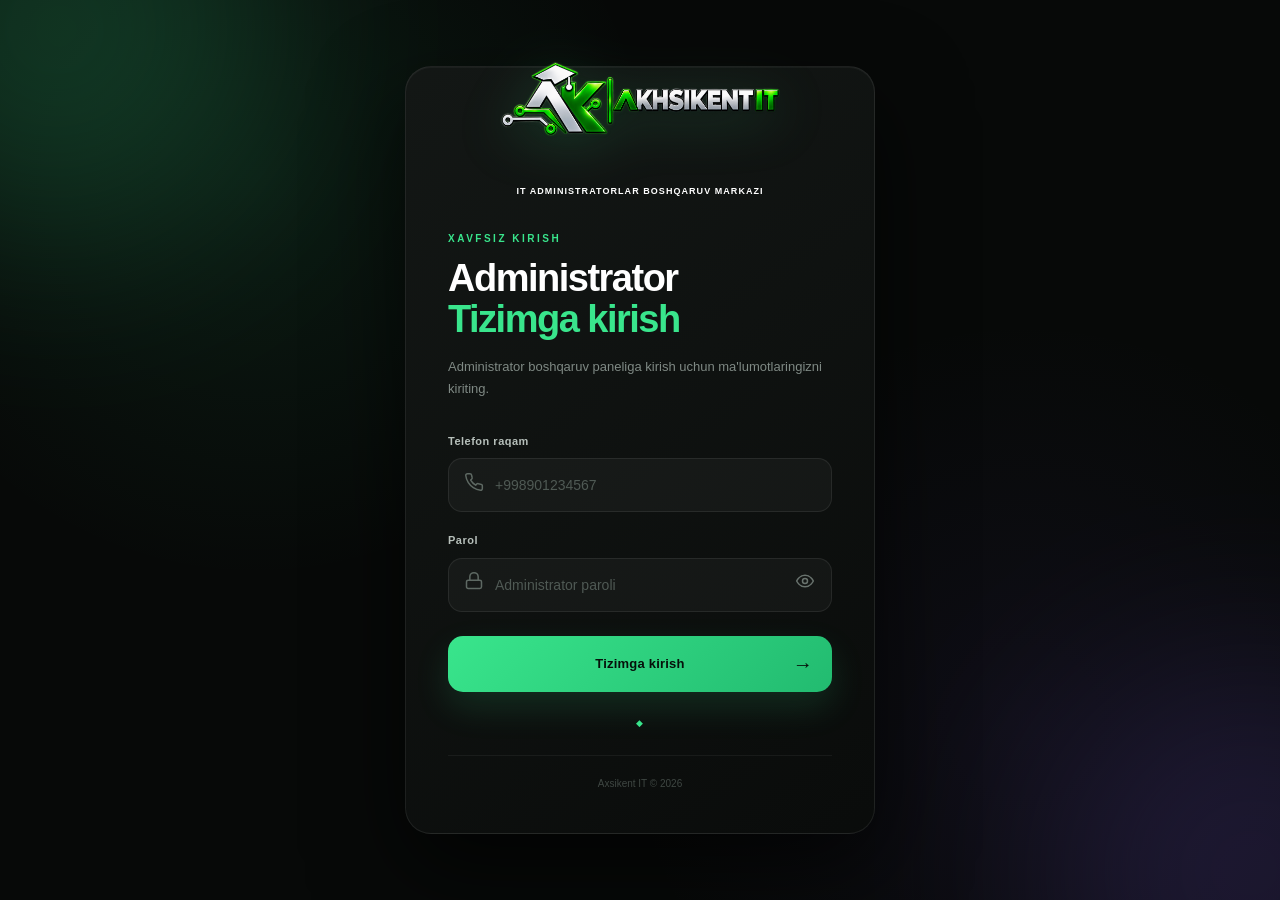
<file: frontend/admin/index.html>
<!DOCTYPE html>
<html lang="uz">
<head>
    <meta charset="UTF-8">
    <meta name="viewport" content="width=device-width, initial-scale=1.0">

    <title>Akhsikent IT — Boshqaruv markazi</title>

    <meta
        name="description"
       content="Akhsikent IT — Administratorlar boshqaruv markazi"
    >

    <link rel="stylesheet" href="admin.css?v=20260927-04">

<style>
/* Parent Panel — Lucide-style inline SVG controls */
.nav-icon svg,.action-icon{width:18px;height:18px;display:inline-block;vertical-align:-4px;flex:0 0 auto}
.nav-item .nav-icon{display:inline-flex;align-items:center;justify-content:center}
.action-icon{margin-right:7px;stroke-linecap:round;stroke-linejoin:round}
</style>
</head>

<body>
    <!-- =====================================================
         APP
    ====================================================== -->

    <div id="adminApp" class="admin-app">

        <!-- =================================================
             SIDEBAR
        ================================================== -->

        <aside class="sidebar" id="sidebar">

            <div class="brand">

                <div class="brand-mark">
                    <img src="../assets/Sayt%20logo3.png?v=20261002-02" alt="Axsikent IT">
                </div>

                <div class="brand-info">
                    <small>IT ADMINISTRATORLAR BOSHQARUV MARKAZI</small>
                </div>

            </div>

            <div class="test-mode-banner" aria-label="Test rejimi"><div class="test-mode-track"><span class="test-mode-text">Sayt hozirda Test rejimida ishlamoqda.</span><span class="test-mode-text">Sayt hozirda Test rejimida ishlamoqda.</span></div></div>


            <!-- MAIN NAVIGATION -->

            <nav class="sidebar-nav">

                <div class="nav-section">
                    <span class="nav-section-title">BOSHQARUV</span>

                    <button class="nav-item active" data-section="dashboard">
                        <span class="nav-icon" aria-hidden="true"><svg viewBox="0 0 24 24" fill="none"><path d="M4 4h6v6H4zM14 4h6v6h-6zM4 14h6v6H4zM14 14h6v6h-6z" stroke="currentColor" stroke-width="1.7" stroke-linejoin="round"/></svg></span>
                        <span>BO'LIMLAR</span>
                    </button>

                </div>


                <div class="nav-section">
                    <span class="nav-section-title">TA'LIM</span>

                    <button class="nav-item" data-section="students">
                        <span class="nav-icon" aria-hidden="true"><svg viewBox="0 0 24 24" fill="none"><circle cx="12" cy="8" r="3.2" stroke="currentColor" stroke-width="1.8"/><path d="M5 20c.6-3.5 3-5.3 7-5.3s6.4 1.8 7 5.3" stroke="currentColor" stroke-width="1.8" stroke-linecap="round"/></svg></span>
                        <span>O‘quvchilar</span>
                    </button>

                    <button class="nav-item" data-section="parents">
                        <span class="nav-icon" aria-hidden="true"><svg class="action-icon" viewBox="0 0 24 24" fill="none" stroke="currentColor" stroke-width="1.8"><path d="M16 21v-2a4 4 0 0 0-4-4H6a4 4 0 0 0-4 4v2"/><circle cx="9" cy="7" r="4"/><path d="M22 21v-2a4 4 0 0 0-3-3.87M16 3.13a4 4 0 0 1 0 7.75"/></svg></span>
                        <span>Ota-onalar</span>
                    </button>

                    <button class="nav-item" data-section="teachers">
                        <span class="nav-icon" aria-hidden="true"><svg viewBox="0 0 24 24" fill="none"><circle cx="12" cy="8" r="3" stroke="currentColor" stroke-width="1.8"/><path d="M4 20c.7-4 3.3-6 8-6s7.3 2 8 6" stroke="currentColor" stroke-width="1.8" stroke-linecap="round"/><path d="M3 12h3M18 12h3" stroke="currentColor" stroke-width="1.5" stroke-linecap="round"/></svg></span>
                        <span>O‘qituvchilar</span>
                    </button>

                    <button class="nav-item" data-section="courses">
                        <span class="nav-icon" aria-hidden="true"><svg viewBox="0 0 24 24" fill="none"><rect x="4" y="4" width="16" height="16" rx="2.5" stroke="currentColor" stroke-width="1.8"/><path d="M8 9h8M8 13h5M8 17h8" stroke="currentColor" stroke-width="1.7" stroke-linecap="round"/></svg></span>
                        <span>Kurslar</span>
                    </button>

                    <button class="nav-item" data-section="groups">
                        <span class="nav-icon" aria-hidden="true"><svg viewBox="0 0 24 24" fill="none"><path d="M12 3l8 5v8l-8 5-8-5V8l8-5Z" stroke="currentColor" stroke-width="1.7" stroke-linejoin="round"/><path d="M8 10h8M8 14h5" stroke="currentColor" stroke-width="1.6" stroke-linecap="round"/></svg></span>
                        <span>Guruhlar</span>
                    </button>

                    <button class="nav-item" data-section="groups-students">
                        <span class="nav-icon" aria-hidden="true"><svg viewBox="0 0 24 24" fill="none"><path d="M4 4h6v6H4zM14 4h6v6h-6zM4 14h6v6H4zM14 14h6v6h-6z" stroke="currentColor" stroke-width="1.7" stroke-linejoin="round"/></svg></span>
                        <span>Guruh o‘quvchilari</span>
                    </button>

                    <button class="nav-item" data-section="homework">
                        <span class="nav-icon" aria-hidden="true"><svg viewBox="0 0 24 24" fill="none"><path d="m5 12 4 4L19 6" stroke="currentColor" stroke-width="2" stroke-linecap="round" stroke-linejoin="round"/><circle cx="12" cy="12" r="9" stroke="currentColor" stroke-width="1.4"/></svg></span>
                        <span>Uy vazifalari</span>
                    </button>

                </div>


                <div class="nav-section">
                    <span class="nav-section-title">CRM</span>

                    <button class="nav-item" data-section="leads">
                        <span class="nav-icon" aria-hidden="true"><svg viewBox="0 0 24 24" fill="none"><path d="M5 19 19 5M10 5h9v9" stroke="currentColor" stroke-width="1.8" stroke-linecap="round" stroke-linejoin="round"/><path d="M19 14v4a1 1 0 0 1-1 1H6a1 1 0 0 1-1-1v-4" stroke="currentColor" stroke-width="1.6" stroke-linecap="round"/></svg></span>
                        <span>Arizalar</span>
                        <span class="nav-badge" id="leadBadge">0</span>
                    </button>

                </div>


                <div class="nav-section">
                    <span class="nav-section-title">MUKOFOTLAR</span>

                    <button class="nav-item" data-section="rewards">
                        <span class="nav-icon" aria-hidden="true"><svg viewBox="0 0 24 24" fill="none"><path d="m12 3 1.9 5.1L19 10l-5.1 1.9L12 17l-1.9-5.1L5 10l5.1-1.9L12 3Z" stroke="currentColor" stroke-width="1.7" stroke-linejoin="round"/><path d="m19 16 .8 2.2L22 19l-2.2.8L19 22l-.8-2.2L16 19l2.2-.8L19 16Z" stroke="currentColor" stroke-width="1.3"/></svg></span>
                        <span>Mukofotlar</span>
                    </button>

                    <button class="nav-item" data-section="orders">
                        <span class="nav-icon" aria-hidden="true"><svg viewBox="0 0 24 24" fill="none"><path d="M12 3l8 5v8l-8 5-8-5V8l8-5Z" stroke="currentColor" stroke-width="1.7" stroke-linejoin="round"/><path d="M8 10h8M8 14h5" stroke="currentColor" stroke-width="1.6" stroke-linecap="round"/></svg></span>
                        <span>Buyurtmalar</span>
                    </button>

                    <button class="nav-item" data-section="books">
                        <span class="nav-icon" aria-hidden="true"><svg viewBox="0 0 24 24" fill="none"><path d="M5 4h14v16H5z" stroke="currentColor" stroke-width="1.8"/><path d="M8 8h8M8 12h8M8 16h5" stroke="currentColor" stroke-width="1.6" stroke-linecap="round"/></svg></span>
                        <span>Kitoblar</span>
                    </button>

                    <button class="nav-item" data-section="podcasts"><span class="nav-icon" aria-hidden="true"><svg viewBox="0 0 24 24" fill="none"><circle cx="12" cy="8" r="3" stroke="currentColor" stroke-width="1.8"/><path d="M4 20c.7-4 3.3-6 8-6s7.3 2 8 6" stroke="currentColor" stroke-width="1.8" stroke-linecap="round"/><path d="M3 12h3M18 12h3" stroke="currentColor" stroke-width="1.5" stroke-linecap="round"/></svg></span><span>Podcastlar</span></button>
                    <button class="nav-item" data-section="trainings"><span class="nav-icon" aria-hidden="true"><svg viewBox="0 0 24 24" fill="none"><path d="M12 3 20 12l-8 9-8-9 8-9Z" stroke="currentColor" stroke-width="1.7" stroke-linejoin="round"/><circle cx="12" cy="12" r="2" stroke="currentColor" stroke-width="1.5"/></svg></span><span>Treninglar</span></button>
                    <button class="nav-item" data-section="exams"><span class="nav-icon" aria-hidden="true"><svg viewBox="0 0 24 24" fill="none"><path d="M12 3l8 5v8l-8 5-8-5V8l8-5Z" stroke="currentColor" stroke-width="1.7" stroke-linejoin="round"/><path d="M8 10h8M8 14h5" stroke="currentColor" stroke-width="1.6" stroke-linecap="round"/></svg></span><span>Imtihonlar</span></button>
                    <button class="nav-item" data-section="online-tests"><span class="nav-icon" aria-hidden="true"><svg viewBox="0 0 24 24" fill="none"><rect x="4" y="4" width="16" height="16" rx="2.5" stroke="currentColor" stroke-width="1.8"/><path d="M8 9h8M8 13h5M8 17h8" stroke="currentColor" stroke-width="1.7" stroke-linecap="round"/></svg></span><span>Online Test</span></button>
                    <button class="nav-item" data-section="online-test-list"><span class="nav-icon">◫</span><span>Online testlar ro‘yxati</span></button>
                    <button class="nav-item" data-section="locked-tests"><span class="nav-icon" aria-hidden="true"><svg viewBox="0 0 24 24" fill="none"><path d="M12 3 20 12l-8 9-8-9 8-9Z" stroke="currentColor" stroke-width="1.7" stroke-linejoin="round"/><circle cx="12" cy="12" r="2" stroke="currentColor" stroke-width="1.5"/></svg></span><span>Qulflangan testlar</span></button>

                    <button class="nav-item" data-section="ranking">
                        <span class="nav-icon" aria-hidden="true"><svg viewBox="0 0 24 24" fill="none"><path d="m12 4 8 15H4L12 4Z" stroke="currentColor" stroke-width="1.8" stroke-linejoin="round"/><path d="M12 9v5M12 17h.01" stroke="currentColor" stroke-width="1.8" stroke-linecap="round"/></svg></span>
                       <span>Reyting</span>
                    </button>

                </div>


                <div class="nav-section">
                   <span class="nav-section-title">TAHLIL VA HISOBOTLAR</span>

                    <button class="nav-item" data-section="reports">
                        <span class="nav-icon" aria-hidden="true"><svg viewBox="0 0 24 24" fill="none"><path d="M5 19V5M5 19h15" stroke="currentColor" stroke-width="1.7" stroke-linecap="round"/><path d="M9 16v-5M13 16V8M17 16v-9" stroke="currentColor" stroke-width="2" stroke-linecap="round"/></svg></span>
                        <span>Hisobotlar</span>
                    </button>

                </div>


                <div class="nav-section" id="administratorNavSection">

                    <span class="nav-section-title">TIZIM BOSHQARUVI</span>

                    <button
                        class="nav-item"
                        id="administratorNav"
                        data-section="administrators"
                        hidden
                    >
                        <span class="nav-icon" aria-hidden="true"><svg viewBox="0 0 24 24" fill="none"><circle cx="12" cy="7" r="3" stroke="currentColor" stroke-width="1.8"/><path d="M6 20c.5-3.5 2.5-5.5 6-5.5s5.5 2 6 5.5" stroke="currentColor" stroke-width="1.8" stroke-linecap="round"/><path d="M9 20h6" stroke="currentColor" stroke-width="1.6" stroke-linecap="round"/></svg></span>
                        <span>Administratorlar</span>
                    </button>

                </div>


                <div class="nav-section">

                    <button class="nav-item" data-section="settings">
                        <span class="nav-icon" aria-hidden="true"><svg viewBox="0 0 24 24" fill="none"><circle cx="12" cy="12" r="3" stroke="currentColor" stroke-width="1.8"/><path d="M19 12a7 7 0 0 0-.2-1.6l1.5-1.2-1.8-3-1.8.8a7 7 0 0 0-2.8-1.6L13.7 3h-3.4l-.3 2.4a7 7 0 0 0-2.8 1.6l-1.8-.8-1.8 3 1.5 1.2A7 7 0 0 0 5 12c0 .6.1 1.1.2 1.6l-1.5 1.2 1.8 3 1.8-.8a7 7 0 0 0 2.8 1.6l.3 2.4h3.4l.3-2.4a7 7 0 0 0 2.8-1.6l1.8.8 1.8-3-1.5-1.2c.1-.5.2-1 .2-1.6Z" stroke="currentColor" stroke-width="1.4" stroke-linejoin="round"/></svg></span>
                        <span>Sozlamalar</span>
                    </button>

                    <button class="nav-item" data-section="support">
                        <span class="nav-icon" aria-hidden="true"><svg viewBox="0 0 24 24" fill="none"><circle cx="12" cy="12" r="9" stroke="currentColor" stroke-width="1.8"/><path d="M9.8 9a2.3 2.3 0 1 1 3.9 1.7c-1 .9-1.7 1.3-1.7 2.8" stroke="currentColor" stroke-width="1.7" stroke-linecap="round"/><path d="M12 17h.01" stroke="currentColor" stroke-width="2.2" stroke-linecap="round"/></svg></span>
                        <span>Texnik yordam</span>
                    </button>

                </div>

            </nav>


            <!-- ADMIN PROFILE -->

            <div class="sidebar-footer">

                <div class="admin-profile">

                    <div class="admin-avatar">
                        A
                    </div>

                    <div class="admin-profile-info">
                        <strong id="adminName">Axsikent Admin</strong>
                        <span>Administrator</span>
                    </div>

                    <button
                        class="logout-btn"
                        id="logoutBtn"
                        title="Chiqish"
                    >
                        ⤴
                    </button>

                </div>

            </div>

        </aside>


        <!-- =================================================
             MAIN CONTENT
        ================================================== -->

        <main class="main-content">

            <!-- TOPBAR -->

            <header class="topbar">

                <button
                    class="mobile-menu-btn"
                    id="mobileMenuBtn"
                    aria-label="Menu"
                >
                    ☰
                </button>


                <button type="button" class="section-back-btn" id="sectionBackBtn" hidden aria-label="Orqaga" onclick="goBackSection()"><span>←</span></button>

                <div class="page-heading">

                    <div class="breadcrumb">
                        Axsikent IT
                        <span>/</span>
                        <span id="breadcrumbCurrent">
                            BOSHQARUV MARKAZI
                        </span>
                    </div>

                    <h1 id="pageTitle">
                        ADMINISTRATORLAR BOSHQARUV MARKAZI
                    </h1>

                </div>


                <div class="topbar-actions">

                    <button
                        class="topbar-icon-btn"
                        id="refreshBtn"
                        title="Yangilash"
                    >
                        ↻
                    </button>

                    <button
                        class="topbar-icon-btn notification-btn"
                        id="notificationBtn"
                        title="Bildirishnomalar"
                    >
                        ◌
                        <span class="notification-dot"></span>
                    </button>

                </div>

            </header>


            <!-- CONTENT -->

            <div class="content-area" id="contentArea">


                <!-- =========================================
                     DASHBOARD
                ========================================== -->

                <section
                    class="page-section active"
                    id="section-dashboard"
                >

                    <div class="section-intro">

                        <div>
                            <span class="eyebrow">
                                ADMINISTRATOR
                            </span>

                            <h2>
                                Boshqaruv ko‘rinishi
                            </h2>

                            <p>
                                Axsikent IT platformasining asosiy
                                boshqaruv markazi.
                            </p>
                        </div>

                        <div class="system-status">
                            <span class="status-pulse"></span>
                           <span>Tizim faol</span>
                        </div>

                    </div>


                    <!-- STAT CARDS -->

                    <div class="stats-grid">

                        <article class="stat-card" data-section="students" role="button" tabindex="0">
                            <div class="stat-card-top">
                                <span class="stat-label">
                                    O‘QUVCHILAR
                                </span>

                                <span class="stat-icon">
                                    ◎
                                </span>
                            </div>

                            <strong
                                class="stat-value"
                                id="statStudents"
                            >
                                —
                            </strong>

                            <span class="stat-meta">
                                Faol o‘quvchilar
                            </span>
                        </article>


                        <article class="stat-card" data-section="teachers" role="button" tabindex="0">
                            <div class="stat-card-top">
                                <span class="stat-label">
                                    O‘QITUVCHILAR
                                </span>

                                <span class="stat-icon">
                                    ◉
                                </span>
                            </div>

                            <strong
                                class="stat-value"
                                id="statTeachers"
                            >
                                —
                            </strong>

                            <span class="stat-meta">
                                Faol o‘qituvchilar
                            </span>
                        </article>


                        <article class="stat-card" data-section="courses" role="button" tabindex="0">
                            <div class="stat-card-top">
                                <span class="stat-label">
                                    KURSLAR
                                </span>

                                <span class="stat-icon">
                                    ▣
                                </span>
                            </div>

                            <strong
                                class="stat-value"
                                id="statCourses"
                            >
                                —
                            </strong>

                            <span class="stat-meta">
                                Aktiv kurslar
                            </span>
                        </article>


                        <article class="stat-card accent-card" data-section="orders" role="button" tabindex="0">
                            <div class="stat-card-top">
                                <span class="stat-label">
                                    BUYURTMALAR
                                </span>

                                <span class="stat-icon">
                                    ◇
                                </span>
                            </div>

                            <strong
                                class="stat-value"
                                id="statOrders"
                            >
                                —
                            </strong>

                            <span class="stat-meta">
                                Kutilayotgan buyurtmalar
                            </span>
                        </article>

                    </div>


                    <!-- SECOND ROW -->

                    <div class="dashboard-grid">


                        <!-- SHOP OVERVIEW -->

                        <article class="panel-card">

                            <div class="panel-header">

                                <div>
                                    <span class="panel-eyebrow">
                                        MUKOFOTLAR
                                    </span>

                                    <h3>
                                        Mukofotlar tizimi
                                    </h3>
                                </div>

                                <button
                                    class="panel-link"
                                    data-section="rewards"
                                >
                                    Boshqarish →
                                </button>

                            </div>


                            <div class="reward-overview">

                                <div class="overview-item">

                                    <span
                                        class="overview-value"
                                        id="statProducts"
                                    >
                                        —
                                    </span>

                                    <span>
                                        Jami mukofot
                                    </span>

                                </div>


                                <div class="overview-item">

                                    <span
                                        class="overview-value"
                                        id="statActiveProducts"
                                    >
                                        —
                                    </span>

                                    <span>
                                        Aktiv
                                    </span>

                                </div>


                                <div class="overview-item">

                                    <span
                                        class="overview-value"
                                        id="statPendingOrders"
                                    >
                                        —
                                    </span>

                                    <span>
                                        Kutilmoqda
                                    </span>

                                </div>

                            </div>

                        </article>


                        <!-- QUICK ACTIONS -->

                        <article class="panel-card">

                            <div class="panel-header">

                                <div>
                                    <span class="panel-eyebrow">
                                        TEZKOR AMALLAR
                                    </span>
                                    <h3>
                                        Tezkor amallar
                                    </h3>
                                </div>

                            </div>


                            <div class="quick-actions">

                                <button
                                    class="quick-action"
                                    data-section="students"
                                >
                                    <span class="quick-icon">
                                        ◎
                                    </span>

                                    <span>
                                        O‘quvchi
                                        <small>
                                            Profil boshqarish
                                        </small>
                                    </span>

                                    <b>→</b>
                                </button>


                                <button
                                    class="quick-action"
                                    data-section="courses"
                                >
                                    <span class="quick-icon">
                                        ▣
                                    </span>

                                    <span>
                                        Kurs
                                        <small>
                                            Yangi kurs yaratish
                                        </small>
                                    </span>

                                    <b>→</b>
                                </button>


                                <button
                                    class="quick-action"
                                    data-section="rewards"
                                >
                                    <span class="quick-icon">
                                        ✦
                                    </span>

                                    <span>
                                        Mukofot
                                        <small>
                                            Shop boshqarish
                                        </small>
                                    </span>

                                    <b>→</b>
                                </button>


                                <button
                                    class="quick-action"
                                    data-section="leads"
                                >
                                    <span class="quick-icon">
                                        ↗
                                    </span>

                                    <span>
                                        Ariza
                                        <small>
                                            Leadlarni ko‘rish
                                        </small>
                                    </span>

                                    <b>→</b>
                                </button>

                            </div>

                        </article>

                    </div>


                </section>


                <!-- =========================================
                     PLACEHOLDER SECTIONS
                ========================================== -->

                <section class="page-section" id="section-students">

    <div class="section-header">
        <div>
            <div class="section-eyebrow">TA’LIM / O‘QUVCHILAR</div>
            <h2>O‘quvchilar</h2>
            <p>Platformadagi barcha o‘quvchilarni boshqaring.</p>
        </div>
    </div>

    <div class="admin-panel students-panel">

        <div class="panel-header">
            <div>
                <h3>O‘quvchilar ro‘yxati</h3>
                <p>O‘quvchilar ro‘yxati va akkaunt holati</p>
            </div>

            <button
                class="panel-link"
                data-section="students"
                onclick="loadStudents()"
            >
                ↻ Yangilash
            </button>
        </div>

        <div id="studentsContent">
            <div class="module-loading">
                <div class="module-spinner"></div>
                <span>O‘quvchilar yuklanmoqda...</span>
            </div>
        </div>

    </div>

</section>

                <section class="page-section" id="section-parents">
                    <div class="section-header">
                        <div>
                            <div class="section-eyebrow">TA’LIM / OILA</div>
                            <h2>Ota-onalar</h2>
                            <p>Ota-ona akkauntlarini yarating va farzandlarini xavfsiz bog‘lang.</p>
                        </div>
                        <div class="module-actions">
                            <button class="panel-link" type="button" onclick="openParentCreate()"><svg class="action-icon" viewBox="0 0 24 24" fill="none" stroke="currentColor" stroke-width="1.8" aria-hidden="true"><path d="M16 21v-2a4 4 0 0 0-4-4H6a4 4 0 0 0-4 4v2"/><circle cx="9" cy="7" r="4"/><path d="M19 8v6M22 11h-6"/></svg> Ota-ona qo‘shish</button>
                            <button class="panel-link" type="button" onclick="loadParents()"><svg class="action-icon" viewBox="0 0 24 24" fill="none" stroke="currentColor" stroke-width="1.8" aria-hidden="true"><path d="M20 11a8 8 0 1 0 2 5.3"/><path d="M20 5v6h-6"/></svg> Yangilash</button>
                        </div>
                    </div>

                    <div class="admin-panel parent-management-panel">
                        <div class="panel-header">
                            <div>
                                <span class="panel-eyebrow">PARENT ACCESS</span>
                                <h3>Ota-ona boshqaruvi</h3>
                                <p>Login ma’lumotlari va farzand biriktirish shu yerda boshqariladi.</p>
                            </div>
                        </div>

                        <form id="parentCreateForm" class="parent-create-form" hidden>
                            <div class="parent-form-grid">
                                <label><span>To‘liq ism</span><input id="parentCreateName" minlength="2" maxlength="150" required placeholder="Masalan: Aliyev Akmal"></label>
                                <label><span>Telefon raqam</span><input id="parentCreatePhone" inputmode="tel" required placeholder="+998 90 123 45 67"></label>
                                <label><span>Parol</span><input id="parentCreatePassword" type="password" minlength="8" maxlength="128" required placeholder="Kamida 8 ta belgi"></label>
                            </div>
                            <div class="parent-child-picker">
                                <div class="parent-picker-title">Farzand(lar)ni tanlang</div>
                                <div id="parentStudentOptions" class="parent-student-options">
                                    <div class="module-loading"><div class="module-spinner"></div><span>O‘quvchilar yuklanmoqda...</span></div>
                                </div>
                            </div>
                            <div class="parent-form-actions">
                                <button type="submit" class="administrator-submit" id="parentCreateSubmit"><svg class="action-icon" viewBox="0 0 24 24" fill="none" stroke="currentColor" stroke-width="1.8" aria-hidden="true"><path d="M15 19a4 4 0 0 0-8 0"/><circle cx="11" cy="8" r="3"/><path d="M19 8v6M16 11h6"/></svg> Ota-onani yaratish</button>
                                <button type="button" class="panel-link" onclick="closeParentCreate()"><svg class="action-icon" viewBox="0 0 24 24" fill="none" stroke="currentColor" stroke-width="1.8" aria-hidden="true"><path d="m7 7 10 10M17 7 7 17"/></svg> Bekor qilish</button>
                            </div>
                            <div id="parentCreateMessage" class="teacher-create-message" aria-live="polite"></div>
                        </form>

                        <div id="parentsContent">
                            <div class="module-loading"><div class="module-spinner"></div><span>Ota-onalar yuklanmoqda...</span></div>
                        </div>
                    </div>
                </section>

                <section class="page-section" id="section-teachers"><div class="section-header"><div><div class="section-eyebrow">TA’LIM / O‘QITUVCHILAR</div><h2>O‘qituvchilar</h2><p>O‘qituvchilarni boshqaring va holatini nazorat qiling.</p></div><div class="module-actions"><input id="teacherSearch" class="students-search" type="search" placeholder="O‘qituvchi qidirish..." oninput="filterTeachers()"><button class="panel-link" onclick="openTeacherCreate()">＋ O‘qituvchi qo‘shish</button><button class="panel-link" onclick="loadTeachers()">↻ Yangilash</button></div></div><div class="admin-panel teacher-register-panel"><div class="panel-header"><div><span class="panel-eyebrow">ADMIN / TEACHER ACCESS</span><h3>Yangi o‘qituvchi ro‘yxatdan o‘tkazish</h3><p>Akkauntni administrator yaratadi. O‘qituvchi mustaqil ro‘yxatdan o‘ta olmaydi.</p></div></div><form id="teacherCreateForm" class="teacher-create-form" hidden><label><span>To‘liq ism-familiya</span><input id="teacherCreateName" required minlength="2" maxlength="150" placeholder="Masalan: Ali Valiyev"></label><label><span>Telefon raqam</span><input id="teacherCreatePhone" required inputmode="tel" placeholder="+998 90 123 45 67"></label><label><span>Parol</span><div class="premium-password-field"><input id="teacherCreatePassword" required minlength="8" type="password" placeholder="Kamida 8: harf + raqam + maxsus belgi"><button type="button" class="password-eye" data-password-target="teacherCreatePassword" aria-label="Parolni ko‘rsatish">◉</button></div></label><label><span>Parolni takrorlang</span><div class="premium-password-field"><input id="teacherCreatePassword2" required minlength="8" type="password" placeholder="Parolni qayta kiriting"><button type="button" class="password-eye" data-password-target="teacherCreatePassword2" aria-label="Parolni ko‘rsatish">◉</button></div></label><label><span>Tug‘ilgan sana</span><input id="teacherCreateBirthDate" required type="date"></label><label><span>Yo‘nalish / fan</span><select id="teacherCreateSubject" required><option value="">Yo‘nalishni tanlang</option><option>Sun’iy intellekt</option><option>Mental arifmetika</option><option>Ingliz tili</option><option>Frontend</option><option>Backend</option><option>Python</option><option>Grafik dizayn</option><option>Kompyuter savodxonligi</option><option>Scratch</option><option>IELTS</option><option>Boshqa</option></select></label><div class="teacher-create-actions"><button type="submit" class="administrator-submit">O‘qituvchini ro‘yxatdan o‘tkazish</button><button type="button" class="panel-link" onclick="closeTeacherCreate()">Bekor qilish</button></div><div id="teacherCreateMessage" class="teacher-create-message"></div></form><div id="teachersContent"><div class="module-loading"><div class="module-spinner"></div><span>O‘qituvchilar yuklanmoqda...</span></div></div></div></section>


                <section class="page-section" id="section-courses"><div class="section-header"><div><div class="section-eyebrow">TA’LIM / KURSLAR</div><h2>Kurslar</h2><p>Kurslar, kategoriyalar va faollik holatini boshqaring.</p></div><div class="module-actions"><button class="panel-link" onclick="openCourseCreate()">＋ Kurs yaratish</button><button class="panel-link" onclick="loadCourses()">↻ Yangilash</button></div></div><div class="admin-panel"><div class="panel-header"><div><h3>Kurslar ro‘yxati</h3><p>Platformadagi ta’lim kurslari</p></div></div><div id="coursesContent"><div class="module-loading"><div class="module-spinner"></div><span>Kurslar yuklanmoqda...</span></div></div></div></section>


                <section class="page-section" id="section-groups"><div class="section-header"><div><div class="section-eyebrow">TA’LIM / GURUHLAR</div><h2>Guruhlar</h2><p>Kurs guruhlari va o‘quvchilar sig‘imini boshqaring.</p></div><div class="module-actions"><button class="panel-link" onclick="openGroupCreate()">＋ Guruh yaratish</button><button class="panel-link" onclick="loadGroups()">↻ Yangilash</button></div></div><div class="admin-panel"><div class="panel-header"><div><h3>Guruhlar ro‘yxati</h3><p>Kurs, o‘qituvchi va o‘quvchilar</p></div></div><div id="groupsContent"><div class="module-loading"><div class="module-spinner"></div><span>Guruhlar yuklanmoqda...</span></div></div></div></section>


                <section class="page-section" id="section-groups-students"><div class="section-header"><div><div class="section-eyebrow">TA’LIM / GURUHLAR</div><h2>Guruh o‘quvchilari</h2><p>Har bir guruh tarkibidagi o‘quvchilarni alohida ko‘ring va boshqaring.</p></div><div class="module-actions"><button class="panel-link" onclick="loadGroupStudents()">↻ Yangilash</button></div></div><div class="admin-panel"><div class="panel-header"><div><h3>Guruhlar bo‘yicha o‘quvchilar</h3><p>Guruh → o‘quvchilar tarkibi</p></div></div><div id="groupStudentsContent"><div class="module-loading"><div class="module-spinner"></div><span>Guruhlar yuklanmoqda...</span></div></div></div></section>


                <section class="page-section" id="section-homework">

    <div class="section-header">
        <div>
            <div class="section-eyebrow">
                TA’LIM / UY VAZIFALARI
            </div>

            <h2>Uy vazifalari</h2>

            <p>
                O‘quvchilar topshirgan vazifalar va javoblarni nazorat qiling.
            </p>
        </div>
    </div>


    <div class="admin-panel homework-panel">

        <div class="panel-header">
            <div>
                <h3>Topshirilgan vazifalar</h3>

                <p>
                    O‘quvchilar bajargan vazifalar
                </p>
            </div>

            <button
                class="panel-link"
                data-section="homework"
                onclick="loadHomeworkSubmissions()"
            >
                ↻ Yangilash
            </button>
        </div>


        <div class="homework-stats">

            <div class="homework-stat-card">
                <span>📝</span>
                <div>
                    <small>Jami topshiriqlar</small>
                    <strong id="homeworkTotal">0</strong>
                </div>
            </div>

            <div class="homework-stat-card">
                <span>⏳</span>
                <div>
                    <small>Kutilmoqda</small>
                    <strong id="homeworkPending">0</strong>
                </div>
            </div>

            <div class="homework-stat-card">
                <span>✅</span>
                <div>
                    <small>Tekshirilgan</small>
                    <strong id="homeworkChecked">0</strong>
                </div>
            </div>

        </div>


        <div class="students-toolbar">

            <div class="students-search">

                <span>⌕</span>

                <input
                    type="text"
                    id="homeworkSearch"
                    placeholder="O‘quvchi yoki vazifani qidirish..."
                    oninput="filterHomeworkSubmissions()"
                >

            </div>

        </div>


        <div id="homeworkSubmissionsContent">

            <div class="module-loading">

                <div class="module-spinner"></div>

                <span>
                    Topshirilgan vazifalar yuklanmoqda...
                </span>

            </div>

        </div>

    </div>

</section>


                <section
                    class="page-section"
                    id="section-leads"
                >
                    <div class="section-header">
                        <div>
                            <div class="section-eyebrow">ALOQA / ARIZALAR</div>
                            <h2>Arizalar</h2>
                            <p>Saytdan kelgan arizalarni boshqaring.</p>
                        </div>
                        <button class="panel-link" data-section="leads" onclick="loadLeads()">↻ Yangilash</button>
                    </div>

                    <div class="admin-panel">
                        <div class="panel-header">
                            <div>
                                <h3>Arizalar ro‘yxati</h3>
                                <p>Yangi mijozlar va kursga qiziqishlar</p>
                            </div>
                        </div>

                        <div id="leadsContent">
                            <div class="module-loading">
                                <div class="module-spinner"></div>
                                <span>Arizalar yuklanmoqda...</span>
                            </div>
                        </div>
                    </div>
                </section>


                <section class="page-section" id="section-rewards"><div class="section-header"><div><div class="section-eyebrow">MUKOFOTLAR / SHOP</div><h2>Mukofotlar</h2><p>Coin, Crystal va mukofot mahsulotlarini boshqaring.</p></div><div class="module-actions"><button class="panel-link" onclick="openProductCreate()">＋ Mukofot qo‘shish</button><button class="panel-link" onclick="loadRewards()">↻ Yangilash</button></div></div><div class="admin-panel"><div class="panel-header"><div><h3>Mukofotlar ro‘yxati</h3><p>Shop mahsulotlari</p></div></div><div id="rewardsContent"><div class="module-loading"><div class="module-spinner"></div><span>Mukofotlar yuklanmoqda...</span></div></div></div></section>


                <section class="page-section" id="section-orders"><div class="section-header"><div><div class="section-eyebrow">MUKOFOTLAR / BUYURTMALAR</div><h2>Buyurtmalar</h2><p>O‘quvchilar buyurtmalarini nazorat qiling.</p></div><button class="panel-link" onclick="loadOrders()">↻ Yangilash</button></div><div class="admin-panel"><div class="panel-header"><div><h3>Buyurtmalar ro‘yxati</h3><p>Shop buyurtmalari va statuslari</p></div></div><div id="ordersContent"><div class="module-loading"><div class="module-spinner"></div><span>Buyurtmalar yuklanmoqda...</span></div></div></div></section>


                <section class="page-section" id="section-books"><div class="section-header"><div><div class="section-eyebrow">MUKOFOTLAR / KITOBLAR</div><h2>Kitoblar</h2><p>Kitoblar katalogini boshqaring.</p></div><div class="module-actions"><button class="panel-link" onclick="openBookCreate()">＋ Kitob qo‘shish</button><button class="panel-link" onclick="loadBooks()">↻ Yangilash</button></div></div><div class="admin-panel"><div class="panel-header"><div><h3>Kitoblar ro‘yxati</h3><p>Kitob katalogi</p></div></div><div id="booksContent"><div class="module-loading"><div class="module-spinner"></div><span>Kitoblar yuklanmoqda...</span></div></div></div></section>


                <section class="page-section" id="section-podcasts"><div class="section-header"><div><div class="section-eyebrow">MEDIA / PODCASTLAR</div><h2>Podcastlar</h2><p>Student paneldagi audio materiallarni boshqaring.</p></div><div class="module-actions"><button class="panel-link" onclick="openPodcastCreate()">＋ Podcast qo‘shish</button><button class="panel-link" onclick="loadPodcasts()">↻ Yangilash</button></div></div><div class="admin-panel"><div id="podcastsContent"><div class="module-loading"><div class="module-spinner"></div><span>Podcastlar yuklanmoqda...</span></div></div></div></section>

                <section class="page-section" id="section-trainings"><div class="section-header"><div><div class="section-eyebrow">EVENTS / TRENINGLAR</div><h2>Treninglar</h2><p>Studentlar ro‘yxatdan o‘tadigan treninglarni boshqaring.</p></div><div class="module-actions"><button class="panel-link" onclick="openTrainingCreate()">＋ Trening qo‘shish</button><button class="panel-link" onclick="loadTrainings()">↻ Yangilash</button></div></div><div class="admin-panel"><div id="trainingsContent"><div class="module-loading"><div class="module-spinner"></div><span>Treninglar yuklanmoqda...</span></div></div></div></section>

                <section class="page-section" id="section-exams"><div class="section-header"><div><div class="section-eyebrow">ASSESSMENT / IMTIHONLAR</div><h2>Imtihonlar</h2><p>Studentlar yoziladigan imtihonlar va Online Test boshqaruvi.</p></div><div class="module-actions"><button class="panel-link" onclick="openExamCreate()">＋ Imtihon qo‘shish</button><button class="panel-link" onclick="openOnlineExamCreate()">＋ Online Test</button><button class="panel-link" onclick="loadExams()">↻ Yangilash</button></div></div><div class="admin-panel"><div id="examsContent"><div class="module-loading"><div class="module-spinner"></div><span>Imtihonlar yuklanmoqda...</span></div></div></div></section><section class="page-section" id="section-online-tests">
    <div class="section-header">
        <div>
            <div class="section-eyebrow">ASSESSMENT / ONLINE TEST</div>
            <h2>Online Test</h2>
            <p>Studentlar uchun vaqtli va random savolli online testlarni boshqaring.</p>
        </div>
        <div class="module-actions">
            <button class="panel-link" onclick="openOnlineExamCreate()">＋ Yangi Online Test</button>
        </div>
    </div>

    <div class="admin-panel" id="onlineExamCreatePanel" hidden style="margin-top:16px">
        <div class="panel-header">
            <div>
                <span class="panel-eyebrow">ONLINE TEST</span>
                <h3>Yangi Online Test</h3>
                <p>Test nomi, vaqt va o‘tish balini belgilang.</p>
            </div>
        </div>

        <form id="onlineExamCreateForm" class="administrator-form">
            <label>
                <span>Nomi</span>
                <input id="onlineExamTitle" type="text" required maxlength="200" placeholder="Masalan: Python — Yakuniy test">
            </label>
            <label>
                <span>Tavsif</span>
                <textarea id="onlineExamDescription" rows="3" placeholder="Test haqida qisqacha"></textarea>
            </label>
            <label>
                <span>Vaqt (daqiqa)</span>
                <input id="onlineExamTime" type="number" min="1" max="180" value="30" required>
            </label>
            <label>
                <span>O‘tish bali (%)</span>
                <input id="onlineExamPass" type="number" min="0" max="100" value="80" required>
            </label>
            <label>
                <span>Maksimal urinish</span>
                <input id="onlineExamAttempts" type="number" min="1" max="10" value="1" required>
            </label>
            <label>
                <span>Har urinishdagi random savollar soni</span>
                <input id="onlineExamQuestionLimit" type="number" min="1" max="200" placeholder="Bo‘sh qoldirilsa — barcha savollar">
            </label>
            <button class="administrator-submit" type="submit">Online Test yaratish</button>
        </form>

        <div id="onlineExamCreateMessage"></div>
    </div>

    <div id="onlineExamQuestionsPanel" hidden></div>
</section>

<section class="page-section" id="section-online-test-list"><div class="section-header"><div><div class="section-eyebrow">ASSESSMENT / TESTLAR</div><h2>Online testlar</h2><p>Yaratilgan online testlarni alohida boshqaring.</p></div><button type="button" class="panel-link" onclick="loadOnlineExamAdminList()">↻ Yangilash</button></div><div class="admin-panel"><div id="onlineExamListContent"><div class="module-loading"><div class="module-spinner"></div><span>Online Testlar yuklanmoqda...</span></div></div></div></section>

                <section class="page-section" id="section-locked-tests"><div class="section-header"><div><div class="section-eyebrow">XAVFSIZLIK / QULFLANGAN</div><h2>Qulflangan testlar</h2><p>Testdan chiqib ketgan o‘quvchilarni faqat Administrator qayta ochadi.</p></div><button type="button" class="panel-link" onclick="loadOnlineExamLockedAttempts()">↻ Yangilash</button></div><div class="admin-panel"><div id="onlineExamLockedAttemptsContent"><div class="module-loading"><div class="module-spinner"></div><span>Qulflangan testlar yuklanmoqda...</span></div></div></div></section>

<section class="page-section" id="section-ranking"><div class="section-header"><div><div class="section-eyebrow">MUKOFOTLAR / REYTING</div><h2>Reyting</h2><p>O‘quvchilar reytingini real tizimdan ko‘ring.</p></div><button class="panel-link" onclick="loadRanking()">↻ Yangilash</button></div><div class="admin-panel"><div class="panel-header"><div><h3>O‘quvchilar reytingi</h3><p>Ranking ma’lumotlari</p></div></div><div id="rankingContent"><div class="module-loading"><div class="module-spinner"></div><span>Reyting yuklanmoqda...</span></div></div></div></section>


                <section class="page-section" id="section-reports">
                    <div class="section-header">
                        <div><div class="section-eyebrow">TAHLIL / HISOBOT</div><h2>Hisobotlar</h2><p>Platformadagi asosiy ko‘rsatkichlarni bir joyda ko‘ring.</p></div>
                        <button type="button" class="panel-link" onclick="loadReports()">↻ Yangilash</button>
                    </div>
                    <div class="admin-panel">
                        <div id="reportsContent"><div class="module-loading"><div class="module-spinner"></div><span>Hisobotlar tayyorlanmoqda...</span></div></div>
                    </div>                </section>


                <section
                    class="page-section"
                    id="section-administrators"
                >

                    <div class="section-header">
                        <div>
                            <div class="section-eyebrow">
                                TIZIM / ADMINISTRATORLAR
                            </div>

                            <h2>Administratorlar</h2>

                            <p>
                                Faqat bosh administrator yangi administrator tayinlay oladi.
                            </p>
                        </div>
                    </div>


                    <div class="administrator-layout">

                        <div class="admin-panel administrator-hero">

                            <div class="administrator-hero-icon">
                                ♙
                            </div>

                            <div>
                                <span class="panel-eyebrow">
                                    BOSH ADMINISTRATOR
                                </span>

                                <h3>
                                    Administrator boshqaruvi
                                </h3>

                                <p>
                                    Yangi administrator yaratilganda u oddiy administrator sifatida ishlaydi.
                                    U boshqa administrator yarata olmaydi.
                                </p>
                            </div>

                        </div>


                        <div class="admin-panel administrator-form-panel">

                            <div class="panel-header">
                                <div>
                                    <span class="panel-eyebrow">
                                        YANGI AKKAUNT
                                    </span>

                                    <h3>
                                        Yangi administrator yaratish
                                    </h3>

                                    <p>
                                        Kirish ma'lumotlarini kiriting.
                                    </p>
                                </div>
                            </div>


                            <form
                                id="administratorCreateForm"
                                class="administrator-form"
                            >

                                <label>
                                    <span>To‘liq ism</span>

                                    <input
                                        type="text"
                                        id="administratorFullName"
                                        name="full_name"
                                        minlength="2"
                                        maxlength="150"
                                        placeholder="Masalan: Ali Valiyev"
                                        autocomplete="name"
                                        required
                                    >
                                </label>


                                <label>
                                    <span>Telefon raqam</span>

                                    <input
                                        type="tel"
                                        id="administratorPhone"
                                        name="phone"
                                        inputmode="tel"
                                        placeholder="+998 90 123 45 67"
                                        autocomplete="tel"
                                        required
                                    >
                                </label>


                                <label>
                                    <span>Parol</span>

                                    <input
                                        type="password"
                                        id="administratorPassword"
                                        name="password"
                                        minlength="8"
                                        maxlength="128"
                                        placeholder="Kamida 8 ta belgi"
                                        autocomplete="new-password"
                                        required
                                    >
                                </label>


                                <button
                                    type="submit"
                                    class="administrator-submit"
                                    id="administratorSubmit"
                                >
                                    Administrator yaratish
                                </button>

                            </form>

                        </div>

                    </div>

                </section>


                <section class="page-section" id="section-settings">
                    <div class="section-header">
                        <div><div class="section-eyebrow">TIZIM / SOZLAMALAR</div><h2>Sozlamalar</h2><p>Admin panelning ishlashini shu yerdan boshqaring.</p></div>
                    </div>
                    <div class="admin-panel">
                        <div id="settingsContent"><div class="module-loading"><div class="module-spinner"></div><span>Sozlamalar tayyorlanmoqda...</span></div></div>
                    </div>                </section>

                <section class="page-section" id="section-support">
                    <div class="section-header">
                        <div>
                            <div class="section-eyebrow">TIZIM / YORDAM</div>
                            <h2>Texnik yordam</h2>
                            <p>Axsikent IT admin paneli bo‘yicha texnik aloqa.</p>
                        </div>
                    </div>
                    <div class="admin-panel admin-support-page">
                        <div class="admin-support-icon" aria-hidden="true"><svg viewBox="0 0 24 24" fill="none"><circle cx="12" cy="12" r="9" stroke="currentColor" stroke-width="1.8"/><path d="M9.8 9a2.3 2.3 0 1 1 3.9 1.7c-1 .9-1.7 1.3-1.7 2.8" stroke="currentColor" stroke-width="1.7" stroke-linecap="round"/><path d="M12 17h.01" stroke="currentColor" stroke-width="2.2" stroke-linecap="round"/></svg></div>
                        <div class="admin-support-content">
                            <span class="panel-eyebrow">ALOQA MARKAZI</span>
                            <h3>Texnik yordam</h3>
                            <p>Panel ishlashi, akkaunt yoki tizim bo‘yicha yordam olish uchun quyidagi aloqa kanallaridan foydalaning.</p>
                            <div class="admin-support-links">
                                <a href="tel:+998973739399"><svg class="action-icon" viewBox="0 0 24 24" fill="none" stroke="currentColor" stroke-width="1.8"><path d="M22 16.9v3a2 2 0 0 1-2.2 2 19.8 19.8 0 0 1-8.6-3.1 19.5 19.5 0 0 1-6-6A19.8 19.8 0 0 1 2.1 4.2 2 2 0 0 1 4.1 2h3a2 2 0 0 1 2 1.7c.1.9.3 1.8.6 2.6a2 2 0 0 1-.5 2.1L8 9.7a16 16 0 0 0 6.3 6.3l1.3-1.3a2 2 0 0 1 2.1-.5c.8.3 1.7.5 2.6.6a2 2 0 0 1 1.7 2.1Z"/></svg> +998 97 373 93 99</a>
                                <a href="mailto:adxamjonai99@gmail.com"><svg class="action-icon" viewBox="0 0 24 24" fill="none" stroke="currentColor" stroke-width="1.8"><rect x="3" y="5" width="18" height="14" rx="2"/><path d="m4 7 8 6 8-6"/></svg> adxamjonai99@gmail.com</a>
                            </div>
                        </div>
                    </div>
                </section>


            </div>

        </main>

    </div>


    <!-- =====================================================
         TOAST CONTAINER
    ====================================================== -->

    <div
        id="toastContainer"
        class="toast-container"
    ></div>


    <!-- =====================================================
         JAVASCRIPT
    ====================================================== -->

    <script src="admin.js?v=20260927-04"></script>

</body>
                          </html>
</file>
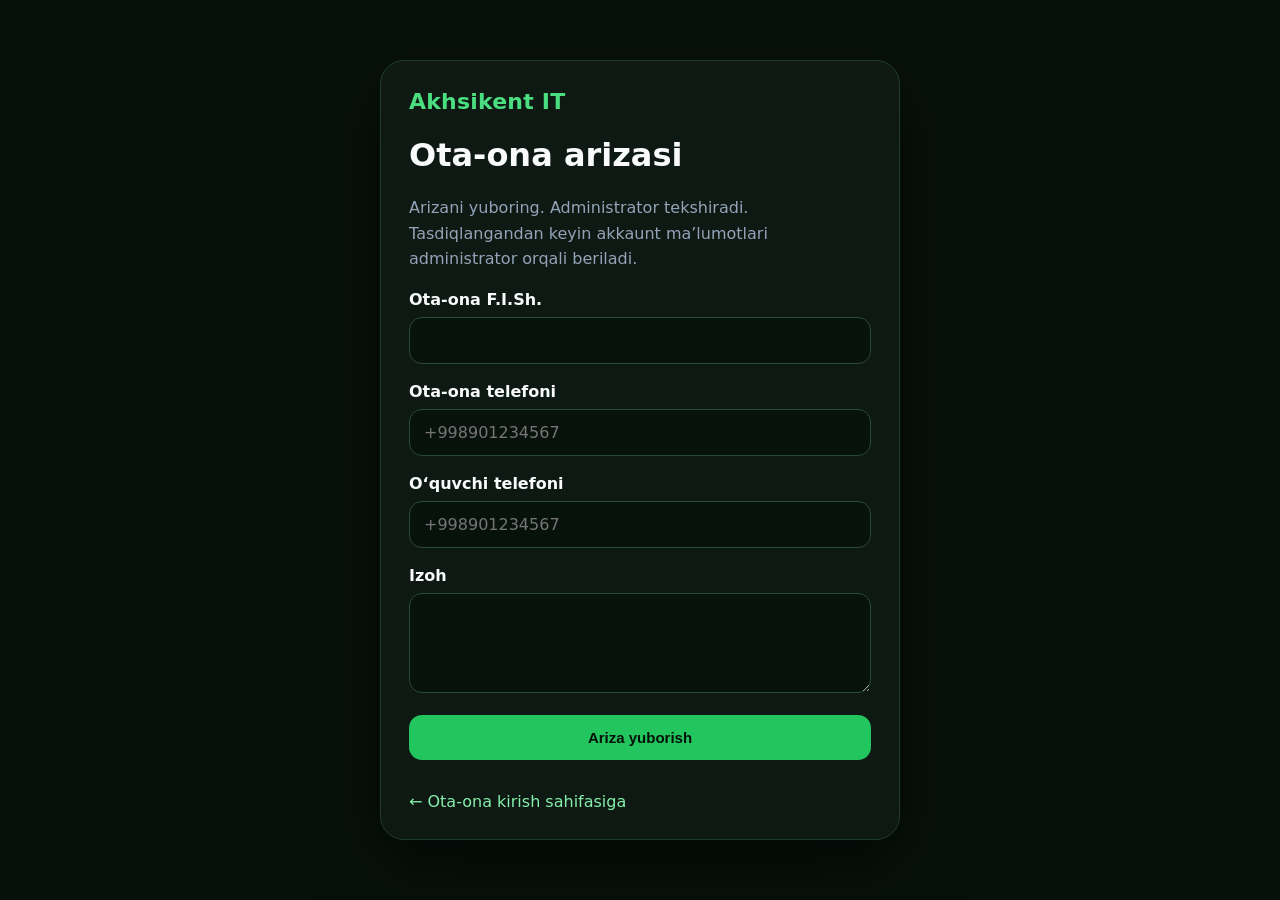
<file: frontend/parent-application.html>
<!doctype html>
<html lang="uz">
<head>
<meta charset="utf-8">
<meta name="viewport" content="width=device-width,initial-scale=1">
<title>Akhsikent IT — Ota-ona arizasi</title>
<style>
:root{color-scheme:dark}
*{box-sizing:border-box}body{margin:0;min-height:100vh;font-family:Inter,system-ui,-apple-system,Segoe UI,sans-serif;background:#07110b;color:#f8fafc;display:grid;place-items:center;padding:24px}
.card{width:min(520px,100%);background:#0d1912;border:1px solid #203c2a;border-radius:24px;padding:28px;box-shadow:0 24px 70px #0008}
.logo{font-weight:800;letter-spacing:.2px;color:#4ade80;font-size:22px}.muted{color:#94a3b8;line-height:1.6}.field{margin:18px 0}.field label{display:block;margin-bottom:8px;font-weight:650}.field input,.field textarea{width:100%;border:1px solid #294a35;background:#08120c;color:#fff;border-radius:13px;padding:13px 14px;font:inherit;outline:none}.field input:focus,.field textarea:focus{border-color:#4ade80}.field textarea{min-height:100px;resize:vertical}.btn{width:100%;border:0;border-radius:13px;padding:14px;font-weight:800;font-size:15px;background:#22c55e;color:#041008;cursor:pointer}.msg{margin-top:14px;line-height:1.5}.back{display:inline-block;margin-top:18px;color:#86efac;text-decoration:none}
</style>
</head>
<body>
<main class="card">
<div class="logo">Akhsikent IT</div>
<h1>Ota-ona arizasi</h1>
<p class="muted">Arizani yuboring. Administrator tekshiradi. Tasdiqlangandan keyin akkaunt ma’lumotlari administrator orqali beriladi.</p>
<form id="parentApplicationForm">
<div class="field"><label for="fullName">Ota-ona F.I.Sh.</label><input id="fullName" required minlength="2" maxlength="150" autocomplete="name"></div>
<div class="field"><label for="phone">Ota-ona telefoni</label><input id="phone" type="tel" placeholder="+998901234567" required autocomplete="tel"></div>
<div class="field"><label for="studentPhone">O‘quvchi telefoni</label><input id="studentPhone" type="tel" placeholder="+998901234567" required></div>
<div class="field"><label for="comment">Izoh</label><textarea id="comment" maxlength="2000"></textarea></div>
<button class="btn" type="submit">Ariza yuborish</button>
<div id="msg" class="msg" aria-live="polite"></div>
</form>
<a class="back" href="parent-login.html">← Ota-ona kirish sahifasiga</a>
</main>
<script>
const API="https://axsikent-it-backend.onrender.com";
document.getElementById("parentApplicationForm").addEventListener("submit",async e=>{
 e.preventDefault();const msg=document.getElementById("msg");msg.textContent="Yuborilmoqda...";
 try{
  const r=await fetch(API+"/parent-applications/",{method:"POST",headers:{"Content-Type":"application/json"},body:JSON.stringify({
   full_name:document.getElementById("fullName").value.trim(),
   phone:document.getElementById("phone").value.trim(),
   student_phone:document.getElementById("studentPhone").value.trim(),
   comment:document.getElementById("comment").value.trim()||null
  })});
  const d=await r.json().catch(()=>({}));if(!r.ok)throw Error(d.detail||"Ariza yuborilmadi.");
  msg.textContent="Ariza qabul qilindi. Ariza raqami: "+d.application_id+". Administrator tasdiqlagach akkaunt ma’lumotlarini beradi.";
  e.target.reset();
 }catch(err){msg.textContent=err.message||"Xatolik yuz berdi."}
});
</script>
</body>
</html>
</file>
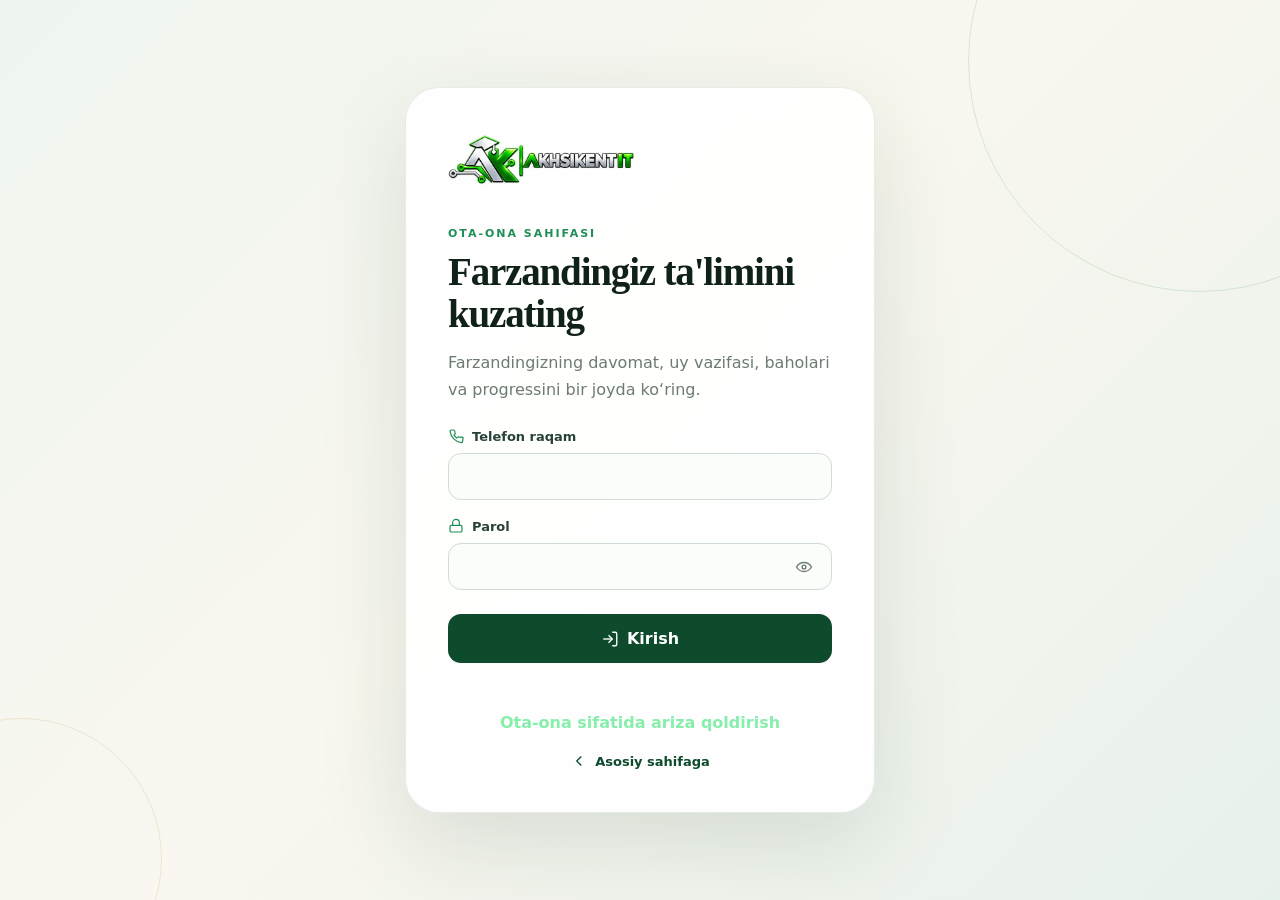
<file: frontend/parent-login.html>
<!DOCTYPE html>
<html lang="uz"><head><meta charset="UTF-8"><meta name="viewport" content="width=device-width,initial-scale=1.0"><title>Akhsikent IT — Ota-ona sahifasi</title><link rel="stylesheet" href="parent.css?v=20261002-03"></head><body><main class="auth-shell"><section class="auth-card"><img src="assets/Sayt%20logo3.png?v=20261002-02" alt="Axsikent IT" class="logo"><span class="eyebrow">OTA-ONA SAHIFASI</span><h1>Farzandingiz ta'limini kuzating</h1><p>Farzandingizning davomat, uy vazifasi, baholari va progressini bir joyda ko‘ring.</p><form id="parentLoginForm"><label><span class="field-label"><svg class="ui-icon" viewBox="0 0 24 24" fill="none" stroke="currentColor" stroke-width="1.8" aria-hidden="true"><path d="M22 16.92v3a2 2 0 0 1-2.18 2A19.79 19.79 0 0 1 3.08 5.18 2 2 0 0 1 5.06 3h3a2 2 0 0 1 2 1.72c.12.9.33 1.78.62 2.63a2 2 0 0 1-.45 2.11L9 10.73a16 16 0 0 0 4.27 4.27l1.27-1.23a2 2 0 0 1 2.11-.45c.85.29 1.73.5 2.63.62A2 2 0 0 1 22 16.92z"/></svg>Telefon raqam</span><input id="parentPhone" type="tel" name="username" inputmode="tel" autocomplete="username tel" autocapitalize="off" spellcheck="false" required></label><label><span class="field-label"><svg class="ui-icon" viewBox="0 0 24 24" fill="none" stroke="currentColor" stroke-width="1.8" aria-hidden="true"><rect x="3" y="11" width="18" height="10" rx="2"/><path d="M7 11V7a5 5 0 0 1 10 0v4"/></svg>Parol</span><div class="password-field"><input id="parentPassword" type="password" autocomplete="current-password" required><button type="button" class="password-toggle" id="parentPasswordToggle" aria-label="Parolni ko‘rsatish" aria-pressed="false"><svg class="ui-icon eye-open" viewBox="0 0 24 24" fill="none" stroke="currentColor" stroke-width="1.8" aria-hidden="true"><path d="M2 12s3.5-6 10-6 10 6 10 6-3.5 6-10 6S2 12 2 12Z"/><circle cx="12" cy="12" r="2.5"/></svg><svg class="ui-icon eye-closed" viewBox="0 0 24 24" fill="none" stroke="currentColor" stroke-width="1.8" aria-hidden="true"><path d="m3 3 18 18"/><path d="M10.6 6.2A10.8 10.8 0 0 1 12 6c6.5 0 10 6 10 6a18.2 18.2 0 0 1-3.2 3.9"/><path d="M6.2 6.2C3.5 8.1 2 12 2 12s3.5 6 10 6a10.8 10.8 0 0 0 2.1-.2"/><path d="M9.9 9.9a3 3 0 0 0 4.2 4.2"/></svg></button></div></label><button type="submit" class="primary-action"><svg class="ui-icon" viewBox="0 0 24 24" fill="none" stroke="currentColor" stroke-width="1.8" aria-hidden="true"><path d="M15 3h4a2 2 0 0 1 2 2v14a2 2 0 0 1-2 2h-4"/><polyline points="10 17 15 12 10 7"/><line x1="15" y1="12" x2="3" y2="12"/></svg>Kirish</button><div id="parentLoginMessage" role="alert"></div></form><a href="parent-application.html" style="display:block;margin:14px 0 0;text-align:center;color:#86efac;text-decoration:none;font-weight:700;">Ota-ona sifatida ariza qoldirish</a><a href="index.html" class="back-link"><svg class="ui-icon" viewBox="0 0 24 24" fill="none" stroke="currentColor" stroke-width="1.8" aria-hidden="true"><path d="m15 18-6-6 6-6"/></svg>Asosiy sahifaga</a></section></main><script src="parent-login.js?v=20261002-02"></script><script>const passwordInput=document.getElementById("parentPassword");const passwordToggle=document.getElementById("parentPasswordToggle");passwordToggle?.addEventListener("click",()=>{const showing=passwordInput.type==="text";passwordInput.type=showing?"password":"text";passwordToggle.setAttribute("aria-label",showing?"Parolni ko‘rsatish":"Parolni yashirish");passwordToggle.setAttribute("aria-pressed",String(!showing));passwordToggle.classList.toggle("is-visible",!showing);});</script></body></html>
</file>
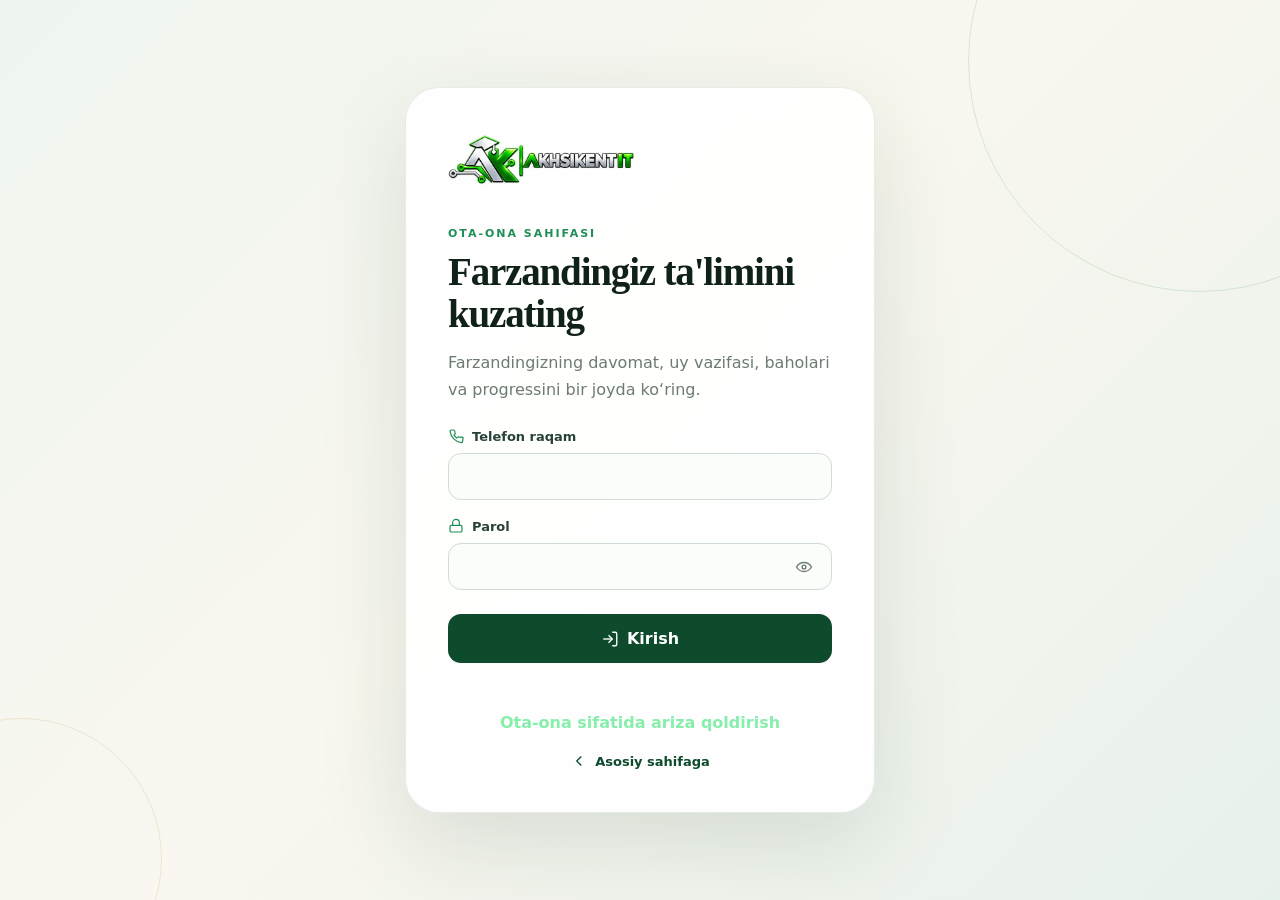
<file: frontend/parent.html>
<!DOCTYPE html><html lang="uz"><head><meta charset="UTF-8"><meta name="viewport" content="width=device-width,initial-scale=1.0"><title>Akhsikent IT — Ota-Ona sahifasi</title><link rel="stylesheet" href="parent.css?v=20261003-01"></head><body><main class="parent-shell"><div class="parent-wrap"><header class="parent-header"><div class="parent-brand"><img src="assets/Sayt%20logo3.png?v=20261002-02" alt="Axsikent IT"><div><b class="brand-title"><svg class="ui-icon brand-icon" viewBox="0 0 24 24" fill="none" stroke="currentColor" stroke-width="1.8" aria-hidden="true"><path d="M16 21v-2a4 4 0 0 0-4-4H6a4 4 0 0 0-4 4v2"/><circle cx="9" cy="7" r="4"/><path d="M22 21v-2a4 4 0 0 0-3-3.87M16 3.13a4 4 0 0 1 0 7.75"/></svg>Ota-ona sahifasi</b><div class="muted" id="parentName">Yuklanmoqda...</div></div></div><div class="parent-header-actions"><button class="parent-refresh" id="refreshDashboard" type="button" aria-label="Ma’lumotlarni yangilash"><svg class="ui-icon" viewBox="0 0 24 24" fill="none" stroke="currentColor" stroke-width="1.8" aria-hidden="true"><path d="M20 7v5h-5"/><path d="M4.5 9a8 8 0 0 1 13.2-3L20 12M4 17v-5h5"/><path d="M19.5 15a8 8 0 0 1-13.2 3L4 12"/></svg></button><button class="parent-notify" id="notificationButton" type="button" aria-label="Bildirishnomalar" aria-expanded="false"><svg class="ui-icon" viewBox="0 0 24 24" fill="none" stroke="currentColor" stroke-width="1.8" aria-hidden="true"><path d="M18 8a6 6 0 0 0-12 0c0 7-3 7-3 9h18c0-2-3-2-3-9"/><path d="M10 21h4"/></svg><span class="notification-dot" id="notificationDot" hidden></span></button><button class="logout" id="logout" type="button"><svg class="ui-icon" viewBox="0 0 24 24" fill="none" stroke="currentColor" stroke-width="1.8" aria-hidden="true"><path d="M9 21H5a2 2 0 0 1-2-2V5a2 2 0 0 1 2-2h4"/><polyline points="16 17 21 12 16 7"/><line x1="21" y1="12" x2="9" y2="12"/></svg></button></div></header><div class="parent-notification" id="notificationPanel" role="status" aria-live="polite" hidden></div><div class="parent-welcome">
  <div class="welcome-copy">
    <span class="section-kicker">OILA NAZORATI</span>
    <h1>Farzandingiz ta’limini bir joydan kuzating</h1>
    <p>Davomat, o‘quv progressi, baholar, uy vazifalari va dars jadvalini muntazam nazorat qiling.</p>
  </div>
  <div class="welcome-points">
    <div><span class="welcome-dot"></span><b>Davomat</b><small>Bugungi holat</small></div>
    <div><span class="welcome-dot"></span><b>Natijalar</b><small>Baholar va progress</small></div>
    <div><span class="welcome-dot"></span><b>Jadval</b><small>Keyingi dars</small></div>
  </div>
</div>
<div id="children"><div class="empty">Ma'lumotlar yuklanmoqda...</div></div>
<section class="parent-support">
  <div class="support-card support-main">
    <span class="section-kicker">TEXNIK YORDAM</span>
    <h2>Platformada muammo bo‘lsa, bog‘laning</h2>
    <p>Login, parol, farzandni akkauntga bog‘lash yoki sahifadagi ma’lumotlar bo‘yicha yordam kerak bo‘lsa, administrator bilan bog‘laning.</p>
    <div class="support-actions">
      <a href="tel:+998973739399"><svg viewBox="0 0 24 24" fill="none" stroke="currentColor" stroke-width="1.8"><path d="M22 16.92v3a2 2 0 0 1-2.18 2A19.79 19.79 0 0 1 3.08 5.18 2 2 0 0 1 5.06 3h3a2 2 0 0 1 2 1.72c.12.9.33 1.78.62 2.63a2 2 0 0 1-.45 2.11L9 10.73a16 16 0 0 0 4.27 4.27l1.27-1.23a2 2 0 0 1 2.11-.45c.85.29 1.73.5 2.63.62A2 2 0 0 1 22 16.92z"/></svg>+998 97 373 93 99</a>
      <a href="mailto:adxamjonai99@gmail.com"><svg viewBox="0 0 24 24" fill="none" stroke="currentColor" stroke-width="1.8"><rect x="3" y="5" width="18" height="14" rx="2"/><path d="m3 7 9 6 9-6"/></svg>adxamjonai99@gmail.com</a>
    </div>
  </div>
  <div class="support-card">
    <span class="section-kicker">OTA-ONA UCHUN</span>
    <h2>Muhim ma’lumotlar</h2>
    <ul class="parent-checklist">
      <li><svg viewBox="0 0 24 24" fill="none" stroke="currentColor" stroke-width="1.8"><path d="m5 12 4 4L19 6"/></svg>Farzandingizning davomatini muntazam tekshiring.</li>
      <li><svg viewBox="0 0 24 24" fill="none" stroke="currentColor" stroke-width="1.8"><path d="m5 12 4 4L19 6"/></svg>Uy vazifasi va oxirgi natijalarni kuzatib boring.</li>
      <li><svg viewBox="0 0 24 24" fill="none" stroke="currentColor" stroke-width="1.8"><path d="m5 12 4 4L19 6"/></svg>Keyingi dars jadvalini oldindan ko‘rib chiqing.</li>
    <li><svg viewBox="0 0 24 24" fill="none" stroke="currentColor" stroke-width="1.8"><path d="m5 12 4 4L19 6"/></svg>Farzandingizning o‘qishdagi qiyinchiliklari bo‘lsa, o‘qituvchi bilan vaqtida muhokama qiling.</li><li><svg viewBox="0 0 24 24" fill="none" stroke="currentColor" stroke-width="1.8"><path d="m5 12 4 4L19 6"/></svg>Sahifadagi ma’lumotlar yangilanishi uchun sahifani vaqti-vaqti bilan qayta yuklang.</li><li><svg viewBox="0 0 24 24" fill="none" stroke="currentColor" stroke-width="1.8"><path d="m5 12 4 4L19 6"/></svg>Login va parolingizni begonalarga bermang, akkaunt xavfsizligini saqlang.</li><li><svg viewBox="0 0 24 24" fill="none" stroke="currentColor" stroke-width="1.8"><path d="m5 12 4 4L19 6"/></svg>Davomat yoki baholarda nomuvofiqlik ko‘rsangiz, texnik yordamga murojaat qiling.</li></ul>
  </div>
</section>
<section style="background:#111; padding:50px 0;"><div class="parent-footer-social-inner" style="text-align:center;"><div class="section-label" style="color:#4ade80; justify-content:center;" data-i18n="follow_us">Bizni kuzating</div><div class="parent-socials" style="justify-content:center; margin-top:14px;">

            <a href="https://t.me/akhsikent_edu" target="_blank" rel="noopener" class="social-icon" aria-label="Telegram">
                <svg viewBox="0 0 24 24"><path d="M21.9 3.6c.3-1.1-.7-2-1.8-1.6L1.6 9.6c-1.1.4-1.1 1.9 0 2.3l4.8 1.6 1.9 5.9c.3.9 1.5 1.1 2.1.4l2.6-2.9 4.9 3.6c.9.6 2.1.1 2.3-1L21.9 3.6zM8.6 13.8l9.1-6.9c.3-.2.6.2.4.4l-7.6 7.2-.3 3-1.6-3.7z"/></svg>
            </a>

            <a href="https://instagram.com/akhsikent_edu" target="_blank" rel="noopener" class="social-icon" aria-label="Instagram">
                <svg viewBox="0 0 24 24"><path d="M12 2.2c3.2 0 3.6 0 4.9.1 1.2.1 2 .3 2.4.5.6.2 1 .5 1.5 1 .4.4.7.8 1 1.5.2.5.4 1.2.5 2.4.1 1.3.1 1.7.1 4.9s0 3.6-.1 4.9c-.1 1.2-.3 2-.5 2.4-.2.6-.5 1-1 1.5-.4.4-.8.7-1.5 1-.5.2-1.2.4-2.4.5-1.3.1-1.7.1-4.9.1s-3.6 0-4.9-.1c-1.2-.1-2-.3-2.4-.5-.6-.2-1-.5-1.5-1-.4-.4-.7-.8-1-1.5-.2-.5-.4-1.2-.5-2.4-.1-1.3-.1-1.7-.1-4.9s0-3.6.1-4.9c.1-1.2.3-2 .5-2.4.2-.6.5-1 1-1.5.4-.4.8-.7 1.5-1 .5-.2 1.2-.4 2.4-.5 1.3-.1 1.7-.1 4.9-.1zM12 0C8.7 0 8.3 0 7 .1c-1.3.1-2.2.3-3 .6-.8.3-1.5.7-2.2 1.4C1.1 2.8.7 3.5.4 4.3c-.3.8-.5 1.7-.6 3C-.3 8.6-.3 9 -.3 12.3s0 3.7.1 5c.1 1.3.3 2.2.6 3 .3.8.7 1.5 1.4 2.2.7.7 1.4 1.1 2.2 1.4.8.3 1.7.5 3 .6 1.3.1 1.7.1 5 .1s3.7 0 5-.1c1.3-.1 2.2-.3 3-.6.8-.3 1.5-.7 2.2-1.4.7-.7 1.1-1.4 1.4-2.2.3-.8.5-1.7.6-3 .1-1.3.1-1.7.1-5s0-3.7-.1-5c-.1-1.3-.3-2.2-.6-3-.3-.8-.7-1.5-1.4-2.2C21.2 1.1 20.5.7 19.7.4c-.8-.3-1.7-.5-3-.6C15.4 0 15 0 12 0zm0 5.8a6.2 6.2 0 1 0 0 12.4 6.2 6.2 0 0 0 0-12.4zm0 10.2a4 4 0 1 1 0-8 4 4 0 0 1 0 8zm7.9-10.5a1.4 1.4 0 1 1-2.9 0 1.4 1.4 0 0 1 2.9 0z"/></svg>
            </a>

            <a href="https://youtube.com/@akhsikent_edu" target="_blank" rel="noopener" class="social-icon" aria-label="YouTube">
                <svg viewBox="0 0 24 24"><path d="M23.5 6.2a3 3 0 0 0-2.1-2.1C19.5 3.5 12 3.5 12 3.5s-7.5 0-9.4.6A3 3 0 0 0 .5 6.2 31 31 0 0 0 0 12a31 31 0 0 0 .5 5.8 3 3 0 0 0 2.1 2.1c1.9.6 9.4.6 9.4.6s7.5 0 9.4-.6a3 3 0 0 0 2.1-2.1A31 31 0 0 0 24 12a31 31 0 0 0-.5-5.8zM9.6 15.6V8.4l6.3 3.6-6.3 3.6z"/></svg>
            </a>

            <a href="https://facebook.com/akhsikent_edu" target="_blank" rel="noopener" class="social-icon" aria-label="Facebook">
                <svg viewBox="0 0 24 24"><path d="M22 12a10 10 0 1 0-11.6 9.9v-7H7.9V12h2.5V9.8c0-2.5 1.5-3.9 3.8-3.9 1.1 0 2.2.2 2.2.2v2.5h-1.3c-1.2 0-1.6.8-1.6 1.6V12h2.8l-.4 2.9h-2.4v7A10 10 0 0 0 22 12z"/></svg>
            </a>

        </div></div></section><footer class="parent-footer"><div class="parent-footer-inner">
<div class="parent-footer-brand"><img src="assets/Sayt%20logo3.png?v=20261002-02" alt="AKHSIKENT IT" class="parent-footer-logo"><p>Farzandingizning bugungi qadami — ertangi katta natijaning boshlanishi.</p></div>
<div class="parent-footer-grid">
<section><h3>Hujjatlar</h3><a href="shartnoma.html">Ta’lim xizmatlari shartnomasi</a></section>
<section><h3>Aloqa</h3><p><b>Manzil</b><br>Turakurgan, Shahand</p><p><b>Telefon</b><br><a href="tel:+9989xxxxxxxx">+9989xxxxxxxx</a></p></section>

<section><h3>Platforma yaratuvchisi</h3><div class="parent-developer-links">
<a href="https://t.me/Mister_A_01" target="_blank" rel="noopener" class="social-icon" aria-label="Telegram"><svg viewBox="0 0 24 24"><path d="M21.9 3.6c.3-1.1-.7-2-1.8-1.6L1.6 9.6c-1.1.4-1.1 1.9 0 2.3l4.8 1.6 1.9 5.9c.3.9 1.5 1.1 2.1.4l2.6-2.9 4.9 3.6c.9.6 2.1.1 2.3-1L21.9 3.6zM8.6 13.8l9.1-6.9c.3-.2.6.2.4.4l-7.6 7.2-.3 3-1.6-3.7z"/></svg></a>
<a href="https://www.instagram.com/adiiik_01?stkn=eGxrbDF0amhxc3Fz" target="_blank" rel="noopener" aria-label="Instagram"><svg viewBox="0 0 24 24"><path d="M12 2.2c3.2 0 3.6 0 4.9.1 1.2.1 2 .3 2.4.5.6.2 1 .5 1.5 1 .4.4.7.8 1 1.5.2.5.4 1.2.5 2.4.1 1.3.1 1.7.1 4.9s0 3.6-.1 4.9c-.1 1.2-.3 2-.5 2.4-.2.6-.5 1-1 1.5-.4.4-.8.7-1.5 1-.5.2-1.2.4-2.4.5-1.3.1-1.7.1-4.9.1s-3.6 0-4.9-.1c-1.2-.1-2-.3-2.4-.5-.6-.2-1-.5-1.5-1-.4-.4-.7-.8-1-1.5-.2-.5-.4-1.2-.5-2.4-.1-1.3-.1-1.7-.1-4.9s0-3.6.1-4.9c.1-1.2.3-2 .5-2.4.2-.6.5-1 1-1.5.4-.4.8-.7 1.5-1 .5-.2 1.2-.4 2.4-.5 1.3-.1 1.7-.1 4.9-.1zM12 0C8.7 0 8.3 0 7 .1c-1.3.1-2.2.3-3 .6-.8.3-1.5.7-2.2 1.4C1.1 2.8.7 3.5.4 4.3c-.3.8-.5 1.7-.6 3C-.3 8.6-.3 9 -.3 12.3s0 3.7.1 5c.1 1.3.3 2.2.6 3 .3.8.7 1.5 1.4 2.2.7.7 1.4 1.1 2.2 1.4.8.3 1.7.5 3 .6 1.3.1 1.7.1 5 .1s3.7 0 5-.1c1.3-.1 2.2-.3 3-.6.8-.3 1.5-.7 2.2-1.4.7-.7 1.1-1.4 1.4-2.2.3-.8.5-1.7.6-3 .1-1.3.1-1.7.1-5s0-3.7-.1-5c-.1-1.3-.3-2.2-.6-3-.3-.8-.7-1.5-1.4-2.2C21.2 1.1 20.5.7 19.7.4c-.8-.3-1.7-.5-3-.6C15.4 0 15 0 12 0zm0 5.8a6.2 6.2 0 1 0 0 12.4 6.2 6.2 0 0 0 0-12.4zm0 10.2a4 4 0 1 1 0-8 4 4 0 0 1 0 8zm7.9-10.5a1.4 1.4 0 1 1-2.9 0 1.4 1.4 0 0 1 2.9 0z"/></svg></a>
</div></section>
</div><div class="parent-footer-bottom">© 2026 AKHSIKENT IT. Barcha huquqlar himoyalangan.</div></div></footer></div></main><script src="parent.js?v=20261002-03"></script></body></html>
</file>
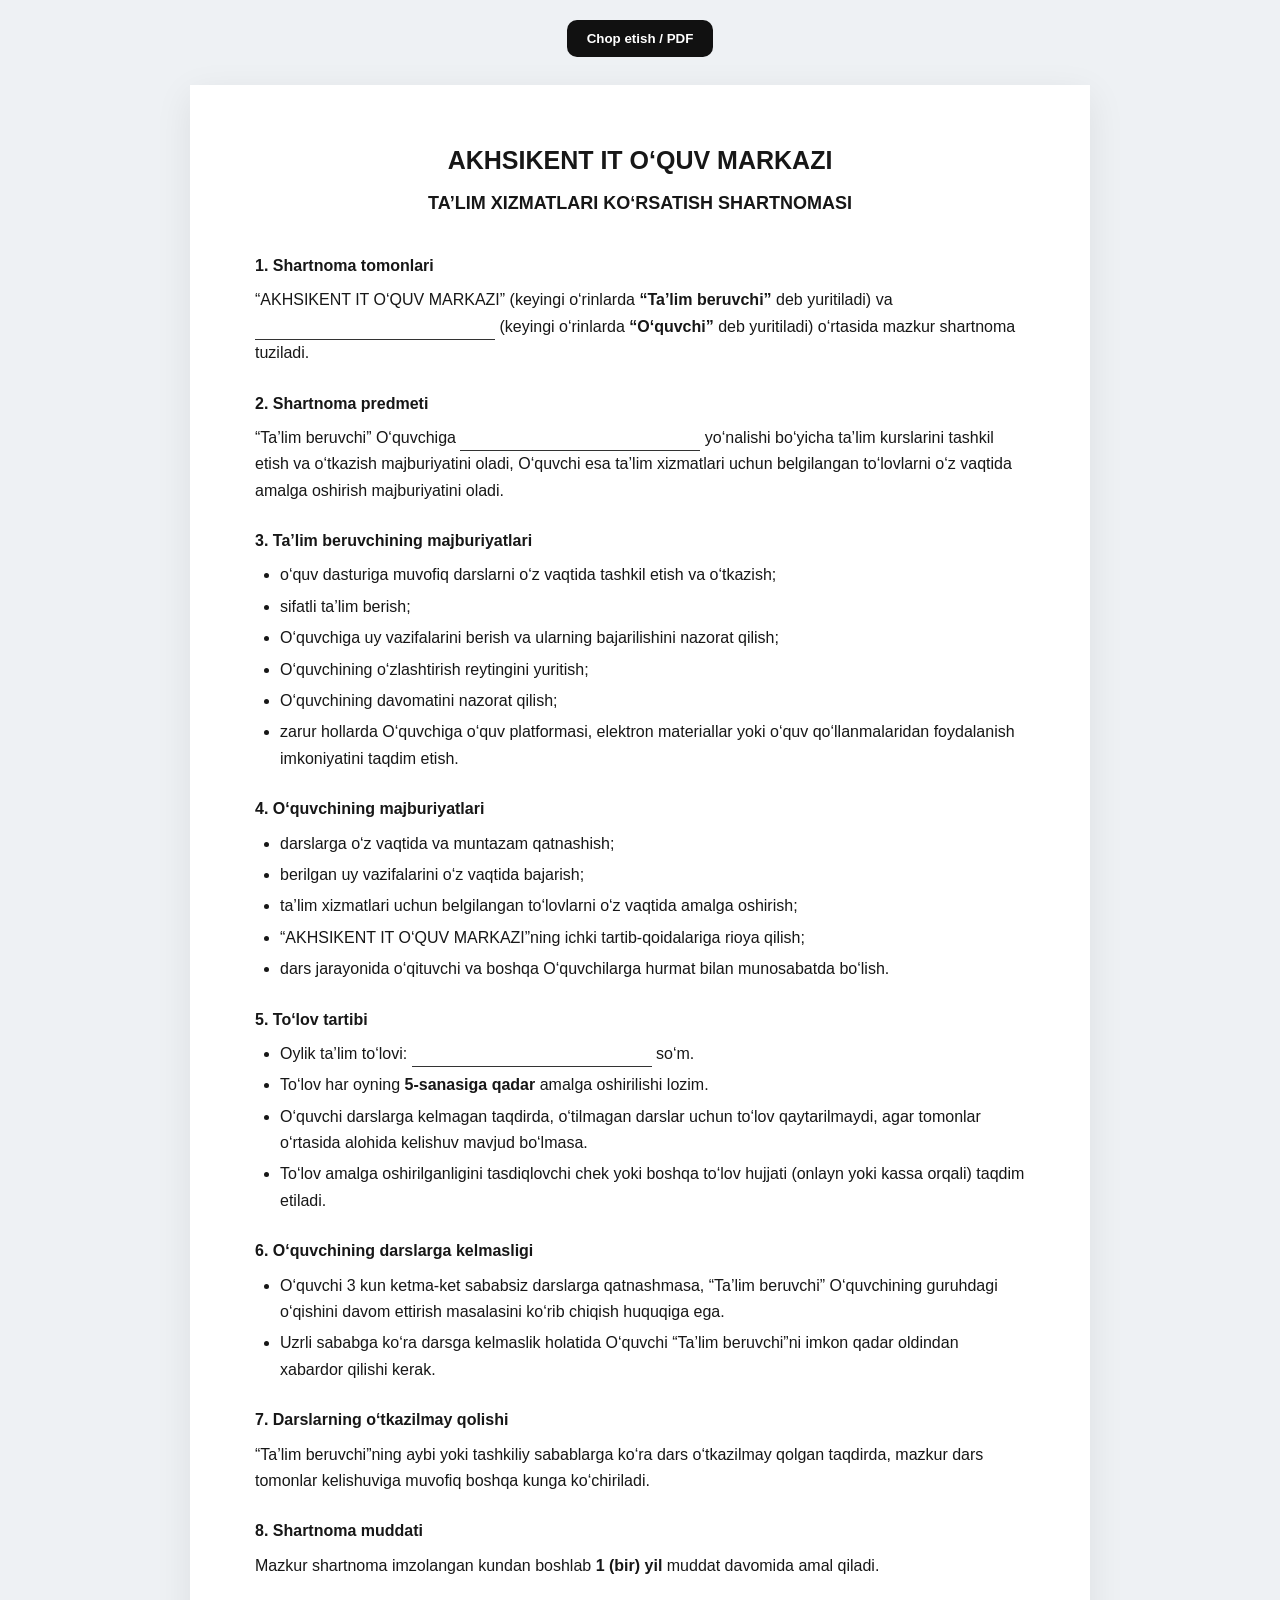
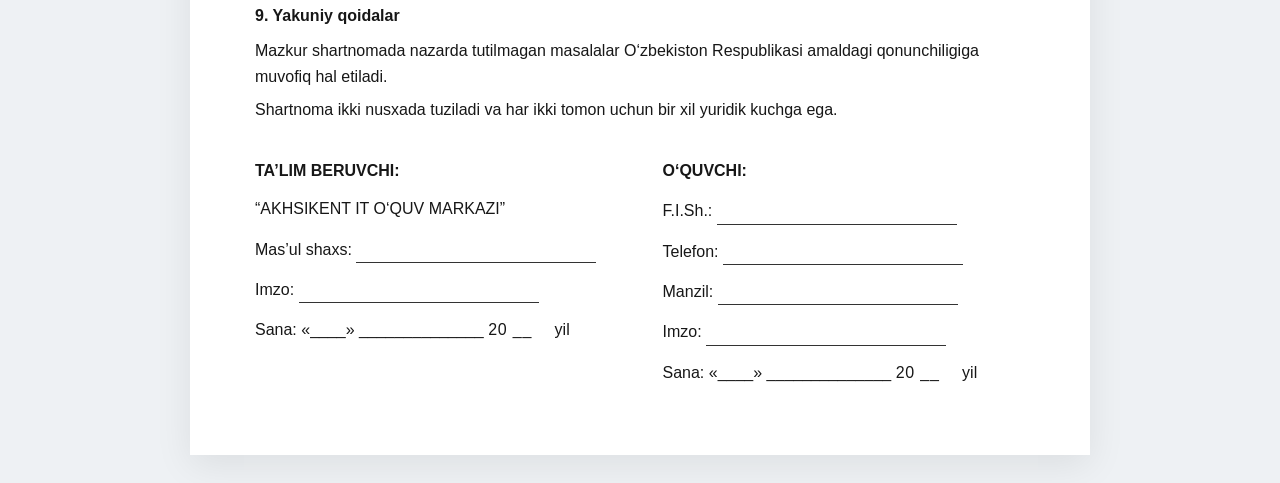
<file: frontend/shartnoma.html>
<!DOCTYPE html>
<html lang="uz">
<head>
    <meta charset="UTF-8">
    <meta name="viewport" content="width=device-width, initial-scale=1.0">
    <title>AKHSIKENT IT O‘QUV MARKAZI — Ta’lim xizmatlari shartnomasi</title>
    <style>
        *{box-sizing:border-box}
        body{margin:0;background:#eef1f4;color:#171717;font-family:Arial,Helvetica,sans-serif;line-height:1.65}
        .page{width:min(900px,calc(100% - 28px));margin:28px auto;background:#fff;padding:55px 65px;box-shadow:0 10px 35px rgba(0,0,0,.08)}
        h1{text-align:center;font-size:25px;margin:0 0 8px;font-weight:800}
        h2{text-align:center;font-size:18px;margin:0 0 34px}
        h3{font-size:16px;margin:24px 0 8px}
        p{margin:7px 0}
        ul{margin:7px 0 12px;padding-left:25px}
        li{margin:5px 0}
        .fill{display:inline-block;min-width:240px;border-bottom:1px solid #333;height:22px;vertical-align:bottom}
        .signature{margin-top:34px;display:grid;grid-template-columns:1fr 1fr;gap:45px}
        .signature h4{margin:0 0 12px}
        .line{margin:14px 0}
        .year{display:inline-block;min-width:62px;letter-spacing:.8px}
        .actions{text-align:center;margin:20px auto}
        .print-btn{border:0;border-radius:10px;background:#111;color:#fff;padding:11px 20px;font-weight:700;cursor:pointer}
        @media(max-width:650px){
            .page{width:100%;margin:0;padding:28px 20px;box-shadow:none}
            h1{font-size:21px} h2{font-size:16px}
            .signature{grid-template-columns:1fr;gap:18px}
            .fill{min-width:140px}
        }
        @media print{
            body{background:#fff}
            .page{width:100%;margin:0;padding:20mm 16mm;box-shadow:none}
            .actions{display:none}
        }
    </style>
</head>
<body>
    <div class="actions">
        <button class="print-btn" onclick="window.print()">Chop etish / PDF</button>
    </div>

    <main class="page">
        <h1>AKHSIKENT IT O‘QUV MARKAZI</h1>
        <h2>TA’LIM XIZMATLARI KO‘RSATISH SHARTNOMASI</h2>

        <h3>1. Shartnoma tomonlari</h3>
        <p>“AKHSIKENT IT O‘QUV MARKAZI” (keyingi o‘rinlarda <b>“Ta’lim beruvchi”</b> deb yuritiladi) va <span class="fill"></span> (keyingi o‘rinlarda <b>“O‘quvchi”</b> deb yuritiladi) o‘rtasida mazkur shartnoma tuziladi.</p>

        <h3>2. Shartnoma predmeti</h3>
        <p>“Ta’lim beruvchi” O‘quvchiga <span class="fill"></span> yo‘nalishi bo‘yicha ta’lim kurslarini tashkil etish va o‘tkazish majburiyatini oladi, O‘quvchi esa ta’lim xizmatlari uchun belgilangan to‘lovlarni o‘z vaqtida amalga oshirish majburiyatini oladi.</p>

        <h3>3. Ta’lim beruvchining majburiyatlari</h3>
        <ul>
            <li>o‘quv dasturiga muvofiq darslarni o‘z vaqtida tashkil etish va o‘tkazish;</li>
            <li>sifatli ta’lim berish;</li>
            <li>O‘quvchiga uy vazifalarini berish va ularning bajarilishini nazorat qilish;</li>
            <li>O‘quvchining o‘zlashtirish reytingini yuritish;</li>
            <li>O‘quvchining davomatini nazorat qilish;</li>
            <li>zarur hollarda O‘quvchiga o‘quv platformasi, elektron materiallar yoki o‘quv qo‘llanmalaridan foydalanish imkoniyatini taqdim etish.</li>
        </ul>

        <h3>4. O‘quvchining majburiyatlari</h3>
        <ul>
            <li>darslarga o‘z vaqtida va muntazam qatnashish;</li>
            <li>berilgan uy vazifalarini o‘z vaqtida bajarish;</li>
            <li>ta’lim xizmatlari uchun belgilangan to‘lovlarni o‘z vaqtida amalga oshirish;</li>
            <li>“AKHSIKENT IT O‘QUV MARKAZI”ning ichki tartib-qoidalariga rioya qilish;</li>
            <li>dars jarayonida o‘qituvchi va boshqa O‘quvchilarga hurmat bilan munosabatda bo‘lish.</li>
        </ul>

        <h3>5. To‘lov tartibi</h3>
        <ul>
            <li>Oylik ta’lim to‘lovi: <span class="fill"></span> so‘m.</li>
            <li>To‘lov har oyning <b>5-sanasiga qadar</b> amalga oshirilishi lozim.</li>
            <li>O‘quvchi darslarga kelmagan taqdirda, o‘tilmagan darslar uchun to‘lov qaytarilmaydi, agar tomonlar o‘rtasida alohida kelishuv mavjud bo‘lmasa.</li>
            <li>To‘lov amalga oshirilganligini tasdiqlovchi chek yoki boshqa to‘lov hujjati (onlayn yoki kassa orqali) taqdim etiladi.</li>
        </ul>

        <h3>6. O‘quvchining darslarga kelmasligi</h3>
        <ul>
            <li>O‘quvchi 3 kun ketma-ket sababsiz darslarga qatnashmasa, “Ta’lim beruvchi” O‘quvchining guruhdagi o‘qishini davom ettirish masalasini ko‘rib chiqish huquqiga ega.</li>
            <li>Uzrli sababga ko‘ra darsga kelmaslik holatida O‘quvchi “Ta’lim beruvchi”ni imkon qadar oldindan xabardor qilishi kerak.</li>
        </ul>

        <h3>7. Darslarning o‘tkazilmay qolishi</h3>
        <p>“Ta’lim beruvchi”ning aybi yoki tashkiliy sabablarga ko‘ra dars o‘tkazilmay qolgan taqdirda, mazkur dars tomonlar kelishuviga muvofiq boshqa kunga ko‘chiriladi.</p>

        <h3>8. Shartnoma muddati</h3>
        <p>Mazkur shartnoma imzolangan kundan boshlab <b>1 (bir) yil</b> muddat davomida amal qiladi.</p>

        <h3>9. Yakuniy qoidalar</h3>
        <p>Mazkur shartnomada nazarda tutilmagan masalalar O‘zbekiston Respublikasi amaldagi qonunchiligiga muvofiq hal etiladi.</p>
        <p>Shartnoma ikki nusxada tuziladi va har ikki tomon uchun bir xil yuridik kuchga ega.</p>

        <div class="signature">
            <div>
                <h4>TA’LIM BERUVCHI:</h4>
                <p>“AKHSIKENT IT O‘QUV MARKAZI”</p>
                <p class="line">Mas’ul shaxs: <span class="fill"></span></p>
                <p class="line">Imzo: <span class="fill"></span></p>
                <p class="line">Sana: «____» ______________ <span class="year">20&nbsp;__</span> yil</p>
            </div>
            <div>
                <h4>O‘QUVCHI:</h4>
                <p class="line">F.I.Sh.: <span class="fill"></span></p>
                <p class="line">Telefon: <span class="fill"></span></p>
                <p class="line">Manzil: <span class="fill"></span></p>
                <p class="line">Imzo: <span class="fill"></span></p>
                <p class="line">Sana: «____» ______________ <span class="year">20&nbsp;__</span> yil</p>
            </div>
        </div>
    </main>
</body>
</html>
</file>
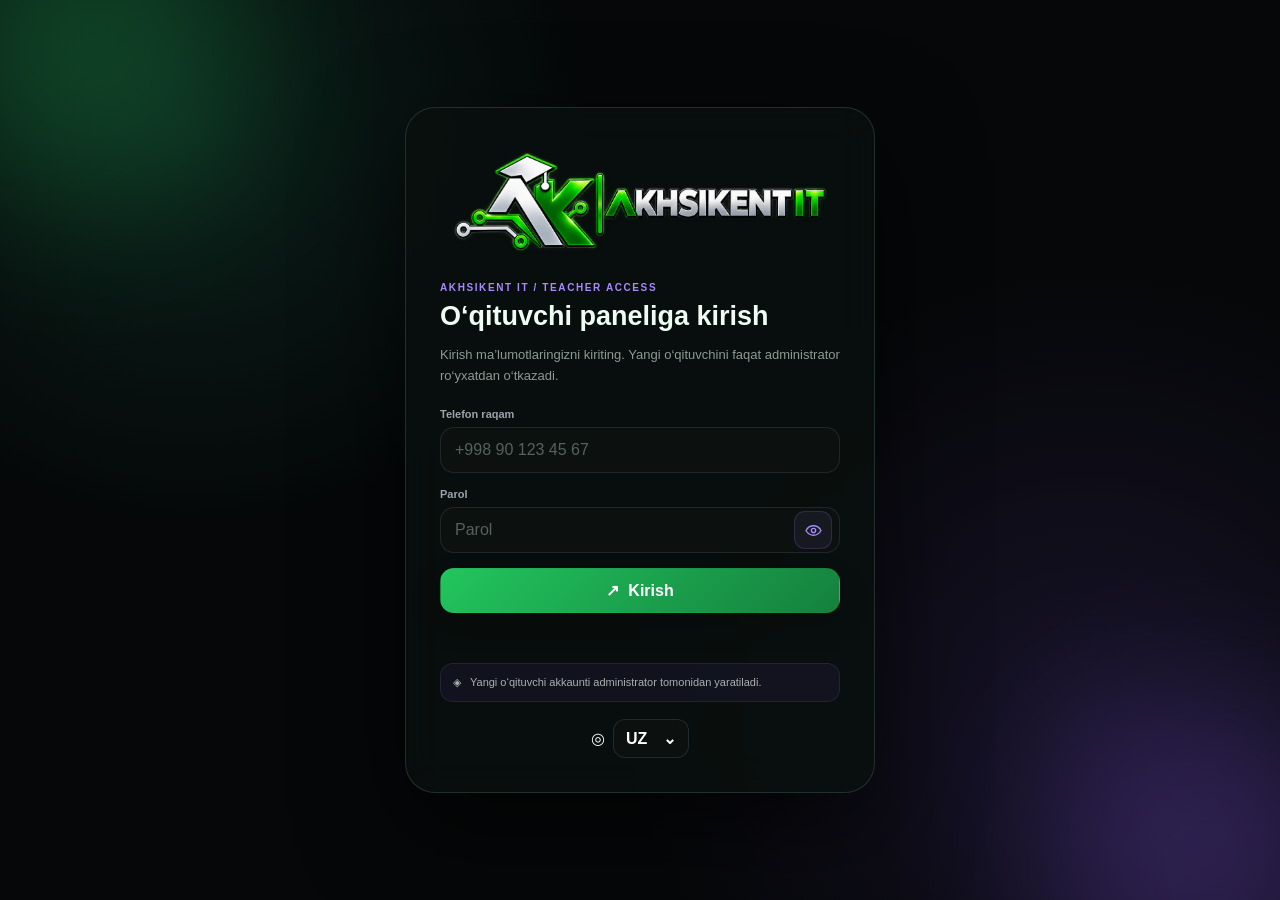
<file: frontend/teacher-login.html>
<!DOCTYPE html>
<html lang="uz">
<head>
<meta charset="UTF-8"><meta name="viewport" content="width=device-width,initial-scale=1.0">
<title>Akhsikent IT — O'qituvchi Login</title>
<link rel="stylesheet" href="teacher.css">
</head>
<body>
<div id="teacherLogin" class="auth-screen">
  <div class="auth-glow glow-a"></div><div class="auth-glow glow-b"></div>
  <div class="auth-card">
    <button class="auth-logo" id="teacherLoginLogo" type="button" aria-label="Axsikent IT"><img src="assets/Sayt%20logo3.png?v=20261002-02" alt="Axsikent IT"></button>
    <div class="auth-kicker">AKHSIKENT IT / TEACHER ACCESS</div>
    <h1 data-i18n="loginTitle">O‘qituvchi paneliga kirish</h1>
    <p data-i18n="loginText">Kirish ma’lumotlaringizni kiriting. Yangi o‘qituvchini faqat administrator ro‘yxatdan o‘tkazadi.</p>
    <form id="teacherLoginForm">
      <label><span data-i18n="phone">Telefon raqam</span><input id="teacherPhone" type="tel" placeholder="+998 90 123 45 67" autocomplete="tel" required></label>
      <label class="password-field"><span data-i18n="password">Parol</span><div class="password-wrap"><input id="teacherPassword" type="password" placeholder="Parol" autocomplete="current-password" required><button type="button" class="password-toggle" id="teacherPasswordToggle" aria-label="Parolni ko‘rsatish"><svg class="eye-show" viewBox="0 0 24 24" fill="none" aria-hidden="true"><path d="M2.5 12s3.4-6 9.5-6 9.5 6 9.5 6-3.4 6-9.5 6-9.5-6-9.5-6Z" stroke="currentColor" stroke-width="1.7"/><circle cx="12" cy="12" r="2.7" stroke="currentColor" stroke-width="1.7"/></svg><svg class="eye-hide" viewBox="0 0 24 24" fill="none" aria-hidden="true" style="display:none"><path d="m3 3 18 18M10.6 6.2A9.8 9.8 0 0 1 12 6c6.1 0 9.5 6 9.5 6a16.6 16.6 0 0 1-3.2 3.7M6.2 6.3C3.8 8 2.5 12 2.5 12s3.4 6 9.5 6c1.4 0 2.6-.3 3.7-.8" stroke="currentColor" stroke-width="1.7" stroke-linecap="round" stroke-linejoin="round"/></svg></button></div></label>
      <button class="premium-btn primary" type="submit"><span>↗</span><span data-i18n="enter">Kirish</span></button>
    </form>
    <div id="teacherLoginMessage" class="auth-message"></div>
    <div class="auth-note"><span>◈</span><span data-i18n="adminOnly">Yangi o‘qituvchi akkaunti administrator tomonidan yaratiladi.</span></div>
    <div class="auth-language"><span>◎</span><div class="language-picker" data-picker="teacher"><button type="button" class="language-trigger" id="teacherLangButton">UZ <span>⌄</span></button><div class="language-menu"><button type="button" data-lang="uz">🇺🇿 UZ</button><button type="button" data-lang="ru">🇷🇺 RU</button><button type="button" data-lang="en">🇬🇧 EN</button></div></div></div>
  </div>
</div>
<script src="teacher-login.js?v=1"></script>
</body></html>
</file>
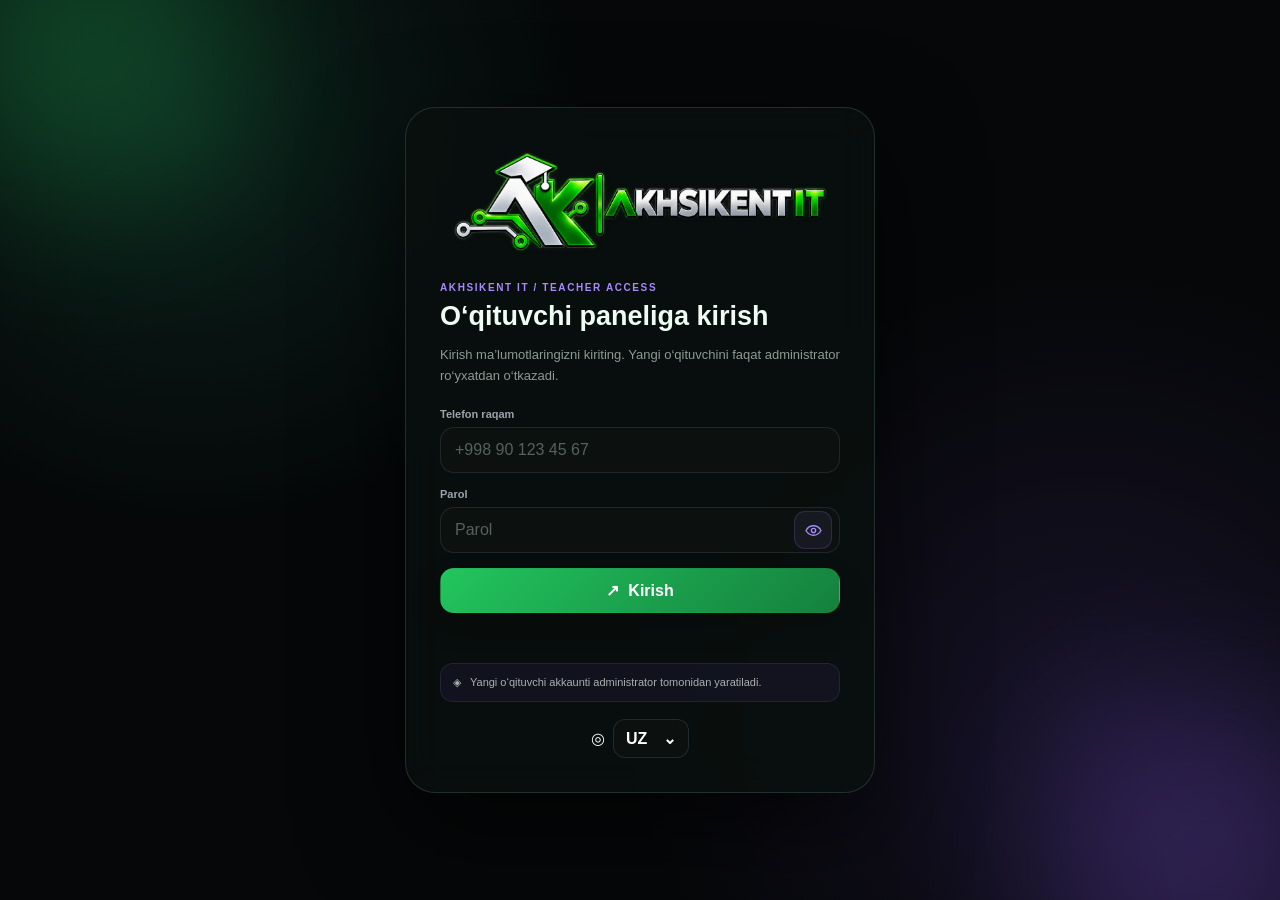
<file: frontend/teacher.html>
<!DOCTYPE html>
<html lang="uz">
<head>
<meta charset="UTF-8"><meta name="viewport" content="width=device-width,initial-scale=1.0">
<title>Akhsikent IT — O'QITUVCHI BOSHQARUV MARKAZI</title>
<link rel="stylesheet" href="teacher.css?v=20260927-02">
</head>
<body>
<div id="teacherApp" class="teacher-app" hidden>
<header class="teacher-topbar">
  <button class="brand" id="teacherBrandLogo" type="button" aria-label="Refresh teacher panel"><img src="assets/Sayt%20logo3.png?v=20261002-02" alt="Axsikent IT"></button>
  <div class="top-actions"><button id="teacherRefreshBtn" class="icon-btn refresh-teacher-btn" type="button" aria-label="Refresh">↻</button>
    <div class="language-picker" data-picker="app"><button type="button" class="language-trigger" id="appLangButton">UZ <span>⌄</span></button><div class="language-menu"><button type="button" data-lang="uz">UZ</button><button type="button" data-lang="ru">RU</button><button type="button" data-lang="en">EN</button></div></div>
    <button id="logoutBtn" class="icon-btn" type="button" aria-label="Logout">↪</button>
  </div>
</header>
<div class="test-mode-banner" aria-label="Test rejimi"><div class="test-mode-track"><span class="test-mode-text">Sayt hozirda Test rejimida ishlamoqda.</span><span class="test-mode-text">Sayt hozirda Test rejimida ishlamoqda.</span></div></div>
<div class="teacher-layout">
<aside class="teacher-sidebar">
  <div class="teacher-identity"><div class="avatar" id="teacherAvatar">A</div><div><strong id="teacherName">O‘qituvchi</strong><small id="teacherSubject">—</small></div></div>
  <nav>
    <button class="side-item active" data-section="dashboard"><span>⌂</span><b data-i18n="dashboard">Dashboard</b></button>
    <button class="side-item" data-section="students"><span>◎</span><b data-i18n="students">O‘quvchilar</b></button>
    <button class="side-item" data-section="lessons"><span>▣</span><b data-i18n="lessons">Darslar</b></button>
    <button class="side-item" data-section="quiz"><span>◇</span><b data-i18n="quiz">Quiz / Savollar</b></button>
    <button class="side-item ai-side-item" data-section="ai-homework"><span class="ai-nav-icon" aria-hidden="true"><svg viewBox="0 0 24 24" fill="none"><path d="M8 4.5h8A2.5 2.5 0 0 1 18.5 7v10A2.5 2.5 0 0 1 16 19.5H8A2.5 2.5 0 0 1 5.5 17V7A2.5 2.5 0 0 1 8 4.5Z" stroke="currentColor" stroke-width="1.7"/><path d="M9 8.5h6M9 12h6M9 15.5h3" stroke="currentColor" stroke-width="1.7" stroke-linecap="round"/><path d="M3.5 9.5v5M20.5 9.5v5M9.5 2.5v2M14.5 2.5v2M9.5 19.5v2M14.5 19.5v2" stroke="currentColor" stroke-width="1.5" stroke-linecap="round"/></svg></span><b>AKHSIKENT AI</b></button>
    <button class="side-item" data-section="homework"><span>✎</span><b>Uy vazifalari</b></button>
    <button class="side-item" data-section="attendance"><span>◷</span><b data-i18n="attendance">Davomat</b></button>
    <button class="side-item" data-section="grades"><span>★</span><b data-i18n="grades">Baholar</b></button>
    <button class="side-item" data-section="courses"><span>◈</span><b data-i18n="courses">Fanlar / Kurslar</b></button>
    <button class="side-item" data-section="support"><span>?</span><b data-i18n="support">Texnik yordam</b></button>
  </nav>
</aside>
<main class="teacher-main">
<section class="teacher-section active" id="section-dashboard">
  <div class="hero-head"><div><div class="eyebrow" data-i18n="command">TEACHER COMMAND CENTER</div><h2 data-i18n="welcome">Xush kelibsiz, o‘qituvchi</h2><p class="dashboard-intro" data-i18n="dashboardText">O‘quvchilar, darslar, davomat va baholarni bir markazdan boshqaring.</p></div><div class="status-pill"><i></i><span data-i18n="operational">System Operational</span></div></div>
  <div class="stat-grid"><div class="stat-card"><span>◎</span><small data-i18n="myStudents">Mening o‘quvchilarim</small><strong id="statStudents">0</strong></div><div class="stat-card"><span>▣</span><small data-i18n="myLessons">Darslar</small><strong id="statLessons">0</strong></div><div class="stat-card"><span>◷</span><small data-i18n="todayAttendance">Bugungi davomat</small><strong id="statAttendance">—</strong></div><div class="stat-card"><span>★</span><small data-i18n="pendingGrades">Kutilayotgan baholar</small><strong id="statGrades">0</strong></div></div>
  <div class="dashboard-grid"><div class="panel"><div class="panel-title"><div><span class="panel-icon">◈</span><h3 data-i18n="quick">Tezkor boshqaruv</h3></div></div><div class="quick-grid"><button data-section="attendance"><span>◷</span><b data-i18n="markAttendance">Davomat belgilash</b></button><button data-section="grades"><span>★</span><b data-i18n="gradeStudent">O‘quvchiga baho qo‘yish</b></button><button data-section="lessons"><span>▣</span><b data-i18n="assignLesson">Dars biriktirish</b></button><button data-section="quiz"><span>◇</span><b data-i18n="addQuiz">Quiz savol qo‘shish</b></button></div></div><div class="panel"><div class="panel-title"><div><span class="panel-icon">✦</span><h3 data-i18n="teacherInfo">O‘qituvchi ma’lumoti</h3></div></div><div class="info-list"><div><small data-i18n="fullName">Ism-familiya</small><strong id="infoName">—</strong></div><div><small data-i18n="subject">Fan</small><strong id="infoSubject">—</strong></div><div><small data-i18n="phone">Telefon</small><strong id="infoPhone">—</strong></div></div></div></div>
</section>

<section class="teacher-section" id="section-students"><div class="section-head"><div><div class="eyebrow">TEACHER / STUDENTS</div><h2 data-i18n="students">O‘quvchilar</h2><p data-i18n="studentsText">Sizga biriktirilgan o‘quvchilarni boshqaring.</p></div><button class="premium-btn ghost" data-action="refresh"><span>↻</span><span data-i18n="refresh">Yangilash</span></button></div><div class="panel table-panel"><div id="studentsContent" class="empty-state"><span>◎</span><strong data-i18n="loadingStudents">O‘quvchilar yuklanmoqda...</strong></div></div></section>

<section class="teacher-section" id="section-lessons"><div class="section-head"><div><div class="eyebrow">TEACHER / LESSONS</div><h2 data-i18n="lessons">Darslar</h2><p data-i18n="lessonsText">Dars materiallarini va o‘quvchilarga biriktirishni boshqaring.</p></div></div><div class="panel form-panel"><div class="form-grid"><label class="wide"><span data-i18n="student">O‘quvchilar</span><div id="lessonStudentsPicker" class="multi-student-picker"></div></label><label><span data-i18n="course">Fan / Kurs</span><select id="lessonCourse"><option data-i18n="choose">Tanlang</option></select></label><label class="wide"><span data-i18n="lessonTitle">Dars nomi</span><input id="lessonTitle" placeholder="Masalan: HTML asoslari"></label><label class="wide"><span data-i18n="lessonLink">Video / material havolasi</span><input id="lessonLink" placeholder="https://..."></label></div><button class="premium-btn primary" type="button" id="assignLessonBtn"><span>＋</span><span data-i18n="assign">Biriktirish</span></button><div id="lessonMessage" class="form-message"></div></div></section>

<section class="teacher-section" id="section-quiz"><div class="section-head"><div><div class="eyebrow">TEACHER / ASSESSMENT</div><h2 data-i18n="quiz">Quiz / Savollar</h2><p data-i18n="quizText">Darsga test savollarini joylang va to‘g‘ri javobni belgilang.</p></div></div><div class="panel form-panel"><div class="form-grid"><label><span data-i18n="lesson">Dars</span><input id="quizLessonId" type="number" min="1" placeholder="Lesson ID"></label><label class="wide"><span data-i18n="question">Savol</span><textarea id="quizQuestion" rows="3" placeholder="Savol matni"></textarea></label><label><span>A</span><input id="quizA"></label><label><span>B</span><input id="quizB"></label><label><span>C</span><input id="quizC"></label><label><span>D</span><input id="quizD"></label><label><span data-i18n="correct">To‘g‘ri javob</span><select id="quizCorrect"><option>A</option><option>B</option><option>C</option><option>D</option></select></label></div><button class="premium-btn primary" id="addQuizBtn" type="button"><span>＋</span><span data-i18n="saveQuiz">Quizni saqlash</span></button><div id="quizMessage" class="form-message"></div>
<div class="panel" style="margin-top:18px;">
  <div class="form-grid">
    <label><span>O‘quvchi ID</span><input id="unlockStudentId" type="number" min="1" placeholder="Student ID"></label>
    <label><span>Dars ID</span><input id="unlockLessonId" type="number" min="1" placeholder="Lesson ID"></label>
  </div>
  <button class="premium-btn" id="unlockQuizBtn" type="button"><span>🔓</span><span>Quizni qayta ochish</span></button>
  <div id="unlockQuizMessage" class="form-message"></div>
</div></div>
<div class="panel assigned-tests-panel" style="margin-top:18px;">
  <div class="panel-title"><div><span class="panel-icon">◇</span><h3>O‘quvchilarga biriktirilgan testlar</h3></div><div class="assigned-tests-actions"><button class="premium-btn ghost" id="refreshAssignedTestsBtn" type="button">↻ Yangilash</button><button class="premium-btn danger" id="deleteAssignedTestsBtn" type="button">🗑 Tanlanganlarni o‘chirish</button></div></div><label class="assigned-tests-select-all"><input type="checkbox" id="selectAllAssignedTests"> <span>Barchasini belgilash</span></label>
  <div id="assignedTestsList" class="assigned-tests-list"><div class="empty-state"><span>◇</span><strong>Testlar yuklanmoqda...</strong></div></div>
</div></section>

<section class="teacher-section" id="section-ai-homework"><div class="section-head"><div><div class="eyebrow">TEACHER / AKHSIKENT AI</div><h2>AKHSIKENT AI</h2><p>3 ta ketma-ket muvaffaqiyatsiz urinishdan keyin bloklangan o‘quvchining AI tekshiruvini qayta oching.</p></div></div><div class="panel form-panel"><div class="form-grid"><label><span>O‘quvchi</span><select id="aiUnlockStudent"><option value="">Tanlang</option></select></label></div><button class="premium-btn primary" id="unlockAiBtn" type="button"><span>🔓</span><span>AKHSIKENT AI ni qayta ochish</span></button><div id="unlockAiMessage" class="form-message"></div></div></section>

<section class="teacher-section" id="section-homework">
  <div class="section-head"><div><div class="eyebrow">TEACHER / HOMEWORK</div><h2>Uy vazifalari</h2><p>Guruhga vazifa bering, o‘quvchi topshiriqlarini ko‘ring va baholang.</p></div></div>
  <div class="panel form-panel">
    <div class="form-grid">
      <label><span>Guruh</span><select id="homeworkGroup"><option value="">Tanlang</option></select></label>
      <label><span>Dars</span><select id="homeworkLesson"><option value="">Darsga bog‘lamaslik</option></select></label>
      <label><span>Muddat</span><input id="homeworkDeadline" type="datetime-local"></label>
      <label class="wide"><span>Vazifa nomi</span><input id="homeworkTitle" placeholder="Masalan: HTML uy vazifasi"></label>
      <label class="wide"><span>Topshiriq</span><textarea id="homeworkDescription" rows="4" placeholder="O‘quvchi bajarishi kerak bo‘lgan vazifani yozing"></textarea></label>
    </div>
    <button class="premium-btn primary" id="createHomeworkBtn" type="button"><span>＋</span><span>Vazifa berish</span></button>
    <div id="homeworkMessage" class="form-message"></div>
  </div>
  <div class="panel homework-management-panel">
    <div class="panel-title"><div><span class="panel-icon">✎</span><h3>Berilgan vazifalar</h3></div><button class="premium-btn ghost" id="refreshHomeworkBtn" type="button">↻ Yangilash</button></div>
    <div id="teacherHomeworkList" class="teacher-homework-list"><div class="empty-state"><span>✎</span><strong>Vazifalar yuklanmoqda...</strong></div></div>
  </div>
  <div class="panel homework-submissions-panel">
    <div class="panel-title"><div><span class="panel-icon">✓</span><h3>O‘quvchi topshiriqlari</h3></div></div>
    <div id="teacherHomeworkSubmissions" class="teacher-homework-list"><div class="empty-state"><span>◎</span><strong>Avval vazifani tanlang.</strong></div></div>
  </div>
</section>

<section class="teacher-section" id="section-attendance"><div class="section-head"><div><div class="eyebrow">TEACHER / ATTENDANCE</div><h2 data-i18n="attendance">Davomat</h2><p data-i18n="attendanceText">Har bir o‘quvchi uchun keldi / kelmadi holatini belgilang.</p></div><input class="date-input" id="attendanceDate" type="date"></div><div class="panel table-panel"><div id="attendanceContent" class="empty-state"><span>◷</span><strong data-i18n="loadingStudents">O‘quvchilar yuklanmoqda...</strong></div></div></section>

<section class="teacher-section" id="section-grades"><div class="section-head"><div><div class="eyebrow">TEACHER / GRADES</div><h2 data-i18n="grades">Baholar</h2><p data-i18n="gradesText">O‘quvchilarga baho va izoh qoldiring.</p></div></div><div class="panel form-panel"><div class="form-grid"><label><span data-i18n="student">O‘quvchi</span><select id="gradeStudent"><option data-i18n="choose">Tanlang</option></select></label><label><span data-i18n="score">Baho (0–100)</span><input id="gradeScore" type="number" min="0" max="100"></label><label class="wide"><span data-i18n="comment">Izoh</span><textarea id="gradeComment" rows="4" placeholder="O‘quvchi uchun izoh"></textarea></label></div><button class="premium-btn primary" id="saveGradeBtn" type="button"><span>★</span><span data-i18n="saveGrade">Bahoni saqlash</span></button><div id="gradeMessage" class="form-message"></div></div></section>

<section class="teacher-section" id="section-courses"><div class="section-head"><div><div class="eyebrow">TEACHER / SUBJECT</div><h2 data-i18n="courses">Fanlar / Kurslar</h2><p data-i18n="coursesText">O‘qituvchi sifatida sizga biriktirilgan fanlar shu yerda.</p></div></div><div class="panel" id="coursesContent"><div class="empty-state"><span>◈</span><strong data-i18n="subjectAssigned">Faningiz administrator tomonidan biriktiriladi.</strong></div></div></section>

<section class="teacher-section" id="section-support"><div class="section-head"><div><div class="eyebrow">AXSIKENT IT / SUPPORT</div><h2 data-i18n="support">Texnik yordam</h2><p data-i18n="supportText">Platforma bo‘yicha yordam kerak bo‘lsa, biz bilan bog‘laning.</p></div></div><div class="support-grid"><a href="tel:+998973739399" class="support-card"><span>☎</span><strong>+998 97 373 93 99</strong><small data-i18n="call">Qo‘ng‘iroq</small></a><a href="mailto:adxamjonai99@gmail.com" class="support-card"><span>✉</span><strong>adxamjonai99@gmail.com</strong><small>Email</small></a></div></section>
</main></div>

<footer class="teacher-footer"><div class="footer-brand"><img src="assets/Sayt%20logo3.png?v=20261002-02" alt="Axsikent IT"></div><p data-i18n="footerText">Zamonaviy ta’lim va kuchli kelajak sari.</p><div class="socials"><a href="https://t.me/akhsikent_edu" aria-label="Telegram">✈</a><a href="https://instagram.com/akhsikent_edu" aria-label="Instagram">◎</a><a href="https://youtube.com/@akhsikent_edu" aria-label="YouTube">▶</a><a href="https://facebook.com/akhsikent_edu" aria-label="Facebook">f</a></div><div class="creator"><span data-i18n="creator">Platforma yaratuvchisi</span><a href="https://t.me/Mister_A_01" aria-label="Telegram creator">✈</a><a href="https://instagram.com/adiiik_01" aria-label="Instagram creator">◎</a></div></footer>
</div>
<script src="teacher.js?v=20260925-04"></script>
</body></html>
</file>
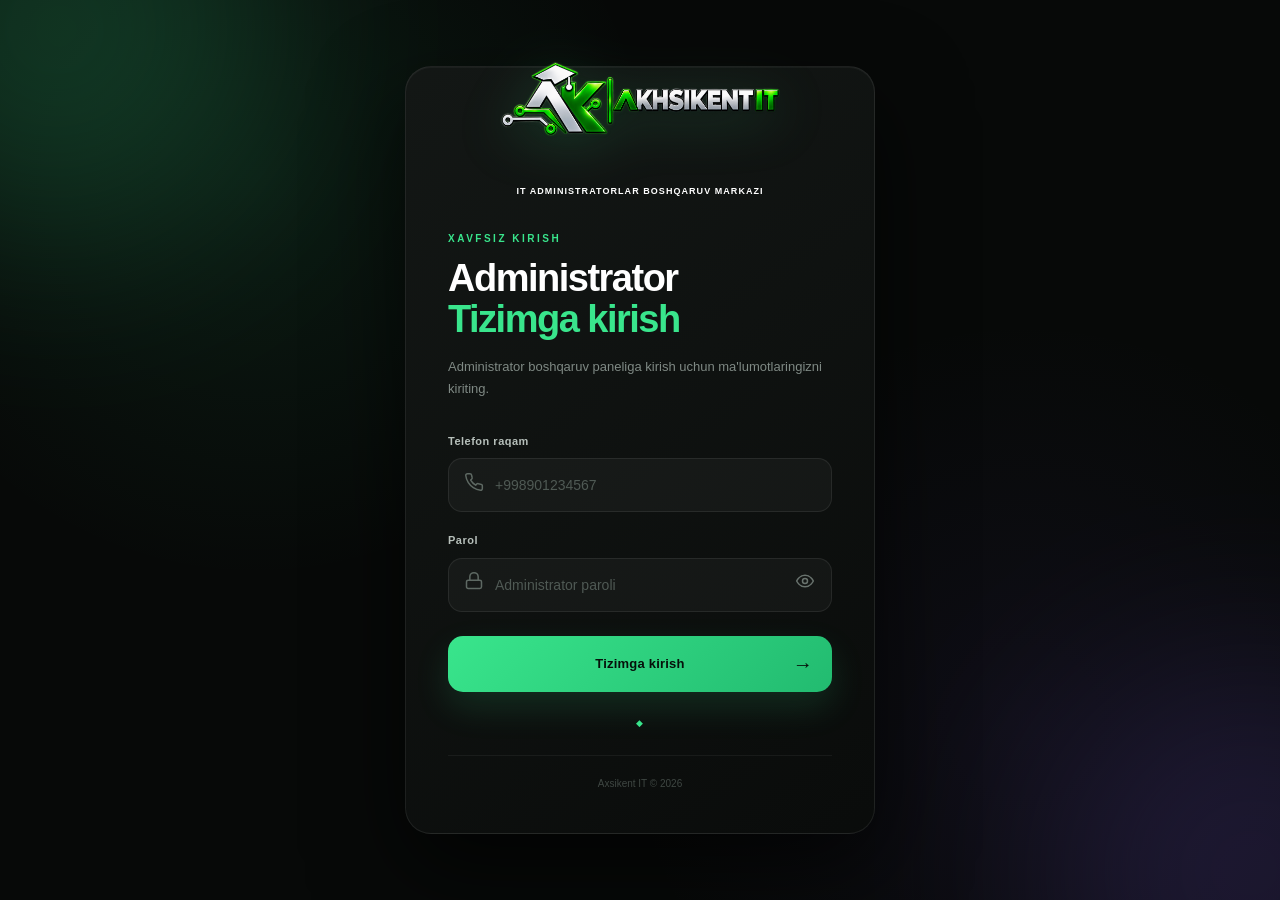
<file: frontend/admin/login.html>
<!DOCTYPE html>
<html lang="uz">
<head>
    <meta charset="UTF-8">
    <meta
        name="viewport"
        content="width=device-width, initial-scale=1.0"
    >

    <title>Akhsikent IT — Administrator Login</title>

    <meta
        name="description"
        content="Akhsikent IT — Administratorlar boshqaruv markazi"
    >

    <link rel="stylesheet" href="admin.css">
</head>

<body>

    <div class="admin-login-page">

        <div class="admin-login-glow glow-one"></div>
        <div class="admin-login-glow glow-two"></div>


        <div class="admin-login-card">

            <div class="login-brand">

                <div class="login-logo">
                    <img src="../assets/Sayt%20logo3.png?v=20261002-02" alt="Axsikent IT">
                </div>

                <div class="login-brand-info">
                    <small>IT ADMINISTRATORLAR BOSHQARUV MARKAZI</small>
                </div>

            </div>


            <div class="login-heading">

                <span class="eyebrow">
                    XAVFSIZ KIRISH
                </span>

                <h1>
                    Administrator
                    <br>
                    <span>Tizimga kirish</span>
                </h1>

                <p>
                    Administrator boshqaruv paneliga kirish uchun
                    ma'lumotlaringizni kiriting.
                </p>

            </div>


            <form id="adminLoginForm">

                <div class="login-field">

                    <label for="adminPhone">
                        Telefon raqam
                    </label>

                    <div class="login-input-wrap">

                        <span
                            class="input-icon"
                            aria-hidden="true"
                        >
                            <svg
                                viewBox="0 0 24 24"
                                width="20"
                                height="20"
                                fill="none"
                                stroke="currentColor"
                                stroke-width="1.8"
                                stroke-linecap="round"
                                stroke-linejoin="round"
                            >
                                <path d="M22 16.92v3a2 2 0 0 1-2.18 2 19.8 19.8 0 0 1-8.63-3.07 19.5 19.5 0 0 1-6-6A19.8 19.8 0 0 1 2.12 4.18 2 2 0 0 1 4.11 2h3a2 2 0 0 1 2 1.72c.12.9.33 1.78.62 2.63a2 2 0 0 1-.45 2.11L8 9.73a16 16 0 0 0 6 6l1.27-1.27a2 2 0 0 1 2.11-.45c.85.29 1.73.5 2.63.62A2 2 0 0 1 22 16.92z"/>
                            </svg>
                        </span>

                        <input
                            type="tel"
                            id="adminPhone"
                            name="phone"
                            placeholder="+998901234567"
                            autocomplete="username"
                            inputmode="tel"
                            required
                        >

                    </div>

                </div>


                <div class="login-field">

                    <label for="adminPassword">
                        Parol
                    </label>

                    <div class="login-input-wrap">

                        <span
                            class="input-icon"
                            aria-hidden="true"
                        >
                            <svg
                                viewBox="0 0 24 24"
                                width="20"
                                height="20"
                                fill="none"
                                stroke="currentColor"
                                stroke-width="1.8"
                                stroke-linecap="round"
                                stroke-linejoin="round"
                            >
                                <rect
                                    x="3"
                                    y="11"
                                    width="18"
                                    height="10"
                                    rx="2"
                                />
                                <path d="M7 11V7a5 5 0 0 1 10 0v4"/>
                            </svg>
                        </span>

                        <input
                            type="password"
                            id="adminPassword"
                            name="password"
                            placeholder="Administrator paroli"
                            autocomplete="current-password"
                            required
                        >

                        <button
                            type="button"
                            class="password-toggle"
                            id="passwordToggle"
                            aria-label="Parolni ko‘rsatish"
                        >
                            <svg
                                viewBox="0 0 24 24"
                                width="20"
                                height="20"
                                fill="none"
                                stroke="currentColor"
                                stroke-width="1.8"
                                stroke-linecap="round"
                                stroke-linejoin="round"
                                aria-hidden="true"
                            >
                                <path d="M2 12s3.5-7 10-7 10 7 10 7-3.5 7-10 7S2 12 2 12z"/>
                                <circle
                                    cx="12"
                                    cy="12"
                                    r="3"
                                />
                            </svg>
                        </button>

                    </div>

                </div>


                <div
                    class="login-error"
                    id="loginError"
                    role="alert"
                    aria-live="polite"
                ></div>


                <button
                    type="submit"
                    class="login-submit"
                    id="loginSubmit"
                >

                    <span class="login-submit-text">
                        Tizimga kirish
                    </span>

                    <span class="login-submit-loader">
                        Tekshirilmoqda...
                    </span>

                    <span class="login-submit-arrow">
                        →
                    </span>

                </button>

            </form>


            <div class="login-security">

                <span
                    class="security-icon"
                    aria-hidden="true"
                >
                    ◆
                </span>

            </div>


            <div class="login-footer">
                Axsikent IT © 2026
            </div>

        </div>

    </div>


    <div
        id="toastContainer"
        class="toast-container"
    ></div>


    <script>

        "use strict";


        const API_BASE =
            "https://axsikent-it-backend.onrender.com";

        const TOKEN_KEY =
            "axsikent_admin_token";

        const ADMIN_KEY =
            "axsikent_admin";


        const form =
            document.getElementById(
                "adminLoginForm"
            );

        const phoneInput =
            document.getElementById(
                "adminPhone"
            );

        const passwordInput =
            document.getElementById(
                "adminPassword"
            );

        const passwordToggle =
            document.getElementById(
                "passwordToggle"
            );

        const errorBox =
            document.getElementById(
                "loginError"
            );

        const submitButton =
            document.getElementById(
                "loginSubmit"
            );


        /* =================================================
           OLD SESSIONNI BACKEND ORQALI TEKSHIRISH
        ================================================= */

        async function checkExistingSession() {

            const existingToken =
                localStorage.getItem(
                    TOKEN_KEY
                );

            if (!existingToken) {
                return;
            }


            try {

                const response =
                    await fetch(
                        `${API_BASE}/admins/me`,
                        {
                            method: "GET",

                            headers: {
                                "Authorization":
                                    `Bearer ${existingToken}`
                            }
                        }
                    );


                if (response.ok) {

                    sessionStorage.setItem(
                        "axsikent_admin_session",
                        "active"
                    );

                    window.location.replace(
                        "index.html"
                    );

                    return;
                }


                if (
                    response.status === 401 ||
                    response.status === 403
                ) {

                    localStorage.removeItem(
                        TOKEN_KEY
                    );

                    localStorage.removeItem(
                        ADMIN_KEY
                    );

                    return;
                }


                showError(
                    "Sessiyani tekshirishda server xatosi yuz berdi."
                );

            } catch (error) {

                console.error(
                    "Session check error:",
                    error
                );

                showError(
                    "Server bilan bog‘lanib bo‘lmadi. Internet aloqangizni tekshiring."
                );

            }

        }


        /* =================================================
           PASSWORD SHOW / HIDE
        ================================================= */

        passwordToggle.addEventListener(
            "click",
            () => {

                const willShow =
                    passwordInput.type === "password";


                passwordInput.type =
                    willShow
                        ? "text"
                        : "password";


                passwordToggle.innerHTML =
                    willShow
                        ? `
                            <svg
                                viewBox="0 0 24 24"
                                width="20"
                                height="20"
                                fill="none"
                                stroke="currentColor"
                                stroke-width="1.8"
                                stroke-linecap="round"
                                stroke-linejoin="round"
                                aria-hidden="true"
                            >
                                <path d="M3 3l18 18"/>
                                <path d="M10.58 10.58a2 2 0 0 0 2.83 2.83"/>
                                <path d="M9.88 4.24A9.9 9.9 0 0 1 12 4c5 0 8.5 4 10 8a16.4 16.4 0 0 1-3.17 4.73"/>
                                <path d="M6.61 6.61C4.72 7.83 3.35 9.68 2 12c1.5 4 5 8 10 8 1.1 0 2.15-.18 3.12-.51"/>
                            </svg>
                        `
                        : `
                            <svg
                                viewBox="0 0 24 24"
                                width="20"
                                height="20"
                                fill="none"
                                stroke="currentColor"
                                stroke-width="1.8"
                                stroke-linecap="round"
                                stroke-linejoin="round"
                                aria-hidden="true"
                            >
                                <path d="M2 12s3.5-7 10-7 10 7 10 7-3.5 7-10 7S2 12 2 12z"/>
                                <circle
                                    cx="12"
                                    cy="12"
                                    r="3"
                                />
                            </svg>
                        `;


                passwordToggle.setAttribute(
                    "aria-label",
                    willShow
                        ? "Parolni yashirish"
                        : "Parolni ko‘rsatish"
                );

            }
        );


        /* =================================================
           ERROR
        ================================================= */

        function showError(message) {

            errorBox.textContent =
                message;

            errorBox.classList.add(
                "show"
            );

        }


        function clearError() {

            errorBox.textContent =
                "";

            errorBox.classList.remove(
                "show"
            );

        }


        /* =================================================
           LOGIN
        ================================================= */

        form.addEventListener(
            "submit",
            async (event) => {

                event.preventDefault();

                clearError();


                const phone =
                    phoneInput.value
                        .trim()
                        .replace(/[\s()-]/g, "");


                const password =
                    passwordInput.value;


                /* EMPTY CHECK */

                if (!phone || !password) {

                    showError(
                        "Telefon raqam va parolni kiriting."
                    );

                    return;
                }


                /* UZBEKISTAN PHONE CHECK */

                if (
                    !/^(?:\+998|998)\d{9}$/.test(
                        phone
                    )
                ) {
                    showError(
                        "Telefon raqamni +998901234567 yoki 998901234567 ko‘rinishida kiriting."
                    );
                    phoneInput.focus();
                    return;
                }


                /* LOADING */

                submitButton.classList.add(
                    "loading"
                );

                submitButton.disabled =
                    true;


                try {

                    const response =
                        await fetch(
                            `${API_BASE}/admins/login`,
                            {
                                method: "POST",

                                headers: {
                                    "Content-Type":
                                        "application/json"
                                },

                                body: JSON.stringify({
                                    phone,
                                    password
                                })
                            }
                        );


                    let data =
                        null;


                    try {

                        data =
                            await response.json();

                    } catch {

                        data =
                            null;

                    }


                    if (!response.ok) {

                        throw new Error(
                            data?.detail ||
                            "Login amalga oshmadi."
                        );

                    }


                    if (
                        !data?.access_token
                    ) {

                        throw new Error(
                            "Server token qaytarmadi."
                        );

                    }


                    /* SAVE TOKEN */

                    localStorage.setItem(
                        TOKEN_KEY,
                        data.access_token
                    );

                    sessionStorage.setItem(
                        "axsikent_admin_session",
                        "active"
                    );


                    /* SAVE ADMIN */

                    localStorage.setItem(
                        ADMIN_KEY,
                        JSON.stringify({
                            admin_id:
                                data.admin_id,

                            full_name:
                                data.full_name,

                            role:
                                data.role
                        })
                    );


                    /* SUCCESS */

                    submitButton.classList.add(
                        "success"
                    );


                    setTimeout(
                        () => {

                            window.location.replace(
                                "index.html"
                            );

                        },
                        500
                    );


                } catch (error) {

                    console.error(
                        "Admin login error:",
                        error
                    );


                    showError(
                        error.message ||
                        "Server bilan bog‘lanib bo‘lmadi."
                    );


                    submitButton.classList.remove(
                        "loading"
                    );

                    submitButton.disabled =
                        false;

                }

            }
        );


        /* =================================================
           START SESSION CHECK
        ================================================= */

        checkExistingSession();

    </script>

</body>
</html>
</file>
<file: frontend/admin/admin.css>
/* =========================================================
   AXSIKENT IT — COMMAND CENTER
   ADMIN DESIGN SYSTEM
========================================================= */

:root {
    --bg-main: #070908;
    --bg-secondary: #0b0e0d;
    --bg-panel: #101412;
    --bg-panel-2: #141917;
    --bg-hover: #181e1b;

    --border: rgba(255, 255, 255, 0.075);
    --border-strong: rgba(255, 255, 255, 0.12);

    --text-main: #f2f5f3;
    --text-secondary: #a2aaa6;
    --text-muted: #69716d;

    --accent: #39e58c;
    --accent-strong: #20c975;
    --accent-soft: rgba(57, 229, 140, 0.10);
    --accent-glow: rgba(57, 229, 140, 0.20);

    --danger: #ff5f6d;
    --warning: #ffbd5a;
    --info: #6ca8ff;

    --sidebar-width: 270px;
    --topbar-height: 86px;

    --radius-sm: 10px;
    --radius-md: 16px;
    --radius-lg: 22px;

    --shadow:
        0 20px 60px rgba(0, 0, 0, 0.30);

    --transition:
        180ms cubic-bezier(.2,.8,.2,1);
}


/* =========================================================
   RESET
========================================================= */

* {
    margin: 0;
    padding: 0;
    box-sizing: border-box;
}

html {
    scroll-behavior: smooth;
}

body {
    min-height: 100vh;
    background:
        radial-gradient(
            circle at 15% 10%,
            rgba(57, 229, 140, 0.035),
            transparent 28%
        ),
        radial-gradient(
            circle at 90% 80%,
            rgba(57, 229, 140, 0.025),
            transparent 30%
        ),
        var(--bg-main);

    color: var(--text-main);

    font-family:
        Inter,
        ui-sans-serif,
        -apple-system,
        BlinkMacSystemFont,
        "Segoe UI",
        Roboto,
        Arial,
        sans-serif;

    line-height: 1.5;

    -webkit-font-smoothing: antialiased;
}

button,
input,
select,
textarea {
    font: inherit;
}

button {
    border: 0;
    cursor: pointer;
}

a {
    color: inherit;
    text-decoration: none;
}


/* =========================================================
   SCROLLBAR
========================================================= */

::-webkit-scrollbar {
    width: 7px;
    height: 7px;
}

::-webkit-scrollbar-track {
    background: transparent;
}

::-webkit-scrollbar-thumb {
    background: #252c28;
    border-radius: 999px;
}

::-webkit-scrollbar-thumb:hover {
    background: #37423c;
}


/* =========================================================
   MAIN APP
========================================================= */

.admin-app {
    min-height: 100vh;
    display: flex;
}


/* =========================================================
   SIDEBAR
========================================================= */

.sidebar {
    position: fixed;
    z-index: 1000;

    top: 0;
    left: 0;

    width: var(--sidebar-width);
    height: 100vh;

    display: flex;
    flex-direction: column;

    background:
        linear-gradient(
            180deg,
            rgba(18, 22, 20, 0.98),
            rgba(8, 10, 9, 0.99)
        );

    border-right: 1px solid var(--border);

    box-shadow:
        20px 0 70px rgba(0, 0, 0, 0.16);

    overflow: hidden;
}


/* =========================================================
   BRAND
========================================================= */

.brand {
    height: var(--topbar-height);

    display: flex;
    align-items: center;

    gap: 13px;

    padding: 0 22px;

    border-bottom: 1px solid var(--border);
}

.brand-mark {
    width: 42px;
    height: 42px;

    flex-shrink: 0;

    display: grid;
    place-items: center;

    border-radius: 13px;

    background:
        linear-gradient(
            135deg,
            var(--accent),
            #1ab56b
        );

    color: #04150c;

    font-size: 13px;
    font-weight: 900;
    letter-spacing: -0.5px;

    box-shadow:
        0 0 0 1px rgba(57, 229, 140, 0.15),
        0 8px 28px rgba(57, 229, 140, 0.13);
}

.brand-info {
    min-width: 0;

    display: flex;
    flex-direction: column;
}

.brand-info strong {
    font-size: 14px;
    font-weight: 850;
    letter-spacing: 1.8px;
}

.brand-info small {
    margin-top: 2px;

    color: var(--text-muted);

    font-size: 8px;
    font-weight: 700;
    letter-spacing: 1.45px;
}


/* =========================================================
   SIDEBAR NAV
========================================================= */

.sidebar-nav {
    flex: 1;

    padding: 18px 12px 16px;

    overflow-y: auto;
}

.nav-section {
    margin-bottom: 19px;
}

.nav-section-title {
    display: block;

    padding: 0 11px 8px;

    color: #4f5954;

    font-size: 9px;
    font-weight: 800;

    letter-spacing: 1.5px;
}

.nav-item {
    position: relative;

    width: 100%;
    min-height: 43px;

    display: flex;
    align-items: center;

    gap: 11px;

    margin: 3px 0;
    padding: 0 11px;

    border-radius: 11px;

    background: transparent;

    color: var(--text-secondary);

    text-align: left;

    font-size: 12px;
    font-weight: 600;

    transition:
        background var(--transition),
        color var(--transition),
        transform var(--transition);
}

.nav-item:hover {
    background: rgba(255, 255, 255, 0.045);
    color: #e9efec;
    transform: translateX(2px);
}

.nav-item.active {
    color: var(--accent);

    background:
        linear-gradient(
            90deg,
            rgba(57, 229, 140, 0.12),
            rgba(57, 229, 140, 0.035)
        );

    box-shadow:
        inset 0 0 0 1px rgba(57, 229, 140, 0.07);
}

.nav-item.active::before {
    content: "";

    position: absolute;

    left: 0;
    top: 9px;
    bottom: 9px;

    width: 2px;

    border-radius: 5px;

    background: var(--accent);

    box-shadow:
        0 0 12px var(--accent-glow);
}

.nav-icon {
    width: 21px;

    display: inline-flex;
    justify-content: center;

    color: #6f7974;

    font-size: 15px;
    font-weight: 700;

    transition: color var(--transition);
}

.nav-item:hover .nav-icon,
.nav-item.active .nav-icon {
    color: var(--accent);
}

.nav-badge {
    min-width: 19px;
    height: 19px;

    display: inline-grid;
    place-items: center;

    margin-left: auto;

    padding: 0 5px;

    border-radius: 999px;

    background: rgba(255, 95, 109, 0.12);
    color: #ff7d88;

    font-size: 9px;
    font-weight: 800;
}


/* =========================================================
   SIDEBAR FOOTER
========================================================= */

.sidebar-footer {
    padding: 13px;

    border-top: 1px solid var(--border);
}

.admin-profile {
    min-height: 57px;

    display: flex;
    align-items: center;

    gap: 10px;

    padding: 9px;

    border: 1px solid var(--border);

    border-radius: 14px;

    background:
        rgba(255, 255, 255, 0.025);
}

.admin-avatar {
    width: 34px;
    height: 34px;

    flex-shrink: 0;

    display: grid;
    place-items: center;

    border-radius: 10px;

    background:
        linear-gradient(
            135deg,
            #202923,
            #121714
        );

    border: 1px solid rgba(57, 229, 140, 0.14);

    color: var(--accent);

    font-size: 12px;
    font-weight: 850;
}

.admin-profile-info {
    min-width: 0;

    flex: 1;

    display: flex;
    flex-direction: column;
}

.admin-profile-info strong {
    overflow: hidden;

    color: #e8edea;

    font-size: 10px;
    font-weight: 750;

    text-overflow: ellipsis;
    white-space: nowrap;
}

.admin-profile-info span {
    margin-top: 2px;

    color: var(--text-muted);

    font-size: 8px;
}

.logout-btn {
    width: 31px;
    height: 31px;

    display: grid;
    place-items: center;

    border-radius: 9px;

    background: transparent;

    color: #68716d;

    font-size: 16px;

    transition:
        background var(--transition),
        color var(--transition);
}

.logout-btn:hover {
    background: rgba(255, 95, 109, 0.09);
    color: var(--danger);
}


/* =========================================================
   MAIN CONTENT
========================================================= */

.main-content {
    width: calc(100% - var(--sidebar-width));

    min-height: 100vh;

    margin-left: var(--sidebar-width);
}


/* =========================================================
   TOPBAR
========================================================= */

.topbar {
    position: sticky;
    z-index: 900;

    top: 0;

    height: var(--topbar-height);

    display: flex;
    align-items: center;

    padding: 0 32px;

    background:
        rgba(7, 9, 8, 0.78);

    border-bottom: 1px solid var(--border);

    backdrop-filter: blur(20px);
    -webkit-backdrop-filter: blur(20px);
}

.page-heading {
    flex: 1;
}

.breadcrumb {
    display: flex;
    align-items: center;

    gap: 8px;

    color: var(--text-muted);

    font-size: 9px;
    font-weight: 600;
}

.breadcrumb span {
    color: #46504b;
}

#breadcrumbCurrent {
    color: #7d8782;
}

.page-heading h1 {
    margin-top: 4px;

    color: #f1f5f2;

    font-size: 20px;
    font-weight: 750;

    letter-spacing: -0.5px;
}

.topbar-actions {
    display: flex;
    align-items: center;

    gap: 8px;
}

.topbar-icon-btn {
    position: relative;

    width: 38px;
    height: 38px;

    display: grid;
    place-items: center;

    border: 1px solid var(--border);

    border-radius: 11px;

    background:
        rgba(255, 255, 255, 0.025);

    color: #8d9792;

    font-size: 17px;

    transition:
        background var(--transition),
        color var(--transition),
        border-color var(--transition),
        transform var(--transition);
}

.topbar-icon-btn:hover {
    background: rgba(255, 255, 255, 0.06);

    color: var(--accent);

    border-color:
        rgba(57, 229, 140, 0.18);

    transform: translateY(-1px);
}

.notification-dot {
    position: absolute;

    top: 8px;
    right: 8px;

    width: 5px;
    height: 5px;

    border-radius: 50%;

    background: var(--accent);

    box-shadow:
        0 0 8px var(--accent-glow);
}

.mobile-menu-btn {
    display: none;
}


/* =========================================================
   CONTENT AREA
========================================================= */

.content-area {
    max-width: 1600px;

    margin: 0 auto;

    padding: 32px;
}


/* =========================================================
   PAGE SECTIONS
========================================================= */

.page-section {
    display: none;

    animation:
        pageEnter 320ms ease both;

    scroll-margin-top: calc(var(--topbar-height) + 10px);
}

.page-section.active {
    display: block;
}

@keyframes pageEnter {
    from {
        opacity: 0;
        transform: translateY(8px);
    }

    to {
        opacity: 1;
        transform: translateY(0);
    }
}


/* =========================================================
   SECTION INTRO
========================================================= */

.section-intro {
    display: flex;
    align-items: flex-end;
    justify-content: space-between;

    gap: 25px;

    margin-bottom: 28px;
}

.eyebrow,
.panel-eyebrow {
    display: block;

    color: var(--accent);

    font-size: 8px;
    font-weight: 850;

    letter-spacing: 1.8px;
}

.section-intro h2 {
    margin-top: 7px;

    font-size: 28px;
    font-weight: 780;

    letter-spacing: -1px;
}

.section-intro p {
    margin-top: 6px;

    color: var(--text-secondary);

    font-size: 12px;
}

.system-status {
    display: flex;
    align-items: center;

    gap: 8px;

    padding: 9px 13px;

    border: 1px solid rgba(57, 229, 140, 0.12);

    border-radius: 999px;

    background:
        rgba(57, 229, 140, 0.045);

    color: #9bb4a6;

    font-size: 9px;
    font-weight: 700;
}

.status-pulse {
    width: 7px;
    height: 7px;

    border-radius: 50%;

    background: var(--accent);

    box-shadow:
        0 0 0 4px rgba(57, 229, 140, 0.07),
        0 0 14px rgba(57, 229, 140, 0.3);

    animation:
        pulse 2s infinite;
}

@keyframes pulse {
    0%,
    100% {
        opacity: 1;
    }

    50% {
        opacity: 0.55;
    }
}


/* =========================================================
   STAT GRID
========================================================= */

.stats-grid {
    display: grid;

    grid-template-columns:
        repeat(4, minmax(0, 1fr));

    gap: 14px;

    margin-bottom: 14px;
}

.stat-card {
    position: relative;

    min-height: 150px;

    padding: 20px;

    overflow: hidden;

    border: 1px solid var(--border);

    border-radius: var(--radius-md);

    background:
        linear-gradient(
            145deg,
            rgba(20, 25, 22, 0.98),
            rgba(12, 15, 13, 0.98)
        );

    box-shadow: var(--shadow);

    transition:
        transform var(--transition),
        border-color var(--transition);
}

.stat-card::after {
    content: "";

    position: absolute;

    width: 130px;
    height: 130px;

    right: -65px;
    bottom: -70px;

    border-radius: 50%;

    background:
        radial-gradient(
            circle,
            rgba(57, 229, 140, 0.08),
            transparent 70%
        );

    pointer-events: none;
}

.stat-card:hover {
    transform: translateY(-3px);

    border-color:
        rgba(255, 255, 255, 0.12);
}

.stat-card.accent-card {
    border-color:
        rgba(57, 229, 140, 0.13);

    background:
        linear-gradient(
            145deg,
            rgba(20, 34, 27, 0.98),
            rgba(11, 17, 14, 0.98)
        );
}

.stat-card-top {
    display: flex;
    align-items: center;
    justify-content: space-between;
}

.stat-label {
    color: var(--text-muted);

    font-size: 8px;
    font-weight: 800;

    letter-spacing: 1.3px;
}

.stat-icon {
    width: 30px;
    height: 30px;

    display: grid;
    place-items: center;

    border-radius: 9px;

    background:
        rgba(57, 229, 140, 0.07);

    color: var(--accent);

    font-size: 15px;
}

.stat-value {
    display: block;

    margin-top: 22px;

    color: #f5f8f6;

    font-size: 31px;
    font-weight: 780;

    line-height: 1;

    letter-spacing: -1.3px;
}

.stat-meta {
    display: block;

    margin-top: 8px;

    color: var(--text-muted);

    font-size: 9px;
}


/* =========================================================
   DASHBOARD GRID
========================================================= */

.dashboard-grid {
    display: grid;

    grid-template-columns:
        minmax(0, 1.2fr)
        minmax(320px, .8fr);

    gap: 14px;

    margin-bottom: 14px;
}


/* =========================================================
   PANEL CARD
========================================================= */

.panel-card {
    min-width: 0;

    padding: 21px;

    border: 1px solid var(--border);

    border-radius: var(--radius-md);

    background:
        linear-gradient(
            145deg,
            rgba(17, 21, 19, 0.98),
            rgba(10, 13, 11, 0.98)
        );

    box-shadow: var(--shadow);
}

.panel-header {
    display: flex;
    align-items: center;
    justify-content: space-between;

    gap: 20px;

    margin-bottom: 20px;
}

.panel-header h3 {
    margin-top: 5px;

    font-size: 15px;
    font-weight: 730;

    letter-spacing: -0.25px;
}

.panel-link {
    background: transparent;

    color: var(--accent);

    font-size: 9px;
    font-weight: 750;

    white-space: nowrap;

    transition:
        opacity var(--transition),
        transform var(--transition);
}

.panel-link:hover {
    opacity: 0.75;
    transform: translateX(2px);
}


/* =========================================================
   REWARD OVERVIEW
========================================================= */

.reward-overview {
    display: grid;

    grid-template-columns:
        repeat(3, 1fr);

    gap: 10px;
}

.overview-item {
    min-height: 92px;

    display: flex;
    flex-direction: column;
    justify-content: center;

    padding: 15px;

    border: 1px solid rgba(255, 255, 255, 0.055);

    border-radius: 13px;

    background:
        rgba(255, 255, 255, 0.018);
}

.overview-value {
    color: #edf3ef;

    font-size: 23px;
    font-weight: 760;

    letter-spacing: -0.7px;
}

.overview-item > span:last-child {
    margin-top: 4px;

    color: var(--text-muted);

    font-size: 9px;
}


/* =========================================================
   QUICK ACTIONS
========================================================= */

.quick-actions {
    display: grid;

    grid-template-columns:
        repeat(2, minmax(0, 1fr));

    gap: 8px;
}

.quick-action {
    min-height: 61px;

    display: flex;
    align-items: center;

    gap: 10px;

    padding: 9px 10px;

    border: 1px solid rgba(255, 255, 255, 0.055);

    border-radius: 12px;

    background:
        rgba(255, 255, 255, 0.018);

    color: var(--text-main);

    text-align: left;

    transition:
        transform var(--transition),
        background var(--transition),
        border-color var(--transition);
}

.quick-action:hover {
    transform: translateY(-2px);

    background:
        rgba(57, 229, 140, 0.045);

    border-color:
        rgba(57, 229, 140, 0.12);
}

.quick-icon {
    width: 33px;
    height: 33px;

    flex-shrink: 0;

    display: grid;
    place-items: center;

    border-radius: 10px;

    background:
        rgba(57, 229, 140, 0.07);

    color: var(--accent);

    font-size: 14px;
}

.quick-action > span:nth-child(2) {
    min-width: 0;

    display: flex;
    flex-direction: column;

    color: #dfe7e2;

    font-size: 10px;
    font-weight: 700;
}

.quick-action small {
    margin-top: 2px;

    color: var(--text-muted);

    font-size: 8px;
    font-weight: 500;
}

.quick-action b {
    margin-left: auto;

    color: #56615b;

    font-size: 13px;

    transition:
        color var(--transition),
        transform var(--transition);
}

.quick-action:hover b {
    color: var(--accent);
    transform: translateX(2px);
}


/* =========================================================
   SYSTEM PANEL
========================================================= */

.system-panel {
    margin-bottom: 20px;
}

.system-grid {
    display: grid;

    grid-template-columns:
        repeat(4, minmax(0, 1fr));

    gap: 9px;
}

.system-item {
    padding: 13px;

    border: 1px solid rgba(255, 255, 255, 0.045);

    border-radius: 11px;

    background:
        rgba(255, 255, 255, 0.015);
}

.system-item span {
    display: block;

    color: var(--text-muted);

    font-size: 8px;
    font-weight: 650;
}

.system-item strong {
    display: block;

    margin-top: 4px;

    color: #b9c3bd;

    font-size: 9px;
    font-weight: 650;
}


/* =========================================================
   EMPTY MODULE
========================================================= */

.empty-module {
    min-height: 460px;

    display: flex;
    flex-direction: column;
    align-items: center;
    justify-content: center;

    padding: 40px;

    border: 1px solid var(--border);

    border-radius: var(--radius-lg);

    background:
        radial-gradient(
            circle at center,
            rgba(57, 229, 140, 0.045),
            transparent 40%
        ),
        var(--bg-panel);

    text-align: center;
}

.empty-module > span {
    width: 68px;
    height: 68px;

    display: grid;
    place-items: center;

    margin-bottom: 20px;

    border: 1px solid rgba(57, 229, 140, 0.12);

    border-radius: 20px;

    background:
        rgba(57, 229, 140, 0.05);

    color: var(--accent);

    font-size: 27px;

    box-shadow:
        0 0 40px rgba(57, 229, 140, 0.06);
}

.empty-module h2 {
    font-size: 22px;
    font-weight: 750;
}

.empty-module p {
    max-width: 400px;

    margin-top: 8px;

    color: var(--text-muted);

    font-size: 11px;
}


/* =========================================================
   TOAST
========================================================= */

.toast-container {
    position: fixed;

    z-index: 5000;

    right: 22px;
    bottom: 22px;

    display: flex;
    flex-direction: column;

    gap: 8px;

    pointer-events: none;
}

.toast {
    min-width: 270px;

    padding: 13px 15px;

    border: 1px solid var(--border);

    border-radius: 13px;

    background:
        rgba(16, 20, 18, 0.96);

    box-shadow:
        0 20px 50px rgba(0, 0, 0, 0.4);

    color: #dce5df;

    font-size: 10px;
    font-weight: 600;

    backdrop-filter: blur(18px);

    animation:
        toastIn 250ms ease both;
}

@keyframes toastIn {
    from {
        opacity: 0;
        transform: translateY(10px);
    }

    to {
        opacity: 1;
        transform: translateY(0);
    }
}


/* =========================================================
   SELECTION
========================================================= */

::selection {
    background: rgba(57, 229, 140, 0.20);
    color: white;
}


/* =========================================================
   RESPONSIVE — TABLET
========================================================= */

@media (max-width: 1100px) {

    :root {
        --sidebar-width: 230px;
    }

    .content-area {
        padding: 25px;
    }

    .stats-grid {
        grid-template-columns:
            repeat(2, minmax(0, 1fr));
    }

    .dashboard-grid {
        grid-template-columns: 1fr;
    }

    .system-grid {
        grid-template-columns:
            repeat(2, 1fr);
    }
}


/* =========================================================
   RESPONSIVE — MOBILE
========================================================= */

@media (max-width: 760px) {

    :root {
        --topbar-height: 70px;
    }

    .sidebar {
        width: 270px;

        transform:
            translateX(-100%);

        transition:
            transform 260ms cubic-bezier(.2,.8,.2,1);

        box-shadow:
            25px 0 80px rgba(0, 0, 0, 0.55);
    }

    .sidebar.open {
        transform: translateX(0);
    }

    .main-content {
        width: 100%;

        margin-left: 0;
    }

    .topbar {
        padding: 0 16px;
    }

    .mobile-menu-btn {
        width: 37px;
        height: 37px;

        display: grid;
        place-items: center;

        margin-right: 11px;

        border: 1px solid var(--border);

        border-radius: 10px;

        background:
            rgba(255, 255, 255, 0.025);

        color: #a0aaa4;

        font-size: 17px;
    }

    .page-heading h1 {
        font-size: 17px;
    }

    .breadcrumb {
        display: none;
    }

    .topbar-icon-btn {
        width: 35px;
        height: 35px;
    }

    .content-area {
        padding: 20px 15px 30px;
    }

    .section-intro {
        align-items: flex-start;
        flex-direction: column;

        margin-bottom: 20px;
    }

    .section-intro h2 {
        font-size: 23px;
    }

    .system-status {
        align-self: flex-start;
    }

    .stats-grid {
        grid-template-columns: 1fr;

        gap: 10px;
    }

    .stat-card {
        min-height: 130px;
    }

    .stat-value {
        margin-top: 17px;

        font-size: 28px;
    }

    .dashboard-grid {
        gap: 10px;
    }

    .panel-card {
        padding: 17px;
    }

    .reward-overview {
        grid-template-columns: 1fr;
    }

    .overview-item {
        min-height: 70px;
    }

    .quick-actions {
        grid-template-columns: 1fr;
    }

    .system-grid {
        grid-template-columns: 1fr;
    }

    .empty-module {
        min-height: 380px;
    }

    .toast-container {
        left: 15px;
        right: 15px;
        bottom: 15px;
    }

    .toast {
        min-width: 0;
        width: 100%;
    }
}


/* =========================================================
   VERY SMALL PHONES
========================================================= */

@media (max-width: 390px) {

    .brand {
        padding: 0 17px;
    }

    .content-area {
        padding-left: 12px;
        padding-right: 12px;
    }

    .section-intro h2 {
        font-size: 21px;
    }

    .stat-card {
        padding: 17px;
    }

    .panel-card {
        padding: 15px;
    }
}

/* =========================================================
   AXSIKENT IT — ADMIN LOGIN
   PREMIUM COMMAND CENTER AUTH
========================================================= */

.admin-login-page {
    min-height: 100vh;
    width: 100%;
    display: flex;
    align-items: center;
    justify-content: center;
    position: relative;
    overflow: hidden;
    background:
        radial-gradient(
            circle at 20% 20%,
            rgba(57, 229, 140, 0.08),
            transparent 32%
        ),
        radial-gradient(
            circle at 80% 80%,
            rgba(100, 70, 180, 0.08),
            transparent 32%
        ),
        #070908;
    padding: 30px 18px;
}


/* BACKGROUND GLOW */

.admin-login-glow {
    position: absolute;
    width: 420px;
    height: 420px;
    border-radius: 50%;
    filter: blur(100px);
    pointer-events: none;
    opacity: 0.18;
}

.glow-one {
    top: -180px;
    left: -150px;
    background: #39e58c;
}

.glow-two {
    right: -180px;
    bottom: -180px;
    background: #7657d9;
}


/* LOGIN CARD */

.admin-login-card {
    position: relative;
    z-index: 2;
    width: 100%;
    max-width: 470px;
    padding: 42px;
    border: 1px solid rgba(255, 255, 255, 0.08);
    border-radius: 26px;
    background:
        linear-gradient(
            145deg,
            rgba(20, 24, 22, 0.96),
            rgba(10, 12, 11, 0.98)
        );
    box-shadow:
        0 35px 90px rgba(0, 0, 0, 0.65),
        inset 0 1px 0 rgba(255, 255, 255, 0.04);
    backdrop-filter: blur(22px);
    animation: loginCardIn 0.7s ease both;
}


@keyframes loginCardIn {

    from {
        opacity: 0;
        transform: translateY(24px) scale(0.98);
    }

    to {
        opacity: 1;
        transform: translateY(0) scale(1);
    }
}


/* BRAND */

.login-brand {
    display: flex;
    align-items: center;
    gap: 13px;
    margin-bottom: 48px;
}

.login-brand .brand-mark {
    width: 48px;
    height: 48px;
    border-radius: 14px;
    display: flex;
    align-items: center;
    justify-content: center;
    background:
        linear-gradient(
            145deg,
            #39e58c,
            #1ca866
        );
    box-shadow:
        0 10px 30px rgba(57, 229, 140, 0.18);
}

.login-brand .brand-mark span {
    color: #06100a;
    font-size: 15px;
    font-weight: 900;
    letter-spacing: -0.5px;
}

.login-brand .brand-info {
    display: flex;
    flex-direction: column;
    gap: 3px;
}

.login-brand .brand-info strong {
    color: #ffffff;
    font-size: 15px;
    letter-spacing: 1.5px;
}

.login-brand .brand-info small {
    color: #78817c;
    font-size: 8px;
    letter-spacing: 1.8px;
}


/* HEADING */

.login-heading {
    margin-bottom: 32px;
}

.login-heading .eyebrow {
    display: inline-block;
    margin-bottom: 12px;
    color: #39e58c;
    font-size: 10px;
    font-weight: 800;
    letter-spacing: 2.5px;
}

.login-heading h1 {
    margin: 0;
    color: #ffffff;
    font-size: 38px;
    line-height: 1.08;
    letter-spacing: -1.5px;
}

.login-heading h1 span {
    color: #39e58c;
}

.login-heading p {
    max-width: 390px;
    margin: 16px 0 0;
    color: #7f8984;
    font-size: 13px;
    line-height: 1.7;
}


/* FORM */

.login-field {
    margin-bottom: 20px;
}

.login-field label {
    display: block;
    margin-bottom: 9px;
    color: #b7c0bb;
    font-size: 11px;
    font-weight: 700;
    letter-spacing: 0.5px;
}


.login-input-wrap {
    position: relative;
    display: flex;
    align-items: center;
}


.input-icon {
    position: absolute;
    left: 16px;
    z-index: 2;
    color: #5e6963;
    font-size: 15px;
    pointer-events: none;
}


.login-input-wrap input {
    width: 100%;
    height: 54px;
    padding: 0 48px 0 46px;
    border: 1px solid rgba(255, 255, 255, 0.08);
    border-radius: 14px;
    outline: none;
    background: rgba(255, 255, 255, 0.035);
    color: #ffffff;
    font-size: 14px;
    transition:
        border-color 0.25s ease,
        background 0.25s ease,
        box-shadow 0.25s ease;
    box-sizing: border-box;
}


.login-input-wrap input::placeholder {
    color: #4f5954;
}


.login-input-wrap input:focus {
    border-color: rgba(57, 229, 140, 0.65);
    background: rgba(57, 229, 140, 0.035);
    box-shadow:
        0 0 0 4px rgba(57, 229, 140, 0.06);
}


.password-toggle {
    position: absolute;
    right: 8px;
    width: 38px;
    height: 38px;
    border: 0;
    border-radius: 10px;
    background: transparent;
    color: #69736e;
    cursor: pointer;
    transition:
        color 0.2s ease,
        background 0.2s ease;
}

.password-toggle:hover {
    color: #39e58c;
    background: rgba(57, 229, 140, 0.07);
}


/* ERROR */

.login-error {
    display: none;
    margin: 4px 0 16px;
    padding: 12px 14px;
    border: 1px solid rgba(255, 80, 80, 0.2);
    border-radius: 12px;
    background: rgba(255, 60, 60, 0.06);
    color: #ff8d8d;
    font-size: 12px;
    line-height: 1.5;
}

.login-error.show {
    display: block;
    animation: errorIn 0.25s ease;
}


@keyframes errorIn {

    from {
        opacity: 0;
        transform: translateY(-4px);
    }

    to {
        opacity: 1;
        transform: translateY(0);
    }
}


/* LOGIN BUTTON */

.login-submit {
    position: relative;
    width: 100%;
    height: 56px;
    margin-top: 4px;
    border: 0;
    border-radius: 15px;
    cursor: pointer;
    overflow: hidden;
    background:
        linear-gradient(
            135deg,
            #39e58c,
            #22bb70
        );
    color: #06100a;
    font-size: 13px;
    font-weight: 900;
    letter-spacing: 0.2px;
    box-shadow:
        0 15px 35px rgba(57, 229, 140, 0.14);
    transition:
        transform 0.2s ease,
        box-shadow 0.2s ease,
        filter 0.2s ease;
}


.login-submit:hover {
    transform: translateY(-2px);
    box-shadow:
        0 20px 45px rgba(57, 229, 140, 0.22);
    filter: brightness(1.04);
}


.login-submit:active {
    transform: translateY(0);
}


.login-submit:disabled {
    cursor: not-allowed;
    opacity: 0.7;
}


.login-submit-arrow {
    position: absolute;
    right: 19px;
    top: 50%;
    transform: translateY(-50%);
    font-size: 20px;
    transition: transform 0.2s ease;
}


.login-submit:hover .login-submit-arrow {
    transform:
        translate(4px, -50%);
}


.login-submit-loader {
    display: none;
}


.login-submit.loading .login-submit-text {
    display: none;
}

.login-submit.loading .login-submit-loader {
    display: inline;
}

.login-submit.loading .login-submit-arrow {
    display: none;
}


/* SUCCESS */

.login-submit.success {
    background: #39e58c;
}


/* SECURITY */

.login-security {
    display: flex;
    align-items: center;
    justify-content: center;
    gap: 8px;
    margin-top: 25px;
    color: #59635e;
    font-size: 10px;
    letter-spacing: 0.4px;
}

.security-icon {
    color: #39e58c;
    font-size: 9px;
}


/* FOOTER */

.login-footer {
    margin-top: 25px;
    padding-top: 20px;
    border-top: 1px solid rgba(255, 255, 255, 0.055);
    text-align: center;
    color: #3f4743;
    font-size: 10px;
}


/* MOBILE */

@media (max-width: 520px) {

    .admin-login-page {
        padding: 18px;
    }

    .admin-login-card {
        padding: 30px 22px;
        border-radius: 22px;
    }

    .login-brand {
        margin-bottom: 38px;
    }

    .login-heading h1 {
        font-size: 32px;
    }

    .login-heading p {
        font-size: 12px;
    }

    .login-input-wrap input {
        height: 52px;
    }

    .login-submit {
        height: 54px;
    }
}


@media (max-width: 360px) {

    .admin-login-card {
        padding: 25px 18px;
    }

    .login-heading h1 {
        font-size: 29px;
    }
}

/* ============================================================
   STUDENTS MODULE
   ============================================================ */

.module-loading,
.module-error,
.module-empty {
    min-height: 260px;
    display: flex;
    flex-direction: column;
    align-items: center;
    justify-content: center;
    text-align: center;
    padding: 40px;
}

.module-loading {
    color: #a8b3ad;
}

.module-spinner {
    width: 34px;
    height: 34px;
    border: 3px solid rgba(255,255,255,.08);
    border-top-color: #35e0a1;
    border-radius: 50%;
    animation: adminSpin .8s linear infinite;
    margin-bottom: 15px;
}

@keyframes adminSpin {
    to {
        transform: rotate(360deg);
    }
}

.module-error-icon,
.module-empty-icon {
    width: 58px;
    height: 58px;
    border-radius: 18px;
    display: grid;
    place-items: center;
    font-size: 24px;
    margin-bottom: 16px;
}

.module-error-icon {
    color: #ff7777;
    background: rgba(255,70,70,.08);
    border: 1px solid rgba(255,70,70,.18);
}

.module-empty-icon {
    color: #35e0a1;
    background: rgba(53,224,161,.08);
    border: 1px solid rgba(53,224,161,.15);
}

.module-error h3,
.module-empty h3 {
    margin: 0 0 8px;
    color: #f2f6f4;
}

.module-error p,
.module-empty p {
    margin: 0;
    color: #7e8c86;
}

.module-retry {
    margin-top: 18px;
    padding: 11px 20px;
    border: 1px solid rgba(53,224,161,.25);
    border-radius: 10px;
    background: rgba(53,224,161,.08);
    color: #35e0a1;
    cursor: pointer;
}

.students-toolbar {
    display: flex;
    align-items: center;
    gap: 14px;
    margin-bottom: 18px;
}

.students-search {
    flex: 1;
    height: 46px;
    display: flex;
    align-items: center;
    gap: 10px;
    padding: 0 15px;
    border: 1px solid rgba(255,255,255,.08);
    border-radius: 12px;
    background: rgba(255,255,255,.025);
}

.students-search span {
    color: #68756f;
    font-size: 21px;
}

.students-search input {
    width: 100%;
    border: 0;
    outline: 0;
    background: transparent;
    color: #eaf1ed;
    font-size: 14px;
}

.students-search input::placeholder {
    color: #65716c;
}

.students-filter select {
    height: 46px;
    min-width: 170px;
    padding: 0 13px;
    border-radius: 12px;
    border: 1px solid rgba(255,255,255,.08);
    outline: 0;
    background: #151a18;
    color: #dce5e1;
}

.students-table-wrap {
    overflow-x: auto;
    border: 1px solid rgba(255,255,255,.065);
    border-radius: 15px;
    background: rgba(255,255,255,.018);
}

.students-table {
    width: 100%;
    min-width: 760px;
    border-collapse: collapse;
}

.students-table th {
    padding: 15px 18px;
    text-align: left;
    font-size: 10px;
    letter-spacing: .12em;
    color: #66736d;
    border-bottom: 1px solid rgba(255,255,255,.06);
}

.students-table td {
    padding: 16px 18px;
    border-bottom: 1px solid rgba(255,255,255,.045);
    color: #dce5e1;
}

.students-table tbody tr {
    transition: background .2s ease;
}

.students-table tbody tr:hover {
    background: rgba(53,224,161,.025);
}

.student-identity {
    display: flex;
    align-items: center;
    gap: 12px;
}

.student-avatar,
.modal-avatar {
    flex-shrink: 0;
    display: grid;
    place-items: center;
    border-radius: 13px;
    font-weight: 800;
    color: #07120e;
    background: linear-gradient(135deg,#35e0a1,#79f5c4);
}

.student-avatar {
    width: 42px;
    height: 42px;
    font-size: 12px;
}

.student-name {
    font-weight: 700;
    color: #edf4f1;
}

.student-role {
    margin-top: 3px;
    font-size: 11px;
    color: #68756f;
}

.student-phone,
.student-id {
    font-size: 13px;
    color: #aab6b0;
}

.status-badge {
    display: inline-flex;
    align-items: center;
    gap: 7px;
    padding: 6px 10px;
    border-radius: 999px;
    font-size: 11px;
    font-weight: 700;
}

.status-badge > span {
    width: 6px;
    height: 6px;
    border-radius: 50%;
}

.status-active {
    color: #52e5aa;
    background: rgba(53,224,161,.08);
    border: 1px solid rgba(53,224,161,.14);
}

.status-active > span {
    background: #35e0a1;
    box-shadow: 0 0 8px rgba(53,224,161,.7);
}

.status-inactive {
    color: #ff8b8b;
    background: rgba(255,90,90,.07);
    border: 1px solid rgba(255,90,90,.12);
}

.status-inactive > span {
    background: #ff7777;
}

.student-actions {
    display: flex;
    gap: 7px;
}

.student-action-btn {
    border: 1px solid rgba(255,255,255,.08);
    background: rgba(255,255,255,.035);
    color: #bfcac5;
    border-radius: 9px;
    padding: 8px 11px;
    cursor: pointer;
    font-size: 11px;
    transition: .2s ease;
}

.student-action-btn:hover {
    border-color: rgba(53,224,161,.3);
    color: #35e0a1;
}

.student-action-btn.danger:hover {
    color: #ff8585;
    border-color: rgba(255,90,90,.25);
}

.student-action-btn.success:hover {
    color: #35e0a1;
}

.students-footer {
    padding-top: 15px;
    color: #68756f;
    font-size: 12px;
}

.students-footer strong {
    color: #b9c5c0;
}

.table-empty {
    padding: 45px;
    text-align: center;
    color: #69756f;
}

/* Student modal */

.admin-modal-overlay {
    position: fixed;
    inset: 0;
    z-index: 9999;
    display: flex;
    align-items: center;
    justify-content: center;
    padding: 20px;
    background: rgba(0,0,0,.72);
    backdrop-filter: blur(12px);
    opacity: 0;
    transition: opacity .25s ease;
}

.admin-modal-overlay.show {
    opacity: 1;
}

.admin-modal {
    width: min(560px,100%);
    position: relative;
    padding: 28px;
    border: 1px solid rgba(255,255,255,.09);
    border-radius: 22px;
    background:
        linear-gradient(
            145deg,
            rgba(25,31,28,.98),
            rgba(10,13,12,.99)
        );
    box-shadow:
        0 30px 90px rgba(0,0,0,.65),
        0 0 50px rgba(53,224,161,.04);
    transform: translateY(15px) scale(.98);
    transition: transform .25s ease;
}

.admin-modal-overlay.show .admin-modal {
    transform: translateY(0) scale(1);
}

.admin-modal-close {
    position: absolute;
    right: 17px;
    top: 15px;
    width: 34px;
    height: 34px;
    border: 0;
    border-radius: 10px;
    background: rgba(255,255,255,.05);
    color: #89958f;
    font-size: 22px;
    cursor: pointer;
}

.admin-modal-close:hover {
    color: #fff;
    background: rgba(255,255,255,.09);
}

.modal-profile {
    display: flex;
    align-items: center;
    gap: 15px;
    padding-right: 35px;
}

.modal-avatar {
    width: 62px;
    height: 62px;
    font-size: 17px;
}

.modal-eyebrow {
    color: #35e0a1;
    font-size: 9px;
    font-weight: 800;
    letter-spacing: .16em;
    margin-bottom: 5px;
}

.modal-profile h2 {
    margin: 0 0 9px;
    color: #f3f7f5;
    font-size: 22px;
}

.modal-info-grid {
    display: grid;
    grid-template-columns: 1fr 1fr;
    gap: 10px;
    margin-top: 25px;
}

.modal-info-card {
    padding: 15px;
    border: 1px solid rgba(255,255,255,.06);
    border-radius: 13px;
    background: rgba(255,255,255,.025);
}

.modal-info-card span {
    display: block;
    margin-bottom: 6px;
    color: #66736d;
    font-size: 10px;
    text-transform: uppercase;
    letter-spacing: .08em;
}

.modal-info-card strong {
    color: #dce6e1;
    font-size: 14px;
}

.modal-actions {
    display: flex;
    justify-content: flex-end;
    gap: 9px;
    margin-top: 25px;
}

.modal-secondary-btn,
.modal-primary-btn {
    padding: 11px 17px;
    border-radius: 10px;
    cursor: pointer;
    font-weight: 700;
}

.modal-secondary-btn {
    border: 1px solid rgba(255,255,255,.08);
    background: rgba(255,255,255,.035);
    color: #aab5b0;
}

.modal-primary-btn {
    border: 1px solid rgba(53,224,161,.25);
    background: rgba(53,224,161,.1);
    color: #45e5aa;
}

.modal-primary-btn:hover {
    background: rgba(53,224,161,.16);
}

@media (max-width: 700px) {
    .students-toolbar {
        flex-direction: column;
        align-items: stretch;
    }

    .students-filter select {
        width: 100%;
    }

    .admin-modal {
        padding: 22px;
    }

    .modal-info-grid {
        grid-template-columns: 1fr;
    }
}

@media (max-width: 760px) {
    .mobile-menu-btn {
        display: grid !important;
        place-items: center;
        width: 42px;
        height: 42px;
        margin-right: 12px;
        flex-shrink: 0;
        border: 1px solid rgba(255,255,255,.10);
        border-radius: 12px;
        background: rgba(255,255,255,.04);
        color: #39e58c;
        font-size: 22px;
        cursor: pointer;
    }
}


/* =========================================================
   ADMINISTRATOR MANAGEMENT
========================================================= */

.administrator-layout {
    display: grid;
    grid-template-columns: minmax(0, .72fr) minmax(360px, 1.28fr);
    gap: 14px;
    margin-bottom: 20px;
}

.administrator-hero,
.administrator-form-panel {
    min-width: 0;
}

.administrator-hero {
    min-height: 300px;
    display: flex;
    flex-direction: column;
    justify-content: center;
    gap: 18px;
    padding: 28px;
    border: 1px solid rgba(57, 229, 140, 0.10);
    border-radius: var(--radius-lg);
    background:
        radial-gradient(
            circle at 15% 20%,
            rgba(57, 229, 140, 0.08),
            transparent 35%
        ),
        linear-gradient(
            145deg,
            rgba(18, 23, 20, 0.98),
            rgba(8, 11, 9, 0.98)
        );
    box-shadow: var(--shadow);
}

.administrator-hero-icon {
    width: 58px;
    height: 58px;
    display: grid;
    place-items: center;
    border: 1px solid rgba(57, 229, 140, 0.16);
    border-radius: 16px;
    background: rgba(57, 229, 140, 0.07);
    color: var(--accent);
    font-size: 25px;
    box-shadow: 0 0 35px rgba(57, 229, 140, 0.08);
}

.administrator-hero h3 {
    margin-top: 6px;
    font-size: 20px;
    letter-spacing: -0.5px;
}

.administrator-hero p {
    max-width: 620px;
    margin-top: 9px;
    color: var(--text-secondary);
    font-size: 11px;
    line-height: 1.7;
}

.administrator-form-panel {
    padding: 24px;
    border-color: rgba(255, 255, 255, 0.09);
}

.administrator-form {
    display: grid;
    gap: 14px;
}

.administrator-form label {
    display: grid;
    gap: 7px;
}

.administrator-form label > span {
    color: #b8c1bc;
    font-size: 9px;
    font-weight: 700;
    letter-spacing: .3px;
    text-transform: uppercase;
}

.administrator-form input {
    width: 100%;
    min-height: 45px;
    padding: 0 13px;
    border: 1px solid rgba(255, 255, 255, 0.075);
    border-radius: 11px;
    outline: none;
    background: rgba(255, 255, 255, 0.025);
    color: var(--text-main);
    font: inherit;
    font-size: 11px;
    transition:
        border-color var(--transition),
        background var(--transition),
        box-shadow var(--transition);
}

.administrator-form input::placeholder {
    color: #59625d;
}

.administrator-form input:focus {
    border-color: rgba(57, 229, 140, 0.38);
    background: rgba(57, 229, 140, 0.025);
    box-shadow: 0 0 0 3px rgba(57, 229, 140, 0.06);
}

.administrator-submit {
    min-height: 46px;
    margin-top: 4px;
    border: 1px solid rgba(57, 229, 140, 0.18);
    border-radius: 11px;
    background:
        linear-gradient(
            135deg,
            rgba(57, 229, 140, 0.18),
            rgba(32, 201, 117, 0.08)
        );
    color: var(--accent);
    font-size: 10px;
    font-weight: 800;
    cursor: pointer;
    transition:
        transform var(--transition),
        border-color var(--transition),
        background var(--transition);
}

.administrator-submit:hover {
    transform: translateY(-1px);
    border-color: rgba(57, 229, 140, 0.34);
    background:
        linear-gradient(
            135deg,
            rgba(57, 229, 140, 0.23),
            rgba(32, 201, 117, 0.11)
        );
}

.administrator-submit:disabled {
    opacity: .55;
    cursor: wait;
    transform: none;
}

@media (max-width: 900px) {
    .administrator-layout {
        grid-template-columns: 1fr;
    }

    .administrator-hero {
        min-height: auto;
    }
}

@media (max-width: 760px) {
    .administrator-layout {
        gap: 10px;
    }

    .administrator-hero,
    .administrator-form-panel {
        padding: 18px;
    }

    .administrator-hero h3 {
        font-size: 17px;
    }
}


/* =========================================================
   LIVE MODULE TABLES
========================================================= */

.module-actions {
    display: flex;
    align-items: center;
    gap: 12px;
}

.admin-data-table-wrap {
    width: 100%;
    overflow-x: auto;
    border: 1px solid rgba(255,255,255,.055);
    border-radius: 14px;
}

.admin-data-table {
    width: 100%;
    min-width: 720px;
    border-collapse: collapse;
}

.admin-data-table th {
    padding: 12px 13px;
    background: rgba(255,255,255,.018);
    color: var(--text-muted);
    font-size: 8px;
    font-weight: 750;
    text-align: left;
    letter-spacing: .45px;
}

.admin-data-table td {
    padding: 13px;
    border-top: 1px solid rgba(255,255,255,.045);
    color: #c8d0cb;
    font-size: 10px;
    vertical-align: middle;
}

.admin-data-table td strong,
.admin-data-table td small {
    display: block;
}

.admin-data-table td strong {
    color: #e5ebe7;
    font-weight: 700;
}

.admin-data-table td small {
    margin-top: 3px;
    color: var(--text-muted);
    font-size: 8px;
}

.module-action-btn {
    min-height: 29px;
    padding: 0 9px;
    margin: 2px;
    border: 1px solid rgba(255,255,255,.08);
    border-radius: 8px;
    background: rgba(255,255,255,.025);
    color: #bfc8c2;
    font-size: 8px;
    font-weight: 700;
    cursor: pointer;
    transition: all var(--transition);
}

.module-action-btn:hover {
    border-color: rgba(57,229,140,.25);
    background: rgba(57,229,140,.06);
    color: var(--accent);
}

.module-action-btn.danger:hover {
    border-color: rgba(255,95,109,.25);
    background: rgba(255,95,109,.06);
    color: var(--danger);
}

.module-action-btn.success:hover {
    border-color: rgba(57,229,140,.25);
    color: var(--accent);
}

.module-status-select {
    min-height: 29px;
    padding: 0 7px;
    border: 1px solid rgba(255,255,255,.08);
    border-radius: 8px;
    background: #101412;
    color: #c8d0cb;
    font-size: 8px;
    outline: none;
}

.module-detail-grid {
    display: grid;
    grid-template-columns: repeat(2, minmax(0,1fr));
    gap: 9px;
    margin: 18px 0;
}

.module-detail-grid > div {
    padding: 13px;
    border: 1px solid rgba(255,255,255,.055);
    border-radius: 11px;
    background: rgba(255,255,255,.018);
}

.module-detail-grid small {
    display: block;
    color: var(--text-muted);
    font-size: 8px;
}

.module-detail-grid strong {
    display: block;
    margin-top: 5px;
    color: #e5ebe7;
    font-size: 11px;
}

.module-info-modal {
    max-width: 680px;
}

.module-info-body {
    color: var(--text-secondary);
    font-size: 10px;
    line-height: 1.6;
}

.module-info-body > p {
    margin-top: 14px;
}

.module-detail-list {
    display: grid;
    gap: 7px;
}

.module-detail-list > div {
    display: flex;
    justify-content: space-between;
    gap: 15px;
    padding: 10px 12px;
    border: 1px solid rgba(255,255,255,.045);
    border-radius: 9px;
    background: rgba(255,255,255,.015);
}

.module-detail-list strong {
    color: #dce4df;
    font-size: 9px;
}

.module-detail-list span {
    color: var(--text-muted);
    font-size: 8px;
}

@media (max-width: 760px) {
    .module-actions {
        flex-wrap: wrap;
        justify-content: flex-end;
    }

    .module-detail-grid {
        grid-template-columns: 1fr;
    }

    .admin-data-table {
        min-width: 650px;
    }
}

/* ============================================================
   PREMIUM MODULE TABLES + CONTENT FORMS
============================================================ */

.section-header {
    display:flex;
    align-items:flex-end;
    justify-content:space-between;
    gap:24px;
    margin-bottom:20px;
    padding:2px 2px 16px;
    border-bottom:1px solid rgba(255,255,255,.065);
}

.section-header h2 {
    margin:7px 0 0;
    color:#f2f7f4;
    font-size:22px;
    letter-spacing:-.45px;
}

.section-header p {
    margin:7px 0 0;
    color:#77837d;
    font-size:11px;
    line-height:1.6;
}

.module-actions {
    display:flex;
    align-items:center;
    gap:9px;
    flex-wrap:wrap;
}

.module-actions .panel-link {
    min-height:38px;
    padding:0 14px;
    display:inline-flex;
    align-items:center;
    justify-content:center;
    border:1px solid rgba(57,229,140,.14);
    border-radius:11px;
    background:linear-gradient(135deg,rgba(57,229,140,.08),rgba(255,255,255,.025));
    color:#45e5aa;
    transition:all .2s ease;
}

.module-actions .panel-link:hover {
    border-color:rgba(57,229,140,.32);
    background:linear-gradient(135deg,rgba(57,229,140,.14),rgba(255,255,255,.035));
    transform:translateY(-1px);
}

.module-table-wrap {
    width:100%;
    overflow-x:auto;
    border:1px solid rgba(255,255,255,.07);
    border-radius:16px;
    background:rgba(255,255,255,.018);
}

.module-table {
    width:100%;
    min-width:760px;
    border-collapse:separate;
    border-spacing:0;
}

.module-table th {
    padding:15px 17px;
    text-align:left;
    white-space:nowrap;
    color:#9eaca5;
    background:linear-gradient(180deg,rgba(57,229,140,.055),rgba(255,255,255,.018));
    border-bottom:1px solid rgba(57,229,140,.13);
    font-size:9px;
    font-weight:850;
    letter-spacing:.11em;
}

.module-table td {
    padding:16px 17px;
    border-bottom:1px solid rgba(255,255,255,.045);
    color:#d3ddd7;
    font-size:11px;
    vertical-align:middle;
    line-height:1.55;
}

.module-table tbody tr:last-child td { border-bottom:0; }
.module-table tbody tr { transition:background .18s ease; }
.module-table tbody tr:hover { background:rgba(57,229,140,.035); }

.module-table td strong {
    display:block;
    color:#f0f5f2;
    font-size:11px;
}

.module-table td small {
    display:block;
    margin-top:5px;
    color:#6f7d76;
    line-height:1.45;
}

.module-action {
    min-height:32px;
    padding:0 11px;
    border:1px solid rgba(255,255,255,.09);
    border-radius:9px;
    background:rgba(255,255,255,.035);
    color:#bfcac3;
    cursor:pointer;
    font-size:9px;
    font-weight:750;
    transition:all .2s ease;
}

.module-action:hover {
    border-color:rgba(57,229,140,.28);
    background:rgba(57,229,140,.08);
    color:#45e5aa;
}

.admin-content-form-modal {
    width:min(650px,100%);
    max-height:90vh;
    overflow:auto;
    border-color:rgba(139,92,246,.24);
    background:
        radial-gradient(circle at 90% 0%,rgba(139,92,246,.13),transparent 35%),
        linear-gradient(145deg,rgba(22,24,30,.99),rgba(8,10,13,.99));
}

.admin-content-form-modal h2 {
    margin:7px 0 4px;
    color:#f7f4ff;
    font-size:22px;
}

.admin-form-subtitle {
    margin:0 0 20px;
    color:#777485;
    font-size:11px;
}

.admin-content-form {
    display:grid;
    gap:13px;
}

.admin-form-field {
    display:grid;
    gap:7px;
}

.admin-form-field > span {
    color:#aaa4b8;
    font-size:9px;
    font-weight:800;
    letter-spacing:.08em;
    text-transform:uppercase;
}

.admin-form-input,
.admin-form-textarea {
    width:100%;
    box-sizing:border-box;
    border:1px solid rgba(255,255,255,.09);
    border-radius:12px;
    outline:0;
    background:rgba(255,255,255,.035);
    color:#f3f1f8;
    font:inherit;
    font-size:12px;
    transition:border-color .2s ease,box-shadow .2s ease,background .2s ease;
}

.admin-form-input {
    height:46px;
    padding:0 13px;
}

.admin-form-textarea {
    min-height:88px;
    padding:12px 13px;
    resize:vertical;
    line-height:1.5;
}

.admin-form-input:focus,
.admin-form-textarea:focus {
    border-color:rgba(139,92,246,.48);
    background:rgba(139,92,246,.035);
    box-shadow:0 0 0 3px rgba(139,92,246,.07);
}

.admin-form-actions {
    display:flex;
    justify-content:flex-end;
    gap:9px;
    margin-top:6px;
    padding-top:15px;
    border-top:1px solid rgba(255,255,255,.06);
}

.admin-form-actions .modal-primary-btn {
    min-width:105px;
    background:linear-gradient(135deg,#8b5cf6,#6d45d9);
    border-color:rgba(167,139,250,.35);
    color:#fff;
    box-shadow:0 10px 28px rgba(109,69,217,.18);
}

.admin-form-actions .modal-secondary-btn {
    min-width:105px;
}

@media (max-width:760px) {
    .section-header {
        align-items:stretch;
        flex-direction:column;
        gap:14px;
    }

    .module-actions {
        width:100%;
    }

    .module-actions .panel-link {
        flex:1;
    }

    .module-table {
        min-width:700px;
    }

    .admin-content-form-modal {
        padding:20px;
    }
}


/* =========================================================
   LEADS / ARIZALAR — PREMIUM ACTIONS & DETAIL
========================================================= */

.lead-action-group {
    display: flex;
    align-items: center;
    gap: 7px;
    flex-wrap: wrap;
}

.lead-view-btn,
.lead-approve-btn,
.lead-delete-btn,
.lead-secondary-btn {
    min-height: 36px;
    display: inline-flex;
    align-items: center;
    justify-content: center;
    gap: 7px;
    padding: 8px 12px;
    border: 1px solid rgba(255,255,255,.08);
    border-radius: 10px;
    font-size: 10px;
    font-weight: 800;
    cursor: pointer;
    transition: transform .2s ease, border-color .2s ease, background .2s ease, box-shadow .2s ease;
}

.lead-view-btn {
    color: #eef7f1;
    background: linear-gradient(145deg, rgba(255,255,255,.07), rgba(255,255,255,.025));
    border-color: rgba(255,255,255,.11);
}

.lead-view-btn:hover {
    transform: translateY(-2px);
    border-color: rgba(57,229,140,.35);
    background: rgba(57,229,140,.08);
    box-shadow: 0 8px 22px rgba(0,0,0,.22);
}

.lead-view-icon {
    color: #39e58c;
    font-size: 15px;
    line-height: 1;
}

.lead-approve-btn {
    color: #06100a;
    background: linear-gradient(135deg, #65f0a5, #20c979);
    border-color: rgba(101,240,165,.45);
    box-shadow: 0 8px 24px rgba(32,201,121,.16);
}

.lead-approve-btn:hover {
    transform: translateY(-2px);
    box-shadow: 0 12px 28px rgba(32,201,121,.25);
}

.lead-delete-btn {
    color: #ffb5b5;
    background: rgba(239,68,68,.055);
    border-color: rgba(239,68,68,.15);
}

.lead-delete-btn:hover {
    transform: translateY(-2px);
    background: rgba(239,68,68,.11);
    border-color: rgba(239,68,68,.3);
}

.lead-detail-card {
    display: flex;
    flex-direction: column;
    gap: 18px;
}

.lead-detail-hero {
    display: flex;
    align-items: center;
    gap: 14px;
    padding: 18px;
    border: 1px solid rgba(57,229,140,.12);
    border-radius: 16px;
    background:
        radial-gradient(circle at 10% 0%, rgba(57,229,140,.10), transparent 38%),
        rgba(255,255,255,.025);
}

.lead-detail-avatar {
    width: 54px;
    height: 54px;
    flex: 0 0 54px;
    display: grid;
    place-items: center;
    border-radius: 16px;
    color: #07110b;
    background: linear-gradient(145deg, #65f0a5, #1ebc70);
    font-size: 20px;
    font-weight: 950;
    box-shadow: 0 12px 28px rgba(32,201,121,.18);
}

.lead-detail-kicker {
    display: block;
    margin-bottom: 4px;
    color: #39e58c;
    font-size: 8px;
    font-weight: 900;
    letter-spacing: 2px;
}

.lead-detail-hero h3 {
    margin: 0 0 7px;
    color: #f4faf6;
    font-size: 19px;
}

.lead-detail-status {
    display: inline-flex;
    padding: 5px 9px;
    border-radius: 999px;
    color: #9ef4c2;
    background: rgba(57,229,140,.08);
    border: 1px solid rgba(57,229,140,.15);
    font-size: 8px;
    font-weight: 850;
}

.lead-detail-grid {
    display: grid;
    grid-template-columns: repeat(2, minmax(0,1fr));
    gap: 10px;
}

.lead-detail-grid > div,
.lead-detail-extra > div {
    padding: 14px;
    border: 1px solid rgba(255,255,255,.06);
    border-radius: 13px;
    background: rgba(255,255,255,.02);
}

.lead-detail-grid span,
.lead-detail-extra span,
.lead-detail-note > span {
    display: block;
    margin-bottom: 6px;
    color: #6f7b74;
    font-size: 8px;
    font-weight: 850;
    letter-spacing: 1.3px;
}

.lead-detail-grid strong,
.lead-detail-extra strong {
    color: #eef5f0;
    font-size: 12px;
    font-weight: 800;
}

.lead-detail-extra {
    display: grid;
    grid-template-columns: repeat(2, minmax(0,1fr));
    gap: 10px;
}

.lead-detail-note {
    padding: 15px;
    border-left: 2px solid #39e58c;
    border-radius: 0 12px 12px 0;
    background: rgba(57,229,140,.035);
}

.lead-detail-note p {
    margin: 0;
    color: #b8c3bc;
    font-size: 11px;
    line-height: 1.7;
}

.lead-detail-actions {
    display: flex;
    justify-content: flex-end;
    gap: 9px;
    flex-wrap: wrap;
    padding-top: 3px;
}

.lead-approve-large {
    min-height: 42px;
    padding: 10px 16px;
}

.lead-secondary-btn {
    color: #c8d1cc;
    background: rgba(255,255,255,.035);
}

.lead-secondary-btn:hover {
    transform: translateY(-2px);
    border-color: rgba(255,255,255,.16);
    background: rgba(255,255,255,.06);
}

@media (max-width: 600px) {
    .lead-detail-grid,
    .lead-detail-extra {
        grid-template-columns: 1fr;
    }

    .lead-action-group {
        flex-direction: column;
        align-items: stretch;
    }

    .lead-view-btn,
    .lead-approve-btn,
    .lead-delete-btn {
        width: 100%;
    }

    .lead-detail-actions {
        flex-direction: column;
    }

    .lead-detail-actions button {
        width: 100%;
    }
}


/* ============================================================
   ADMIN NAV / REPORTS / SETTINGS POLISH
   ============================================================ */

.section-back-btn{
    width:42px;
    height:42px;
    border:1px solid rgba(255,255,255,.10);
    border-radius:14px;
    background:linear-gradient(145deg,rgba(20,28,26,.95),rgba(10,14,13,.98));
    color:#d1fae5;
    display:grid;
    place-items:center;
    cursor:pointer;
    font-size:22px;
    box-shadow:0 10px 30px rgba(0,0,0,.22);
    transition:.22s ease;
    flex:0 0 auto;
}
.section-back-btn:hover{
    transform:translateX(-3px);
    border-color:rgba(52,211,153,.45);
    box-shadow:0 12px 34px rgba(16,185,129,.16);
}
.stat-card[data-section]{
    cursor:pointer;
}
.stat-card[data-section]:focus-visible{
    outline:2px solid rgba(52,211,153,.7);
    outline-offset:3px;
}
.report-grid{
    display:grid;
    grid-template-columns:repeat(3,minmax(0,1fr));
    gap:16px;
}
.report-card{
    padding:22px;
    border:1px solid rgba(255,255,255,.08);
    border-radius:20px;
    background:linear-gradient(145deg,rgba(20,27,25,.95),rgba(10,14,13,.98));
    box-shadow:0 14px 35px rgba(0,0,0,.20);
}
.report-card span,.report-card small{
    display:block;
    color:#8fa39b;
}
.report-card strong{
    display:block;
    margin:8px 0 4px;
    font-size:32px;
    color:#eafff3;
}
.report-summary{
    display:grid;
    grid-template-columns:repeat(3,1fr);
    gap:14px;
    margin-top:18px;
}
.report-summary>div{
    padding:18px;
    border-radius:18px;
    background:rgba(16,185,129,.07);
    border:1px solid rgba(52,211,153,.12);
}
.report-summary small{display:block;color:#8fa39b}
.report-summary strong{display:block;margin-top:6px;color:#d1fae5;font-size:22px}
.settings-grid{
    display:grid;
    gap:12px;
}
.settings-card{
    display:flex;
    align-items:center;
    justify-content:space-between;
    gap:18px;
    padding:20px;
    border:1px solid rgba(255,255,255,.08);
    border-radius:18px;
    background:linear-gradient(145deg,rgba(20,27,25,.95),rgba(10,14,13,.98));
}
.settings-card strong,.settings-card small{display:block}
.settings-card strong{color:#eafff3;margin-bottom:5px}
.settings-card small{color:#81928b}
.settings-toggle{
    width:52px;
    height:30px;
    padding:3px;
    border:0;
    border-radius:999px;
    background:#26332f;
    cursor:pointer;
    transition:.2s ease;
}
.settings-toggle span{
    display:block;
    width:24px;
    height:24px;
    border-radius:50%;
    background:#9aa8a3;
    transition:.2s ease;
}
.settings-toggle.active{
    background:#059669;
}
.settings-toggle.active span{
    transform:translateX(22px);
    background:#fff;
}
.settings-actions{
    display:flex;
    flex-wrap:wrap;
    gap:10px;
    margin-top:18px;
}
.settings-actions .panel-link{
    border:1px solid rgba(255,255,255,.10);
    border-radius:12px;
    padding:11px 15px;
    background:rgba(255,255,255,.04);
    color:#d1fae5;
    cursor:pointer;
}
.settings-actions .danger{color:#fecaca;border-color:rgba(248,113,113,.22)}
.admin-compact .module-table th,
.admin-compact .module-table td{padding:9px 10px}
.admin-compact .module-table{font-size:12px}
@media(max-width:900px){
    .report-grid{grid-template-columns:1fr 1fr}
    .report-summary{grid-template-columns:1fr}
}
@media(max-width:600px){
    .report-grid{grid-template-columns:1fr}
    .section-back-btn{width:38px;height:38px}
}

#section-homework .section-header h2,
#section-homework .section-header p,
#section-homework .panel-header h3,
#section-homework .panel-header p{
    font-size:inherit;
}
#section-homework .section-header h2{font-size:22px!important}
#section-homework .section-header p{font-size:12px!important}
#section-homework .panel-header h3{font-size:16px!important}
#section-homework .panel-header p{font-size:11px!important}
#section-homework .homework-stat-card strong{font-size:22px!important}
#section-homework .homework-stat-card small{font-size:11px!important}
#section-homework .module-table{font-size:12px}
#section-homework .module-table th{font-size:10px;letter-spacing:.06em}
#section-homework .module-table td{font-size:12px}


/* =========================================================
   FINAL ADMIN POLISH
========================================================= */
.section-back-btn{
    width:42px;
    height:42px;
    display:grid;
    place-items:center;
    flex:0 0 auto;
    margin-right:12px;
    border:1px solid rgba(57,229,140,.18);
    border-radius:14px;
    background:linear-gradient(145deg,rgba(25,35,30,.96),rgba(8,12,10,.98));
    color:#d8fbea;
    box-shadow:0 10px 28px rgba(0,0,0,.18),inset 0 0 18px rgba(57,229,140,.035);
    transition:.2s ease;
}
.section-back-btn span{font-size:22px;line-height:1;transform:translateX(-1px)}
.section-back-btn:hover{transform:translateX(-3px);border-color:rgba(57,229,140,.55);color:#39e58c;box-shadow:0 14px 32px rgba(57,229,140,.12)}
.section-back-btn[hidden]{display:none!important}

#section-homework .section-header h2{
    font-size:20px;
    letter-spacing:-.2px;
}
#section-homework .panel-header h3{
    font-size:14px;
    letter-spacing:-.1px;
}
#section-homework .section-header p,
#section-homework .panel-header p{font-size:11px}
#section-homework .homework-stat-card strong{font-size:20px}
#section-homework .homework-stat-card small{font-size:10px}
#section-homework .module-table th{font-size:9px}
#section-homework .module-table td{font-size:11px}

.report-grid{display:grid;grid-template-columns:repeat(3,minmax(0,1fr));gap:14px}
.report-card{padding:20px;border:1px solid rgba(255,255,255,.07);border-radius:18px;background:linear-gradient(145deg,rgba(22,28,25,.95),rgba(10,13,12,.98));box-shadow:0 14px 36px rgba(0,0,0,.18)}
.report-card span,.report-card small{display:block;color:#7f8a84;font-size:11px}
.report-card strong{display:block;margin:6px 0;color:#f2f7f4;font-size:30px}
.report-summary{display:grid;grid-template-columns:repeat(3,1fr);gap:12px;margin-top:14px}
.report-summary>div{padding:16px;border-radius:15px;background:rgba(57,229,140,.055);border:1px solid rgba(57,229,140,.09)}
.report-summary small{display:block;color:#7f8a84;font-size:10px}
.report-summary strong{display:block;margin-top:5px;color:#39e58c;font-size:20px}

.settings-grid{display:grid;grid-template-columns:repeat(3,1fr);gap:14px}
.settings-card{display:flex;align-items:center;justify-content:space-between;gap:14px;padding:18px;border:1px solid rgba(255,255,255,.07);border-radius:18px;background:linear-gradient(145deg,rgba(22,28,25,.95),rgba(10,13,12,.98))}
.settings-card strong{display:block;font-size:13px;color:#eef4f0}.settings-card small{display:block;margin-top:4px;color:#7f8a84;font-size:10px}
.settings-toggle{width:48px;height:27px;padding:3px;border-radius:999px;background:#252d29;border:1px solid rgba(255,255,255,.08);transition:.2s}
.settings-toggle span{display:block;width:19px;height:19px;border-radius:50%;background:#77817c;transition:.2s}
.settings-toggle.active{background:rgba(57,229,140,.18);border-color:rgba(57,229,140,.3)}
.settings-toggle.active span{transform:translateX(19px);background:#39e58c;box-shadow:0 0 14px rgba(57,229,140,.35)}
.settings-actions{display:flex;flex-wrap:wrap;gap:10px;margin-top:16px}
.settings-actions .danger{color:#ff7d88}

@media(max-width:900px){
    .report-grid,.settings-grid{grid-template-columns:1fr 1fr}
    .report-summary{grid-template-columns:1fr}
}
@media(max-width:600px){
    .report-grid,.settings-grid{grid-template-columns:1fr}
    .section-back-btn{width:38px;height:38px;margin-right:7px}
}


/* =========================================================
   TECHNICAL SUPPORT
========================================================= */

/* ADMIN MOBILE — THESE SECTIONS MUST OPEN AT THE REAL TOP */
@media (max-width: 760px) {
    #section-online-test-list,
    #section-locked-tests,
    #section-ranking,
    #section-reports,
    #section-administrators,
    #section-settings,
    #section-support {
        margin-top: -20px;
    }
}

.admin-support-card,
.admin-support-page {
    display: flex;
    align-items: center;
    gap: 18px;
    padding: 22px;
    margin-top: 14px;
    border: 1px solid rgba(57, 229, 140, 0.12);
    border-radius: 16px;
    background:
        linear-gradient(145deg, rgba(20, 30, 25, 0.98), rgba(10, 14, 12, 0.98));
}

.admin-support-icon {
    width: 48px;
    height: 48px;
    flex: 0 0 48px;
    display: grid;
    place-items: center;
    border-radius: 14px;
    background: rgba(57, 229, 140, 0.09);
    color: var(--accent);
    border: 1px solid rgba(57, 229, 140, 0.14);
    font-size: 20px;
    font-weight: 800;
}

.admin-support-content {
    min-width: 0;
}

.admin-support-content h3 {
    margin-top: 5px;
    font-size: 17px;
}

.admin-support-content p {
    margin-top: 7px;
    color: var(--text-secondary);
    font-size: 11px;
    line-height: 1.6;
}

.admin-support-links {
    display: flex;
    flex-wrap: wrap;
    gap: 8px;
    margin-top: 14px;
}

.admin-support-links a {
    display: inline-flex;
    align-items: center;
    min-height: 36px;
    padding: 0 12px;
    border: 1px solid rgba(255,255,255,0.07);
    border-radius: 10px;
    background: rgba(255,255,255,0.025);
    color: #dfe8e2;
    font-size: 10px;
    font-weight: 700;
}

.admin-support-links a:hover {
    color: var(--accent);
    border-color: rgba(57, 229, 140, 0.2);
}

.students-filter {
    display: flex;
    align-items: center;
    gap: 8px;
}

#studentAllBtn {
    padding: 8px 10px;
    border: 1px solid rgba(57, 229, 140, 0.12);
    border-radius: 9px;
    background: rgba(57, 229, 140, 0.045);
}

@media (max-width: 700px) {
    .admin-support-card,
    .admin-support-page {
        align-items: flex-start;
        flex-direction: column;
    }

    .admin-support-links {
        flex-direction: column;
    }

    .admin-support-links a {
        width: 100%;
        box-sizing: border-box;
    }
}

.teacher-create-form{display:grid;grid-template-columns:repeat(2,minmax(0,1fr));gap:15px;padding:20px 0}.teacher-create-form[hidden]{display:none}.teacher-create-form label{display:grid;gap:7px}.teacher-create-form label span{font-size:11px;color:#9ca3af;font-weight:800}.teacher-create-form input,.teacher-create-form select{width:100%;border:1px solid rgba(255,255,255,.09);border-radius:14px;background:#0c1110;color:#fff;padding:13px 14px}.teacher-create-actions{grid-column:1/-1;display:flex;gap:10px;flex-wrap:wrap}.teacher-create-message{grid-column:1/-1;color:#86efac;font-size:12px;min-height:20px}@media(max-width:700px){.teacher-create-form{grid-template-columns:1fr}.teacher-create-actions{grid-column:auto}.teacher-create-message{grid-column:auto}}

.premium-password-field{position:relative;display:flex;align-items:center}.premium-password-field input{padding-right:52px}.password-eye{position:absolute;right:7px;width:38px;height:38px;border:1px solid rgba(167,139,250,.18);border-radius:11px;background:linear-gradient(135deg,rgba(139,92,246,.16),rgba(34,197,94,.08));color:#c4b5fd;display:grid;place-items:center;cursor:pointer;-webkit-tap-highlight-color:transparent;box-shadow:0 6px 18px rgba(0,0,0,.25)}.password-eye.active{color:#fff;background:linear-gradient(135deg,rgba(139,92,246,.38),rgba(34,197,94,.18));box-shadow:0 0 18px rgba(139,92,246,.2)}


/* =========================================================
   ADMIN BRAND LOGO
========================================================= */
.brand-mark{
    width:72px;
    height:72px;
    display:flex;
    align-items:center;
    justify-content:center;
    flex:0 0 72px;
    overflow:hidden;
    background:transparent;
}
.brand-mark img{
    width:68px;
    height:68px;
    display:block;
    object-fit:contain;
    filter:drop-shadow(0 8px 22px rgba(57,229,140,.12));
}


/* ADMIN BRAND HEADER — LOGO + TITLE */
.brand{
    height:205px;
    flex-direction:column;
    justify-content:flex-start;
    gap:0;
    padding:0;
    background:transparent;
    text-align:center;
    overflow:visible;
    position:relative;
}
.brand-mark{
    width:220px;
    height:220px;
    flex:0 0 220px;
    border-radius:0;
    background:transparent;
    box-shadow:none;
    transform:translateY(5px);
}
.brand-mark img{
    width:220px;
    height:220px;
    object-fit:contain;
    filter:drop-shadow(0 7px 20px rgba(57,229,140,.14));
}
.brand-info{
    width:100%;
    align-items:center;
    position:absolute;
    left:0;
    top:180px;
    margin:0;
    z-index:2;
}
.brand-info small{
    margin-top:0;
    color:#fff;
    font-size:9px;
    font-weight:850;
    letter-spacing:1.05px;
    line-height:1.25;
}

/* ADMIN NAV — PREMIUM TOUCH / ACTIVE STATE */
.nav-item,
.nav-item:focus,
.nav-item:focus-visible,
.nav-item:-webkit-focus-ring-color{
    outline:none !important;
    -webkit-tap-highlight-color:transparent !important;
    -webkit-touch-callout:none;
    user-select:none;
    -webkit-user-select:none;
    touch-action:manipulation;
}
.nav-item::-moz-focus-inner{
    border:0;
}
.nav-item:active{
    outline:none !important;
    -webkit-tap-highlight-color:transparent !important;
    background:rgba(57,229,140,.075) !important;
    color:#39e58c !important;
    transform:scale(.985);
    box-shadow:inset 0 0 0 1px rgba(57,229,140,.10);
}
.nav-item.active,
.nav-item.active:focus,
.nav-item.active:focus-visible{
    outline:none !important;
    -webkit-tap-highlight-color:transparent !important;
    background:linear-gradient(90deg,rgba(57,229,140,.12),rgba(57,229,140,.035)) !important;
    color:#39e58c;
    box-shadow:inset 0 0 0 1px rgba(57,229,140,.07);
}
.nav-item.active:active{
    background:rgba(57,229,140,.10) !important;
    transform:scale(.985);
    box-shadow:inset 0 0 0 1px rgba(57,229,140,.13);
}


/* ADMIN TOUCH STATES — REMOVE BLUE BROWSER/DEFAULT BUTTON FLASH */
button,
a,
.nav-item,
.quick-action,
.panel-link,
.stat-card,
.settings-toggle,
.section-back-btn,
#studentAllBtn{
    -webkit-tap-highlight-color:transparent !important;
    -webkit-touch-callout:none;
}
button:focus,
button:focus-visible,
a:focus,
a:focus-visible,
.nav-item:focus,
.nav-item:focus-visible,
.quick-action:focus,
.quick-action:focus-visible,
.panel-link:focus,
.panel-link:focus-visible,
.stat-card:focus,
.stat-card:focus-visible,
.settings-toggle:focus,
.settings-toggle:focus-visible,
.section-back-btn:focus,
.section-back-btn:focus-visible,
#studentAllBtn:focus,
#studentAllBtn:focus-visible{
    outline:none !important;
    box-shadow:none;
}
button:active,
.nav-item:active,
.quick-action:active,
.panel-link:active,
.stat-card:active,
.settings-toggle:active,
.section-back-btn:active,
#studentAllBtn:active{
    -webkit-tap-highlight-color:transparent !important;
}


/* HOMEWORK — MATCH ADMIN TYPOGRAPHY + REMOVE BLUE TOUCH STATE */
#section-homework button,
#section-homework a,
#section-homework .quick-action,
#section-homework .panel-link,
#section-homework .stat-card{
    -webkit-tap-highlight-color:transparent !important;
    -webkit-touch-callout:none;
}
#section-homework button:focus,
#section-homework button:focus-visible,
#section-homework a:focus,
#section-homework a:focus-visible,
#section-homework .quick-action:focus,
#section-homework .quick-action:focus-visible,
#section-homework .panel-link:focus,
#section-homework .panel-link:focus-visible,
#section-homework .stat-card:focus,
#section-homework .stat-card:focus-visible{
    outline:none !important;
    box-shadow:none !important;
}
#section-homework button:active,
#section-homework a:active,
#section-homework .quick-action:active,
#section-homework .panel-link:active,
#section-homework .stat-card:active{
    -webkit-tap-highlight-color:transparent !important;
    background-color:transparent;
}
#section-homework .section-header h2{font-size:18px!important}
#section-homework .section-header p{font-size:10px!important}
#section-homework .panel-header h3{font-size:13px!important}
#section-homework .panel-header p{font-size:10px!important}
#section-homework .homework-stat-card strong{font-size:18px!important}
#section-homework .homework-stat-card small{font-size:9px!important}
#section-homework .module-table{font-size:11px}
#section-homework .module-table th{font-size:9px!important}
#section-homework .module-table td{font-size:11px!important}


/* HOMEWORK CONTENT — ONLY THIS SECTION */
#section-homework .homework-panel .homework-stats{
    gap:10px;
}
#section-homework .homework-panel .homework-stat-card{
    padding:13px 14px;
    border-radius:14px;
}
#section-homework .homework-panel .homework-stat-card span{
    font-size:16px;
}
#section-homework .homework-panel .homework-stat-card small{
    font-size:9px!important;
}
#section-homework .homework-panel .homework-stat-card strong{
    font-size:17px!important;
}
#section-homework .homework-panel .students-toolbar{
    margin-bottom:12px;
}
#section-homework .homework-panel .students-search{
    height:40px;
    padding:0 12px;
}
#section-homework .homework-panel .students-search span{
    font-size:18px;
}
#section-homework .homework-panel .admin-table{
    font-size:11px!important;
}
#section-homework .homework-panel .admin-table th{
    padding:10px 12px!important;
    font-size:9px!important;
}
#section-homework .homework-panel .admin-table td{
    padding:11px 12px!important;
    font-size:10px!important;
    line-height:1.4;
}
#section-homework .homework-panel .admin-table td strong{
    font-size:10px!important;
}
#section-homework .homework-answer-preview{
    font-size:10px!important;
}
#section-homework .homework-panel .admin-table tbody tr,
#section-homework .homework-panel .admin-table tbody tr *{
    -webkit-tap-highlight-color:transparent!important;
    -webkit-touch-callout:none;
}
#section-homework .homework-panel .admin-table tbody tr:focus,
#section-homework .homework-panel .admin-table tbody tr:focus-visible,
#section-homework .homework-panel .admin-table tbody tr:active{
    outline:none!important;
    background:rgba(57,229,140,.035)!important;
    -webkit-tap-highlight-color:transparent!important;
}
#section-homework .homework-panel .admin-table tbody tr:active td{
    background:transparent!important;
}


/* ============================================================
   LOGIN BRAND — MATCH ADMIN PANEL BRANDING ONLY
   ============================================================ */
.admin-login-card .login-brand{
    flex-direction:column;
    justify-content:flex-start;
    align-items:center;
    gap:0;
    margin-bottom:34px;
    text-align:center;
}
.admin-login-card .login-logo{
    width:170px;
    height:170px;
    display:flex;
    align-items:center;
    justify-content:center;
    margin-top:-18px;
    margin-bottom:-8px;
    flex:0 0 170px;
}
.admin-login-card .login-logo img{
    width:170px;
    height:170px;
    object-fit:contain;
    filter:drop-shadow(0 7px 20px rgba(57,229,140,.14));
}
.admin-login-card .login-brand-info{
    width:100%;
    display:flex;
    align-items:center;
    justify-content:center;
}
.admin-login-card .login-brand-info small{
    color:#fff;
    font-size:9px;
    font-weight:850;
    letter-spacing:1.05px;
    line-height:1.25;
}
@media (max-width:520px){
    .admin-login-card .login-logo{
        width:150px;
        height:150px;
        flex-basis:150px;
        margin-top:-14px;
    }
    .admin-login-card .login-logo img{
        width:150px;
        height:150px;
    }
    .admin-login-card .login-brand{
        margin-bottom:30px;
    }
}


/* FINAL BRAND POSITION — ONLY ADMIN LOGO */
.sidebar .brand{
    height:210px !important;
    width:100% !important;
    padding:0 !important;
    overflow:visible !important;
    position:relative !important;
    display:flex !important;
    align-items:center !important;
    justify-content:flex-start !important;
}
.sidebar .brand .brand-mark{
    width:240px !important;
    height:240px !important;
    flex:0 0 240px !important;
    margin:0 auto !important;
    transform:translateY(-10px) !important;
    overflow:visible !important;
}
.sidebar .brand .brand-mark img{
    width:240px !important;
    height:240px !important;
    display:block !important;
    object-fit:contain !important;
    transform:scale(2.05) !important;
    transform-origin:center center !important;
}
.sidebar .brand .brand-info{
    position:absolute !important;
    left:0 !important;
    top:190px !important;
    width:100% !important;
    margin:0 !important;
    display:flex !important;
    align-items:center !important;
    justify-content:center !important;
    z-index:5 !important;
}
.sidebar .brand .brand-info small{
    margin:0 !important;
    font-size:9px !important;
    line-height:1.2 !important;
    color:#fff !important;
}


/* ADMIN LOGIN LOGO — TOP OF BLACK CARD, LARGE */
.admin-login-card .login-brand{
    display:flex !important;
    flex-direction:column !important;
    align-items:center !important;
    justify-content:flex-start !important;
    gap:0 !important;
    margin:-90px -34px 28px !important;
    padding:0 34px !important;
    text-align:center !important;
}
.admin-login-card .login-logo{
    width:280px !important;
    height:280px !important;
    flex:0 0 280px !important;
    margin:-28px auto 0 !important;
    padding:0 !important;
    display:flex !important;
    align-items:center !important;
    justify-content:center !important;
    overflow:visible !important;
}
.admin-login-card .login-logo img{
    width:280px !important;
    height:280px !important;
    object-fit:contain !important;
    display:block !important;
    margin:0 !important;
    filter:drop-shadow(0 10px 26px rgba(57,229,140,.18)) !important;
}
.admin-login-card .login-brand-info{
    width:100% !important;
    display:flex !important;
    align-items:center !important;
    justify-content:center !important;
    margin-top:-22px !important;
}
@media (max-width:520px){
    .admin-login-card .login-brand{
        margin:-70px -22px 24px !important;
        padding:0 22px !important;
    }
    .admin-login-card .login-logo{
        width:240px !important;
        height:240px !important;
        flex-basis:240px !important;
        margin:-20px auto 0 !important;
    }
    .admin-login-card .login-logo img{
        width:240px !important;
        height:240px !important;
    }
}

/* ONLY LOGIN BLACK CARD HEIGHT — TOP SHORTER */
.admin-login-card{
    padding-top:12px !important;
}

/* ONLY LOGIN LOGO TEXT — PLACE DIRECTLY UNDER LOGO */
.admin-login-card .login-brand-info{
    margin-top:-55px !important;
}

/* RESTORE SIDEBAR ADMIN LOGO SIZE */
.sidebar .brand .brand-mark{
    width:120px !important;
    height:120px !important;
    flex:0 0 120px !important;
    transform:translateY(0) !important;
}
.sidebar .brand .brand-mark img{
    width:120px !important;
    height:120px !important;
    transform:scale(1) !important;
}
.sidebar .brand .brand-info{
    top:auto !important;
}

/* SIDEBAR BRAND — COMPACT BLOCK, LARGE LOGO, TEXT BELOW */
.sidebar .brand{
    min-height:145px !important;
    height:145px !important;
    padding:8px 10px !important;
    overflow:visible !important;
}
.sidebar .brand .brand-mark{
    width:130px !important;
    height:130px !important;
    flex:0 0 130px !important;
    margin:0 auto !important;
    transform:translateY(-2px) !important;
    overflow:visible !important;
}
.sidebar .brand .brand-mark img{
    width:130px !important;
    height:130px !important;
    display:block !important;
    object-fit:contain !important;
    transform:scale(1.35) !important;
    transform-origin:center center !important;
}
.sidebar .brand .brand-info{
    position:absolute !important;
    left:0 !important;
    top:118px !important;
    width:100% !important;
    margin:0 !important;
    display:flex !important;
    align-items:center !important;
    justify-content:center !important;
    z-index:5 !important;
}
.sidebar .brand .brand-info small{
    margin:0 !important;
    position:static !important;
}

/* ONLY SIDEBAR LOGO — MOVE UP */
.sidebar .brand .brand-mark{
    transform:translateY(-14px) !important;
}


/* =========================
   TEST MODE NOTICE
========================= */
.test-mode-banner{position:relative;width:100%;max-width:100%;height:34px;overflow:hidden;background:rgba(255,255,255,.72);border-bottom:1px solid rgba(15,23,42,.07);backdrop-filter:blur(10px);pointer-events:none}
.test-mode-track{width:max-content;height:100%;display:flex;align-items:center;white-space:nowrap;animation:testModeMarquee 24s linear infinite;will-change:transform}
.test-mode-text{font-size:13px;font-weight:950;color:#9d174d;letter-spacing:.04em;padding-right:70px}
@keyframes testModeMarquee{from{transform:translateX(100vw)}to{transform:translateX(-100%)}}
@media(max-width:760px){html,body{max-width:100%;overflow-x:hidden}.test-mode-banner{width:100%;max-width:100%}}

/* ============================================================
   PARENT MANAGEMENT
   ============================================================ */
.parent-management-panel{overflow:hidden}
.parent-create-form{margin:0 0 24px;padding:22px;border:1px solid rgba(77,214,129,.16);border-radius:18px;background:rgba(17,38,25,.45)}
.parent-form-grid{display:grid;grid-template-columns:repeat(3,minmax(0,1fr));gap:16px}
.parent-create-form label{display:flex;flex-direction:column;gap:7px;color:#dceee3;font-size:13px;font-weight:700}
.parent-create-form input{width:100%;padding:13px 14px;border:1px solid rgba(96,220,143,.16);border-radius:12px;background:#09160f;color:#f1fff5;outline:none}
.parent-create-form input:focus{border-color:rgba(87,226,135,.45);box-shadow:0 0 0 3px rgba(61,205,112,.08)}
.parent-child-picker{margin-top:18px}
.parent-picker-title{margin-bottom:10px;font-size:13px;font-weight:800;color:#dff5e7}
.parent-student-options{display:grid;grid-template-columns:repeat(2,minmax(0,1fr));gap:8px;max-height:220px;overflow:auto;padding-right:4px}
.parent-student-option{display:grid!important;grid-template-columns:auto 1fr;grid-template-rows:auto auto;column-gap:10px;align-items:center;padding:11px 12px;border:1px solid rgba(85,211,132,.1);border-radius:12px;background:rgba(8,22,14,.7);cursor:pointer}
.parent-student-option input{width:17px!important;height:17px;grid-row:1 / span 2;accent-color:#35ca79}
.parent-student-option span{font-size:13px}
.parent-student-option small{color:#7e9c89;font-weight:500}
.parent-form-actions{display:flex;gap:10px;align-items:center;margin-top:18px;flex-wrap:wrap}
.parent-form-actions .administrator-submit{width:auto;margin:0}
.parent-form-actions .panel-link{width:auto;margin:0}
.parents-table-wrap{width:100%;overflow:auto}
.parents-table{width:100%;min-width:900px;border-collapse:collapse}
.parents-table th,.parents-table td{padding:14px 12px;text-align:left;border-bottom:1px solid rgba(113,174,132,.1);vertical-align:top}
.parents-table th{font-size:11px;letter-spacing:.08em;text-transform:uppercase;color:#7f9c89}
.parents-table td strong{display:block;color:#edf8f0;font-size:14px}
.parents-table td small{display:block;margin-top:4px;color:#759182}
.parent-children-list{display:flex;flex-wrap:wrap;gap:7px;margin-bottom:10px}
.parent-child-chip{display:inline-flex;align-items:center;gap:5px;padding:6px 9px;border-radius:999px;background:rgba(48,195,113,.09);border:1px solid rgba(76,210,132,.14);color:#cfeedd;font-size:12px}
.parent-child-chip button{width:18px;height:18px;margin:0;padding:0;border:0;border-radius:50%;background:transparent;color:#91b39c;cursor:pointer;line-height:18px}
.parent-child-chip button:hover{background:rgba(255,92,92,.12);color:#ff9c9c}
.parent-no-child{color:#7f9a89;font-size:12px}
.parent-link-row{display:flex;gap:7px;align-items:center}
.parent-link-row select{min-width:170px;max-width:230px;padding:8px 10px;border-radius:9px;border:1px solid rgba(88,213,135,.14);background:#09160f;color:#dff3e6}
.parent-mini-btn,.parent-action-btn{padding:8px 11px;border-radius:9px;border:1px solid rgba(79,205,126,.16);background:#102519;color:#cdebd6;font-weight:800;font-size:12px;cursor:pointer}
.parent-mini-btn:hover,.parent-action-btn.success:hover{background:#153622}
.parent-action-btn.danger{border-color:rgba(255,121,121,.18);color:#ffb1b1;background:rgba(83,27,27,.34)}
.parent-action-btn.danger:hover{background:rgba(104,34,34,.5)}
.parent-status{display:inline-flex;padding:6px 9px;border-radius:999px;font-size:11px;font-weight:900}
.parent-status.active{background:rgba(42,193,106,.1);border:1px solid rgba(73,212,132,.15);color:#8ce8ad}
.parent-status.inactive{background:rgba(255,156,87,.08);border:1px solid rgba(255,156,87,.15);color:#ffc08f}
.parent-action-btn.success{color:#94e9b0}
@media(max-width:900px){.parent-form-grid{grid-template-columns:1fr 1fr}.parent-student-options{grid-template-columns:1fr}}
@media(max-width:620px){.parent-form-grid{grid-template-columns:1fr}.parent-create-form{padding:16px}}

/* Parent Admin — professional SVG icon alignment */
#section-parents .action-icon{width:17px;height:17px;display:inline-block;vertical-align:-4px;flex:0 0 auto}
#section-parents .nav-icon .action-icon{width:19px;height:19px;vertical-align:-5px}
#section-parents .parent-child-chip .parent-chip-remove{width:24px;height:24px;display:inline-flex;align-items:center;justify-content:center;line-height:1;padding:0}
#section-parents .parent-child-chip .parent-chip-remove .action-icon{width:14px;height:14px;vertical-align:0}
</file>
<file: frontend/parent.css>
button,a,input,select,textarea{ -webkit-tap-highlight-color:transparent; }:root{--ink:#12231a;--muted:#6c7b73;--paper:#f4f7f2;--card:#fff;--line:#dce6df;--green:#1f8f55;--green-dark:#0e4b2d;--soft:#e8f3ec;--gold:#c99b45}
*{box-sizing:border-box}
body{margin:0;font-family:Inter,system-ui,-apple-system,BlinkMacSystemFont,"Segoe UI",sans-serif;background:var(--paper);color:var(--ink)}
a{color:inherit;-webkit-tap-highlight-color:transparent}a:focus{outline:none}a:focus-visible{outline:2px solid rgba(31,143,85,.45);outline-offset:2px}
.auth-shell{min-height:100vh;display:grid;place-items:center;padding:28px;background:linear-gradient(135deg,#eef5ef 0%,#f9f7ef 48%,#e7f1eb 100%);position:relative;overflow:hidden}
.auth-shell:before{content:"";position:absolute;width:460px;height:460px;border:1px solid rgba(31,143,85,.16);border-radius:50%;right:-150px;top:-170px}
.auth-shell:after{content:"";position:absolute;width:280px;height:280px;border:1px solid rgba(201,155,69,.2);border-radius:50%;left:-120px;bottom:-100px}
.auth-card{position:relative;z-index:1;width:min(470px,100%);padding:42px;border:1px solid rgba(18,35,26,.09);border-radius:34px;background:rgba(255,255,255,.9);box-shadow:0 30px 90px rgba(25,58,39,.13)}
.logo{display:block;width:auto;height:62px;max-width:240px;object-fit:contain;margin:0 0 30px}
.eyebrow,.section-kicker{display:inline-block;color:var(--green);font-size:11px;font-weight:900;letter-spacing:.18em;text-transform:uppercase}
.auth-card h1{font-family:Georgia,"Times New Roman",serif;font-size:39px;line-height:1.08;letter-spacing:-.03em;margin:10px 0 14px;color:#102218}
.auth-card p{color:var(--muted);line-height:1.7;margin:0 0 24px}
label{display:block;margin-top:17px;font-weight:800;font-size:13px;color:#294238}
input{width:100%;margin-top:8px;padding:15px 16px;border-radius:13px;border:1px solid #cfdcd4;background:#fbfdfb;color:#15261c;outline:none;font:inherit;transition:.2s}
input:focus{border-color:var(--green);box-shadow:0 0 0 4px rgba(31,143,85,.1)}
button{font:inherit;cursor:pointer;-webkit-tap-highlight-color:transparent}button:focus{outline:none}button:focus-visible{outline:2px solid rgba(31,143,85,.45);outline-offset:2px}.password-field{position:relative;margin-top:8px}.password-field input{margin-top:0;padding-right:52px}.password-toggle{position:absolute;right:8px;top:50%;transform:translateY(-50%);width:40px;height:40px;padding:0;border:0;border-radius:10px;background:transparent;color:#6c7b73;display:flex;align-items:center;justify-content:center}.password-toggle:hover{background:#eef5ef;color:var(--green-dark)}.password-toggle .eye-closed{display:none}.password-toggle.is-visible .eye-open{display:none}.password-toggle.is-visible .eye-closed{display:block}
.primary-action{width:100%;margin-top:24px;padding:15px 17px;border:0;border-radius:13px;background:var(--green-dark);color:#fff;font-weight:900;display:flex;align-items:center;justify-content:center;gap:8px}
.primary-action:hover{background:#176b40}
button:disabled{opacity:.6;cursor:wait}
#parentLoginMessage{min-height:24px;color:#b42318;margin-top:12px}
.back-link{display:flex;align-items:center;justify-content:center;gap:7px;color:var(--green-dark);text-decoration:none;margin-top:20px;font-size:13px;font-weight:800}
.ui-icon{width:18px;height:18px;display:inline-block;flex:0 0 auto;vertical-align:middle;stroke:currentColor}
.field-label{display:flex;align-items:center;gap:8px;color:#294238}.field-label .ui-icon{width:16px;color:var(--green)}
.parent-shell{min-height:100vh;background:var(--paper);padding:24px 20px 0}
.parent-wrap{width:min(1120px,100%);margin:auto}
.parent-header{display:flex;align-items:center;justify-content:space-between;gap:18px;padding:8px 0 28px;border-bottom:1px solid var(--line)}
.parent-brand{display:flex;align-items:center;gap:15px}.parent-brand img{height:48px;width:auto}
.brand-title{display:flex;align-items:center;gap:7px;font-size:15px;color:var(--green-dark)}.brand-icon{width:17px;color:var(--green)}
.muted{color:var(--muted)}
.logout{display:inline-flex;align-items:center;gap:8px;width:auto;margin:0;padding:11px 16px;border:1px solid #cbd9d1;border-radius:12px;background:#fff;color:var(--green-dark);font-weight:900}
.parent-welcome{display:grid;grid-template-columns:1.4fr .9fr;gap:26px;padding:36px 0 28px}.welcome-copy h1{font-family:Georgia,"Times New Roman",serif;font-size:42px;line-height:1.08;margin:8px 0 12px;letter-spacing:-.035em}.welcome-copy p{max-width:690px;color:var(--muted);line-height:1.7;margin:0}.welcome-points{display:grid;grid-template-columns:1fr 1fr 1fr;gap:10px;align-self:end}.welcome-points div{padding:14px;background:#fff;border:1px solid var(--line);border-radius:15px}.welcome-dot{display:block;width:8px;height:8px;border-radius:50%;background:var(--green);margin-bottom:14px}.welcome-points b,.welcome-points small{display:block}.welcome-points b{font-size:13px}.welcome-points small{color:var(--muted);font-size:11px;margin-top:4px}
.child-card{background:var(--card);border:1px solid var(--line);border-radius:26px;padding:25px;margin-bottom:18px;box-shadow:0 12px 35px rgba(24,54,37,.055)}.child-top{display:flex;justify-content:space-between;gap:12px;align-items:center}.child-name{display:flex;align-items:center;gap:8px;font-size:25px;font-weight:950;color:#10271a}.child-icon{width:19px;color:var(--green)}
.metrics{display:grid;grid-template-columns:repeat(4,1fr);gap:10px;margin-top:20px}.metric{padding:17px;border-radius:16px;background:#f7faf7;border:1px solid #e2ebe5}.metric b{display:block;font-size:22px;margin-top:7px}.metric span{color:var(--muted);font-size:11px}.metric-label{display:flex;align-items:center;gap:7px}.metric-label .ui-icon{width:15px;color:var(--green)}
.info-grid{display:grid;grid-template-columns:1fr 1fr;gap:12px;margin-top:12px}.info{padding:18px;border-radius:17px;background:#f9fbf9;border:1px solid #e2ebe5}.info h3{margin:0 0 9px;font-size:14px;display:flex;align-items:center;gap:7px}.info p{margin:0;color:var(--muted);line-height:1.6}.info-icon{width:16px;color:var(--green)}.course{display:flex;justify-content:space-between;gap:15px;padding:11px 0;border-bottom:1px solid #e2ebe5}.course:last-child{border-bottom:0}.bar{height:7px;background:#dfe9e2;border-radius:99px;overflow:hidden;margin-top:8px}.bar i{display:block;height:100%;background:var(--green);border-radius:99px}.empty{color:var(--muted);padding:24px;text-align:center;background:#fff;border:1px dashed #cbd9d1;border-radius:18px}
.status-inline{display:inline-flex;align-items:center;gap:6px}.status-icon{width:16px}.status-present{color:#187344}.status-late{color:#a66a0a}.status-absent{color:#b42318}.status-muted{color:var(--muted)}
.parent-support{display:grid;grid-template-columns:1.3fr .9fr;gap:14px;padding:18px 0 38px}.support-card{background:#fff;border:1px solid var(--line);border-radius:22px;padding:23px}.support-main{background:#102a1d;color:#fff;border-color:#102a1d}.support-card h2{font-family:Georgia,"Times New Roman",serif;font-size:23px;margin:8px 0 8px}.support-card p{color:var(--muted);line-height:1.6;margin:0}.support-main p{color:#c9ddd1}.support-actions{display:flex;flex-wrap:wrap;gap:9px;margin-top:18px}.support-actions a{display:inline-flex;align-items:center;gap:8px;padding:10px 12px;border-radius:11px;background:rgba(255,255,255,.09);color:#fff;text-decoration:none;font-size:12px;font-weight:800}.support-actions svg{width:16px;height:16px}.parent-checklist{list-style:none;padding:0;margin:14px 0 0}.parent-checklist li{display:flex;gap:9px;align-items:flex-start;color:#516259;font-size:13px;line-height:1.5;margin:10px 0}.parent-checklist svg{width:17px;height:17px;flex:0 0 auto;color:var(--green);margin-top:1px}
.parent-footer{margin-top:0;background:#10251a;color:#fff;border-top:1px solid rgba(255,255,255,.07)}.parent-footer-inner{width:min(1180px,92%);margin:0 auto;padding:44px 0 18px}.parent-footer-brand{text-align:center;margin-bottom:30px}.parent-footer-logo{width:220px;max-width:70%;height:auto;display:block;object-fit:contain;margin:0 auto 8px}.parent-footer-brand p{margin:0;color:#b9ccc0;font-weight:600;font-size:13px}.parent-footer-grid{display:grid;grid-template-columns:1fr 1fr 1fr 1fr;gap:28px}.parent-footer-grid>section h3{margin:0 0 12px;color:#76d89b;font-size:14px}.parent-footer-grid>section p,.parent-footer-grid>section a{display:block;margin:0 0 9px;color:#cbd8d0;font-size:13px;line-height:1.55}.parent-footer-grid>section a{text-decoration:none}.parent-footer-grid>section a:hover{color:#a9efc1}.parent-socials,.parent-developer-links{display:flex;align-items:center;gap:9px}.parent-socials a,.parent-developer-links a{width:42px!important;height:42px!important;padding:0!important;margin:0!important;border:1px solid rgba(255,255,255,.14);border-radius:12px;background:rgba(255,255,255,.07);display:flex!important;align-items:center;justify-content:center;transition:.2s}.parent-socials a:hover,.parent-developer-links a:hover{background:#1f8f55;border-color:#1f8f55;transform:translateY(-2px)}.parent-socials svg,.parent-developer-links svg{width:20px;height:20px;fill:#fff}.parent-footer-bottom{margin-top:30px;padding-top:17px;border-top:1px solid rgba(255,255,255,.09);text-align:center;color:#8fa39a;font-size:12px}
@media(max-width:850px){.parent-welcome,.parent-support{grid-template-columns:1fr}.welcome-points{max-width:680px}.metrics{grid-template-columns:1fr 1fr}.parent-footer-grid{grid-template-columns:1fr 1fr}}
@media(max-width:520px){.auth-card{padding:30px 23px;border-radius:27px}.auth-card h1{font-size:32px}.logo{height:53px}.parent-shell{padding:16px 14px 0}.parent-header{padding-bottom:20px}.parent-brand img{height:40px}.parent-header .logout{padding:9px 12px;font-size:12px}.welcome-copy h1{font-size:33px}.welcome-points{grid-template-columns:1fr}.metrics,.info-grid{grid-template-columns:1fr}.child-card{padding:18px}.child-name{font-size:21px}.parent-footer-grid{grid-template-columns:1fr;text-align:center}.parent-socials,.parent-developer-links{justify-content:center}.parent-footer-logo{width:190px}}


.parent-gamification{display:grid;grid-template-columns:repeat(2,minmax(0,1fr));gap:12px;margin:14px 0}
.balance-tile{border:1px solid var(--line,rgba(255,255,255,.1));border-radius:14px;padding:14px 16px;background:rgba(255,255,255,.035);display:flex;flex-direction:column;gap:5px}
.balance-label{font-size:12px;color:var(--muted,#9ca3af)}.balance-tile strong{font-size:25px;line-height:1.2;color:var(--text,#fff)}.balance-tile small{font-size:11px;color:var(--muted,#9ca3af)}
.coin-tile{border-color:rgba(245,183,55,.25)}.coin-tile strong{color:#f5b737}.xp-tile{border-color:rgba(91,169,255,.25)}.xp-tile strong{color:#70b7ff}
.activity-panel{margin:0 0 16px;padding:15px;border:1px solid var(--line,rgba(255,255,255,.1));border-radius:14px;background:rgba(255,255,255,.025)}
.activity-panel h3{margin:0 0 14px;font-size:14px}.activity-chart{height:120px;display:grid;grid-template-columns:repeat(7,minmax(0,1fr));gap:8px;align-items:end}
.activity-day{height:100%;display:flex;flex-direction:column;align-items:center;justify-content:flex-end;gap:4px;min-width:0;font-size:11px;color:var(--muted,#9ca3af)}
.activity-bar-wrap{height:78px;width:100%;max-width:30px;display:flex;align-items:flex-end;justify-content:center;background:rgba(255,255,255,.04);border-radius:6px 6px 3px 3px;overflow:hidden}
.activity-bar{display:block;width:100%;min-height:3px;border-radius:5px 5px 2px 2px;background:linear-gradient(180deg,#5bd68b,#18864c)}
.activity-day b{font-size:11px;color:var(--text,#fff)}.activity-caption{margin:10px 0 0;font-size:11px;color:var(--muted,#9ca3af)}
@media(max-width:480px){.parent-gamification{gap:8px}.balance-tile{padding:12px}.balance-tile strong{font-size:22px}.activity-panel{padding:12px}.activity-chart{gap:5px}}

/* Parent footer sections — match the main site's visual separation */
.parent-footer-social-inner{width:min(1180px,92%);margin:0 auto}
.section-label{display:inline-flex;align-items:center;gap:10px;color:#4ade80;background:#e9f8ef;border:1px solid #cdebd7;padding:6px 14px;border-radius:30px;font-size:12.5px;font-weight:800;text-transform:uppercase;letter-spacing:1.4px;margin-bottom:10px}.section-label::before{content:"";width:7px;height:7px;border-radius:50%;background:#22c55e;box-shadow:0 0 0 4px rgba(34,197,94,.22)}
.parent-footer-brand{
  background:transparent;
  width:100%;
  padding:0;
  margin:0 0 30px;
}
.parent-footer-brand p{color:#b9ccc0}

.parent-header-actions{display:flex;align-items:center;gap:8px}.parent-refresh,.parent-notify{position:relative;display:inline-flex;align-items:center;justify-content:center;gap:7px;min-height:40px;padding:0 12px;border:1px solid rgba(91,214,139,.28);border-radius:12px;background:rgba(20,55,37,.72);color:#e8f5ec;font:inherit;font-weight:700;cursor:pointer}.parent-notify{width:40px;padding:0}.parent-header-actions button:disabled{opacity:.65;cursor:wait}.parent-refresh.is-loading svg{animation:parent-spin .8s linear infinite}@keyframes parent-spin{to{transform:rotate(360deg)}}.notification-dot{position:absolute;right:7px;top:7px;width:7px;height:7px;border-radius:50%;background:#4ade80;box-shadow:0 0 0 2px #173a28}.parent-notification{margin:0 0 16px;padding:11px 14px;border:1px solid rgba(74,222,128,.25);border-radius:12px;background:rgba(20,55,37,.72);color:#dff8e7;font-size:13px}.parent-notification.is-error{border-color:rgba(248,113,113,.4);background:rgba(127,29,29,.22);color:#fecaca}@media(max-width:520px){.parent-header-actions{gap:5px}.parent-refresh{padding:0 9px}.parent-refresh span{font-size:12px}.parent-notify{width:38px;min-height:38px}}

/* Parent header actions — compact three-row icon layout */
.parent-header-actions{flex-direction:column;align-items:stretch;gap:4px;width:84px;min-width:84px}
.parent-header-actions .parent-refresh,
.parent-header-actions .parent-notify,
.parent-header-actions .logout{width:84px;min-width:84px;height:32px;min-height:32px;padding:0;justify-content:center;gap:0}
.parent-header-actions .ui-icon{width:15px;height:15px}
.parent-header-actions .notification-dot{right:7px;top:5px;width:6px;height:6px}
@media(max-width:520px){
  .parent-header{gap:10px}
  .parent-header-actions{width:72px;min-width:72px;gap:4px}
  .parent-header-actions .parent-refresh,
  .parent-header-actions .parent-notify,
  .parent-header-actions .logout{width:72px;min-width:72px;height:30px;min-height:30px;padding:0}
  .parent-header-actions .ui-icon{width:14px;height:14px}
}
</file>
<file: frontend/teacher.css>
*{box-sizing:border-box}html,body{margin:0;min-height:100%;font-family:Inter,Arial,sans-serif;background:#070b0d;color:#eefcf4}body{-webkit-tap-highlight-color:transparent}button,a,input,select,textarea{font:inherit}button{cursor:pointer}button:focus,input:focus,select:focus,textarea:focus{outline:none}button:active{background-image:none!important}.auth-screen{min-height:100vh;display:grid;place-items:center;padding:24px;position:relative;overflow:hidden;background:radial-gradient(circle at 15% 15%,rgba(52,211,153,.12),transparent 30%),radial-gradient(circle at 85% 80%,rgba(139,92,246,.13),transparent 35%),#050708}.auth-glow{position:absolute;width:320px;height:320px;border-radius:50%;filter:blur(80px);opacity:.25}.glow-a{background:#22c55e;top:-120px;left:-80px}.glow-b{background:#8b5cf6;bottom:-120px;right:-80px}.auth-card{position:relative;width:min(470px,100%);padding:34px;border:1px solid rgba(167,243,208,.15);border-radius:30px;background:rgba(10,15,14,.88);box-shadow:0 35px 100px rgba(0,0,0,.6);backdrop-filter:blur(20px)}.auth-logo{display:block;width:100%;border:0;background:transparent;text-align:center;margin-bottom:15px;padding:0;cursor:pointer;-webkit-tap-highlight-color:transparent}.auth-logo img{width:min(100%,390px);height:125px;object-fit:contain;display:block;margin:0 auto}.auth-kicker,.eyebrow{font-size:10px;letter-spacing:.16em;font-weight:900;color:#a78bfa}.auth-card h1{font-size:27px;margin:8px 0}.auth-card p{color:#8d9b94;font-size:13px;line-height:1.6}.auth-card form{display:grid;gap:15px;margin-top:22px}.auth-card label,.form-grid label{display:grid;gap:7px}.auth-card label span,.form-grid label span{font-size:11px;color:#9ca3af;font-weight:800}.auth-card input,.form-grid input,.form-grid select,.form-grid textarea,.date-input{width:100%;border:1px solid rgba(255,255,255,.09);border-radius:14px;background:#0c1110;color:#fff;padding:13px 14px}.auth-card input::placeholder,.form-grid input::placeholder,.form-grid textarea::placeholder{color:#56615d}.premium-btn{border:1px solid transparent;border-radius:14px;padding:12px 17px;display:inline-flex;align-items:center;justify-content:center;gap:9px;font-weight:900;color:#fff;transition:.2s;box-shadow:0 12px 30px rgba(0,0,0,.18);-webkit-tap-highlight-color:transparent}.premium-btn.primary{background:linear-gradient(135deg,#22c55e,#15803d)}.premium-btn.ghost{background:rgba(255,255,255,.04);border-color:rgba(255,255,255,.09)}.premium-btn:hover{transform:translateY(-1px);filter:brightness(1.08)}.auth-message{min-height:20px;text-align:center;margin-top:12px;color:#fca5a5;font-size:12px}.auth-note{display:flex;gap:9px;margin-top:18px;padding:12px;border-radius:13px;background:rgba(139,92,246,.07);border:1px solid rgba(167,139,250,.12);color:#a8b2ad;font-size:11px}.auth-language{text-align:center;margin-top:17px}.language-picker{position:relative;display:inline-block}.language-trigger{min-width:76px;border:1px solid rgba(255,255,255,.1);border-radius:12px;background:#0c1110;color:#fff;padding:9px 12px;font-weight:800;display:flex;align-items:center;justify-content:space-between;gap:10px;-webkit-tap-highlight-color:transparent}.language-menu{position:absolute;right:0;top:calc(100% + 8px);min-width:100%;padding:6px;border:1px solid rgba(167,139,250,.18);border-radius:13px;background:#0a0f0d;box-shadow:0 18px 45px rgba(0,0,0,.55);display:none;z-index:100}.language-picker.open .language-menu{display:grid}.language-menu button{border:0;border-radius:9px;background:transparent;color:#dce8e1;padding:9px 12px;text-align:left;font-weight:800;-webkit-tap-highlight-color:transparent}.language-menu button:hover,.language-menu button:active,.language-menu button.selected{background:linear-gradient(135deg,rgba(34,197,94,.16),rgba(139,92,246,.18));color:#fff}.auth-language{display:flex;justify-content:center;align-items:center;gap:8px}.auth-language .language-menu{position:fixed;left:50%;top:50%;right:auto;bottom:auto;transform:translate(-50%,-50%);min-width:150px;padding:8px;border-radius:16px;background:rgba(8,12,11,.98);border:1px solid rgba(167,139,250,.28);box-shadow:0 25px 80px rgba(0,0,0,.7);backdrop-filter:blur(20px);z-index:1000}.auth-language .language-menu button{padding:12px 14px;font-size:13px}.teacher-app{min-height:100vh;background:radial-gradient(circle at 75% 5%,rgba(52,211,153,.06),transparent 28%),#070b0d}.teacher-topbar{height:82px;position:sticky;top:0;z-index:20;display:flex;align-items:center;justify-content:space-between;padding:0 26px;background:rgba(7,11,13,.88);border-bottom:1px solid rgba(255,255,255,.07);backdrop-filter:blur(18px)}.brand{border:0;background:transparent;padding:0;cursor:pointer;-webkit-tap-highlight-color:transparent}.brand img{width:220px;height:66px;object-fit:contain}.top-actions{display:flex;align-items:center;gap:10px}.icon-btn{width:43px;height:43px;border-radius:13px;border:1px solid rgba(255,255,255,.08);background:#0e1512;color:#d1fae5}.teacher-layout{display:grid;grid-template-columns:255px 1fr;min-height:calc(100vh - 82px)}.teacher-sidebar{border-right:1px solid rgba(255,255,255,.06);padding:22px 15px;background:#090e0d}.teacher-identity{display:flex;gap:11px;align-items:center;padding:12px;margin-bottom:22px;border:1px solid rgba(255,255,255,.06);border-radius:17px;background:rgba(255,255,255,.025)}.avatar{width:42px;height:42px;display:grid;place-items:center;border-radius:13px;background:linear-gradient(135deg,#22c55e,#8b5cf6);font-weight:900}.teacher-identity strong,.teacher-identity small{display:block}.teacher-identity strong{font-size:12px}.teacher-identity small{color:#7e8a85;font-size:10px;margin-top:3px}.side-item{height:41px;width:100%;display:flex;align-items:center;gap:11px;border:0;background:transparent;color:#7f8a85;padding:12px;border-radius:13px;text-align:left;margin:3px 0;-webkit-tap-highlight-color:transparent}.side-item span{width:27px;text-align:center;color:#a78bfa;font-size:17px}.side-item.active,.side-item:hover{background:linear-gradient(135deg,rgba(34,197,94,.10),rgba(139,92,246,.08));color:#fff}.teacher-main{padding:30px;max-width:1500px;width:100%}.teacher-section{display:none}.teacher-section.active{display:block}.hero-head,.section-head{display:flex;justify-content:space-between;gap:20px;align-items:flex-start;margin-bottom:24px}.hero-head h2,.section-head h2{font-size:32px;margin:7px 0}.hero-head p,.section-head p{color:#7e8a85;margin:0;max-width:650px}.status-pill{display:flex;gap:8px;align-items:center;padding:9px 12px;border-radius:999px;background:rgba(34,197,94,.07);border:1px solid rgba(34,197,94,.13);font-size:10px;color:#86efac}.status-pill i{width:7px;height:7px;border-radius:50%;background:#4ade80;box-shadow:0 0 12px #4ade80}.stat-grid{display:grid;grid-template-columns:repeat(4,1fr);gap:14px}.stat-card,.panel,.support-card{border:1px solid rgba(255,255,255,.07);border-radius:20px;background:linear-gradient(145deg,rgba(18,25,23,.96),rgba(8,12,11,.96));box-shadow:0 20px 50px rgba(0,0,0,.18)}.stat-card{padding:19px}.stat-card span{font-size:21px;color:#a78bfa}.stat-card small,.stat-card strong{display:block}.stat-card small{color:#7d8883;margin-top:9px}.stat-card strong{font-size:27px;margin-top:4px}.dashboard-grid{display:grid;grid-template-columns:1.25fr .75fr;gap:15px;margin-top:15px}.panel{padding:22px}.panel-title{display:flex;justify-content:space-between}.panel-title>div{display:flex;align-items:center;gap:10px}.panel-title h3{margin:0;font-size:16px}.panel-icon{color:#a78bfa}.quick-grid{display:grid;grid-template-columns:repeat(2,1fr);gap:10px;margin-top:18px}.quick-grid button{min-height:85px;text-align:left;border:1px solid rgba(255,255,255,.07);border-radius:15px;background:rgba(255,255,255,.025);color:#fff;padding:15px;-webkit-tap-highlight-color:transparent}.quick-grid button span{display:block;color:#4ade80;font-size:20px;margin-bottom:8px}.info-list{display:grid;gap:13px;margin-top:15px}.info-list div{padding:12px;border-radius:13px;background:rgba(255,255,255,.025)}.info-list small,.info-list strong{display:block}.info-list small{color:#717c77;font-size:10px}.info-list strong{margin-top:4px}.table-panel{min-height:250px}.empty-state{min-height:210px;display:grid;place-items:center;align-content:center;text-align:center;gap:8px;color:#89948f}.empty-state span{font-size:36px;color:#a78bfa}.empty-state strong{color:#e7eee9}.form-panel{max-width:950px}.form-grid{display:grid;grid-template-columns:repeat(2,1fr);gap:15px;margin-bottom:18px}.form-grid .wide{grid-column:1/-1}.form-message{min-height:20px;margin-top:12px;color:#86efac;font-size:12px}.date-input{max-width:180px}.support-grid{display:grid;grid-template-columns:repeat(2,1fr);gap:15px}.support-card{padding:25px;text-decoration:none;color:#fff}.support-card span{font-size:25px;color:#a78bfa}.support-card strong,.support-card small{display:block}.support-card strong{margin-top:13px}.support-card small{color:#78847f;margin-top:5px}.teacher-footer{padding:50px 25px;text-align:center;background:#030505;border-top:1px solid rgba(255,255,255,.07)}.footer-brand img{width:230px;height:75px;object-fit:contain}.teacher-footer p{color:#7f8a85;font-size:12px}.socials,.creator{display:flex;justify-content:center;gap:9px;margin-top:17px}.socials a,.creator a{width:38px;height:38px;display:grid;place-items:center;border:1px solid rgba(255,255,255,.08);border-radius:12px;color:#d1fae5;background:#0b100e;text-decoration:none}.creator{align-items:center;color:#6f7b76;font-size:11px}.creator a{width:32px;height:32px}.refresh-teacher-btn.is-refreshing{animation:teacherRefreshSpin .8s linear infinite;pointer-events:none}@keyframes teacherRefreshSpin{to{transform:rotate(360deg)}}.hidden{display:none!important}@media(max-width:950px){.teacher-layout{grid-template-columns:1fr}.teacher-sidebar{position:sticky;top:82px;z-index:10;display:flex;overflow:auto;border-right:0;border-bottom:1px solid rgba(255,255,255,.06);padding:9px}.teacher-identity{display:none}.teacher-sidebar nav{display:flex;min-width:max-content}.side-item{width:auto}.side-item b{font-size:11px}.stat-grid{grid-template-columns:repeat(2,1fr)}.dashboard-grid{grid-template-columns:1fr}}@media(max-width:600px){.auth-logo img{width:min(100%,350px);height:115px}.teacher-topbar{padding:0 12px;height:72px}.brand img{width:180px;height:58px}.teacher-layout{min-height:calc(100vh - 72px)}.teacher-main{padding:20px 13px}.hero-head,.section-head{display:block}.status-pill{display:inline-flex;margin-top:14px}.section-head .premium-btn,.section-head .date-input{margin-top:13px}.hero-head h2,.section-head h2{font-size:25px}.stat-grid{gap:9px}.stat-card{padding:14px}.stat-card strong{font-size:22px}.quick-grid,.form-grid,.support-grid{grid-template-columns:1fr}.form-grid .wide{grid-column:auto}.teacher-footer{padding:35px 15px}.auth-card{padding:25px 18px}.auth-logo img{width:220px;height:70px}}
/* TEACHER PANEL LOGO — LARGE, STARTING AT SCREEN TOP */
.teacher-topbar{
    height:82px !important;
    align-items:flex-start !important;
}
.teacher-topbar .brand{
    height:82px !important;
    display:flex !important;
    align-items:flex-start !important;
}
.teacher-topbar .brand img{
    width:280px !important;
    height:82px !important;
    object-fit:contain !important;
    display:block !important;
}
@media (max-width:520px){
    .teacher-topbar{
        height:72px !important;
    }
    .teacher-topbar .brand{
        height:72px !important;
    }
    .teacher-topbar .brand img{
        width:230px !important;
        height:72px !important;
    }
}

/* RESTORE TEACHER PANEL LOGO */
.teacher-topbar{
    height:82px !important;
    align-items:center !important;
}
.teacher-topbar .brand{
    height:auto !important;
    display:block !important;
}
.teacher-topbar .brand img{
    width:220px !important;
    height:66px !important;
    object-fit:contain !important;
}
@media (max-width:520px){
    .teacher-topbar{
        height:72px !important;
    }
    .teacher-topbar .brand{
        height:auto !important;
    }
    .teacher-topbar .brand img{
        width:180px !important;
        height:58px !important;
    }
}

/* DASHBOARD INTRO — NO WHITE BACKGROUND, BOLD ONLY */
.hero-head .dashboard-intro{
    background:transparent !important;
    color:#7e8a85 !important;
    font-weight:900 !important;
    padding:0 !important;
    border-radius:0 !important;
}


/* TEACHER SECTIONS — BIR XIL KONTENT BLOKI */
#section-students > .table-panel,
#section-attendance > .table-panel,
#section-grades > .form-panel,
#section-courses > .panel,
#section-support > .support-grid{
    min-height:300px !important;
}

@media (max-width:600px){
    #section-students > .table-panel,
    #section-attendance > .table-panel,
    #section-grades > .form-panel,
    #section-courses > .panel,
    #section-support > .support-grid{
        min-height:260px !important;
    }
}


/* TELEFONDA BARCHA BO'LIMLAR — AYNAN BIR XIL BLOK */
@media (max-width:600px){
    #section-students > .table-panel,
    #section-attendance > .table-panel,
    #section-grades > .form-panel,
    #section-courses > .panel,
    #section-support > .support-grid{
        height:420px !important;
        min-height:420px !important;
        overflow:auto !important;
    }
}

/* PREMIUM AKHSIKENT AI NAV ICON */
.ai-side-item .ai-nav-icon{width:27px;height:17px;display:grid;place-items:center;border-radius:9px;color:#e9ddff;background:linear-gradient(145deg,rgba(167,139,250,.22),rgba(34,197,94,.12));border:1px solid rgba(167,139,250,.28);box-shadow:inset 0 1px 0 rgba(255,255,255,.08),0 0 18px rgba(139,92,246,.10);}
.ai-side-item .ai-nav-icon svg{width:17px;height:17px;display:block;filter:drop-shadow(0 0 5px rgba(167,139,250,.45));}
.ai-side-item.active .ai-nav-icon,.ai-side-item:hover .ai-nav-icon{color:#fff;background:linear-gradient(145deg,rgba(167,139,250,.34),rgba(34,197,94,.18));border-color:rgba(196,181,253,.45);box-shadow:0 0 20px rgba(139,92,246,.18),inset 0 1px 0 rgba(255,255,255,.12);}

.password-wrap{position:relative;display:flex;align-items:center}.password-wrap input{padding-right:48px}.password-toggle{position:absolute;right:8px;top:50%;transform:translateY(-50%);width:36px;height:36px;border:0;border-radius:10px;background:transparent;color:#9ca3af;display:grid;place-items:center;font-size:18px;cursor:pointer;-webkit-tap-highlight-color:transparent}.password-toggle:hover{color:#fff;background:rgba(255,255,255,.05)}
/* Teacher students + lesson picker polish */
.multi-student-picker{display:grid;gap:6px;max-height:210px;overflow:auto;padding:7px;border:1px solid rgba(255,255,255,.09);border-radius:14px;background:#0c1110}
.multi-student-option,.multi-student-all{display:flex;align-items:center;gap:9px;min-height:34px;padding:7px 9px;border-radius:9px;color:#dce8e1;font-size:12px;font-weight:700;cursor:pointer}
.multi-student-option:hover,.multi-student-all:hover{background:rgba(255,255,255,.045)}
.multi-student-option input,.multi-student-all input{accent-color:#22c55e;width:15px;height:15px;margin:0}
.multi-student-all{border-bottom:1px solid rgba(255,255,255,.07);color:#86efac;margin-bottom:2px}
.student-table{display:grid;gap:7px}
.student-row{display:flex;align-items:center;justify-content:space-between;gap:12px;padding:11px 13px;border:1px solid rgba(255,255,255,.055);border-radius:13px;background:rgba(255,255,255,.022)}
.student-row strong{display:block;font-size:13px;line-height:1.3;color:#eefcf4}
.student-row small{display:block;margin-top:3px;font-size:10px;color:#73807a}
.subject-tag{flex:0 0 auto;padding:5px 8px;border-radius:999px;border:1px solid rgba(167,139,250,.16);background:rgba(167,139,250,.07);color:#c4b5fd;font-size:9px;font-weight:800}
.password-toggle{width:38px;height:38px;border-radius:11px;color:#a78bfa;background:rgba(167,139,250,.07);border:1px solid rgba(167,139,250,.16);font-size:0;transition:.18s}
.password-toggle:hover{color:#fff;background:rgba(167,139,250,.15);border-color:rgba(196,181,253,.35)}
.password-toggle svg{width:19px;height:19px;display:block}

/* Teacher ↔ Student homework integration */
.homework-management-panel,.homework-submissions-panel{max-width:1100px;margin-top:18px}.teacher-homework-list{display:grid;gap:10px;margin-top:16px}.teacher-homework-list small{display:block;color:#7e8a85;margin-top:4px}.teacher-homework-row{display:flex;justify-content:space-between;gap:14px;align-items:center;padding:15px;border:1px solid rgba(255,255,255,.07);border-radius:15px;background:rgba(255,255,255,.025)}.submission-grade-box{display:grid;grid-template-columns:90px minmax(140px,1fr) auto;gap:8px;align-items:center}.submission-grade-box input{border:1px solid rgba(255,255,255,.09);border-radius:10px;background:#0c1110;color:#fff;padding:10px;min-width:0}@media(max-width:800px){.teacher-homework-row{align-items:flex-start;flex-direction:column;width:100%}.submission-grade-box{width:100%;grid-template-columns:1fr}.submission-grade-box .premium-btn{width:100%}}


/* =========================
   TEST MODE NOTICE
========================= */
.test-mode-banner{position:relative;width:100%;max-width:100%;height:34px;overflow:hidden;background:rgba(255,255,255,.72);border-bottom:1px solid rgba(15,23,42,.07);backdrop-filter:blur(10px);pointer-events:none}
.test-mode-track{width:max-content;height:100%;display:flex;align-items:center;white-space:nowrap;animation:testModeMarquee 24s linear infinite;will-change:transform}
.test-mode-text{font-size:13px;font-weight:950;color:#9d174d;letter-spacing:.04em;padding-right:70px}
@keyframes testModeMarquee{from{transform:translateX(100vw)}to{transform:translateX(-100%)}}
@media(max-width:760px){html,body{max-width:100%;overflow-x:hidden}.test-mode-banner{width:100%;max-width:100%}}

/* ASSIGNED STUDENT TESTS */
.assigned-tests-list{display:grid;gap:10px}
.assigned-test-row{display:flex;align-items:center;justify-content:space-between;gap:16px;padding:14px 16px;border:1px solid rgba(34,197,94,.14);border-radius:14px;background:rgba(255,255,255,.025)}
.assigned-test-main{min-width:0;display:flex;flex-direction:column;gap:5px}
.assigned-test-main strong{color:#f8fafc;font-size:14px}
.assigned-test-main small,.assigned-test-meta small{color:#94a3b8;font-size:12px}
.assigned-test-meta{display:flex;align-items:flex-end;flex-direction:column;gap:5px;white-space:nowrap}
.assigned-test-meta span{color:#86efac;font-size:12px;font-weight:800}
@media(max-width:650px){.assigned-test-row{align-items:flex-start;flex-direction:column}.assigned-test-meta{align-items:flex-start}}

.assigned-tests-actions{display:flex;gap:8px;align-items:center;flex-wrap:wrap}.premium-btn.danger{border-color:rgba(239,68,68,.35);color:#fca5a5}.assigned-tests-select-all{display:flex;align-items:center;gap:8px;margin:12px 0;color:#cbd5e1;font-size:12px;font-weight:800}.assigned-test-row{cursor:pointer}.assigned-test-row>input{width:18px;height:18px;accent-color:#22c55e;flex:0 0 auto}.assigned-test-row .assigned-test-main{flex:1}.assigned-test-row:has(.assigned-test-check:checked){border-color:rgba(34,197,94,.45);background:rgba(34,197,94,.06)}
</file>
